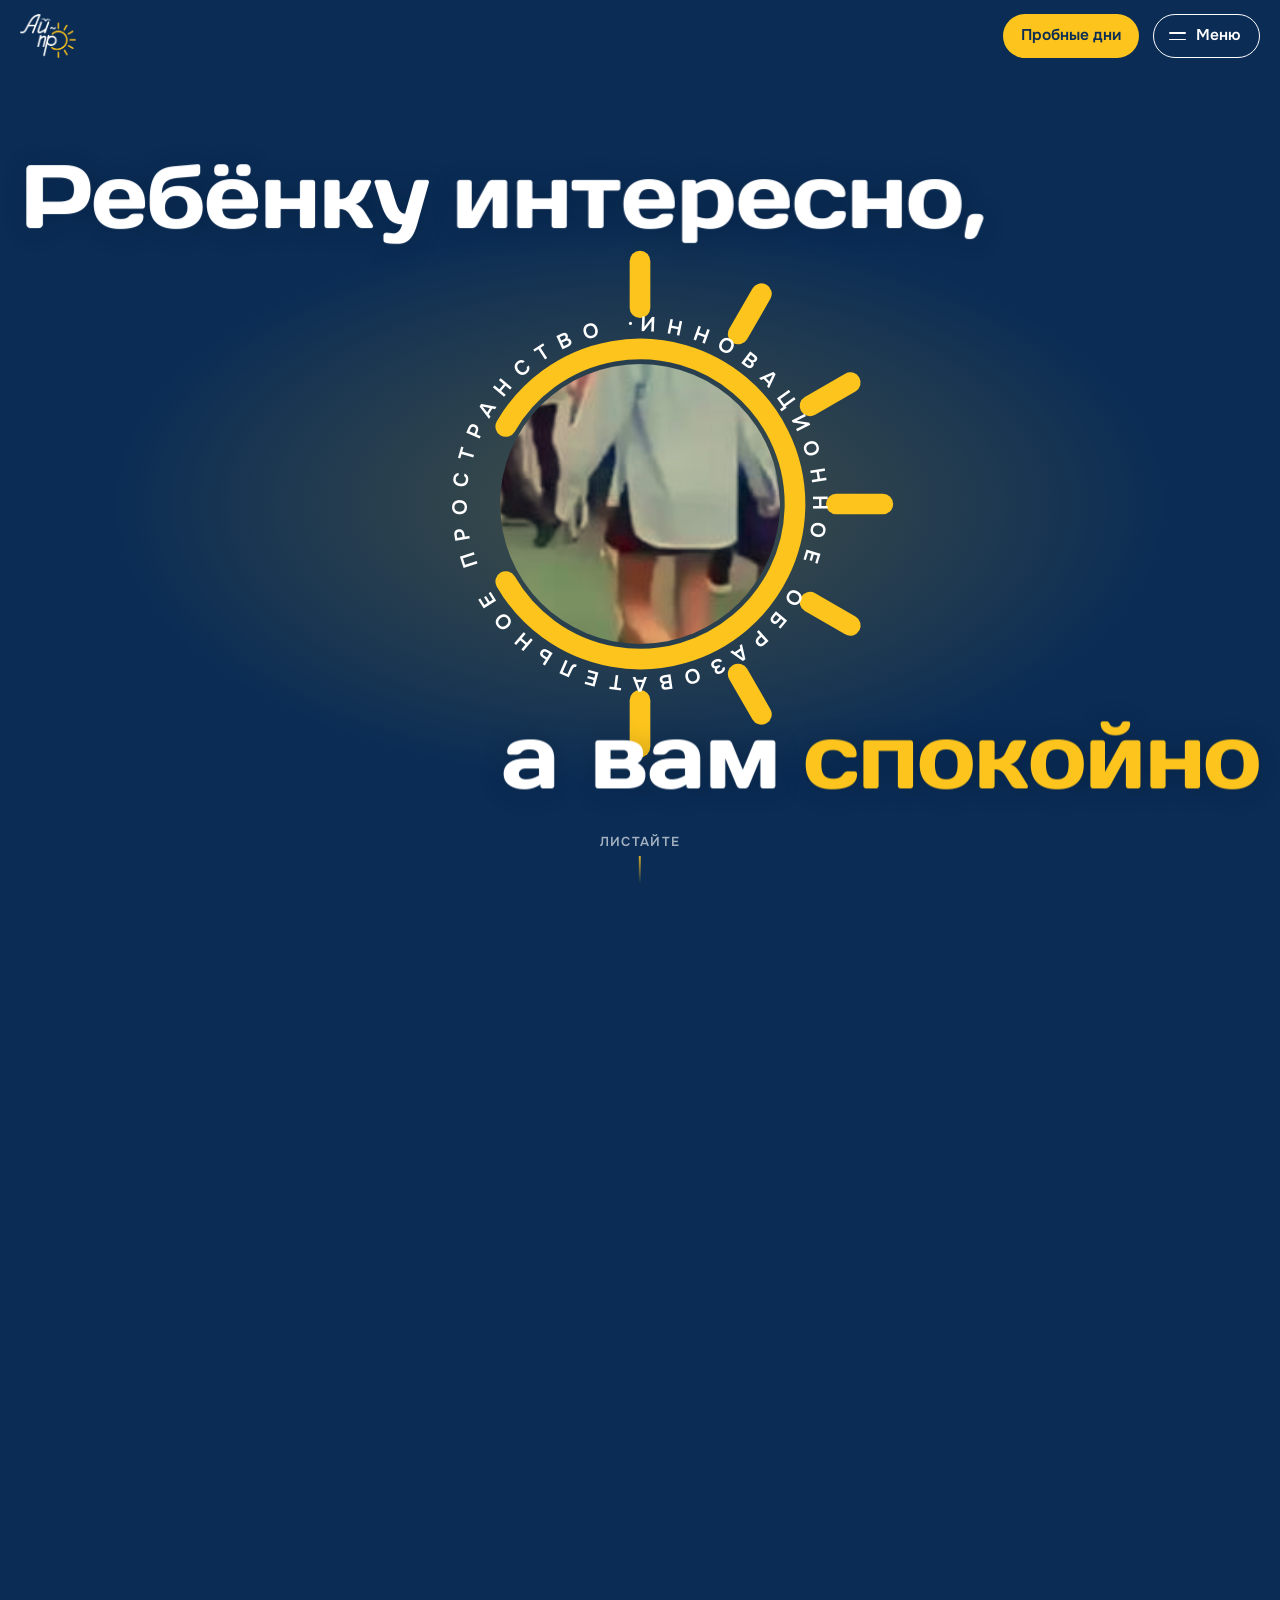
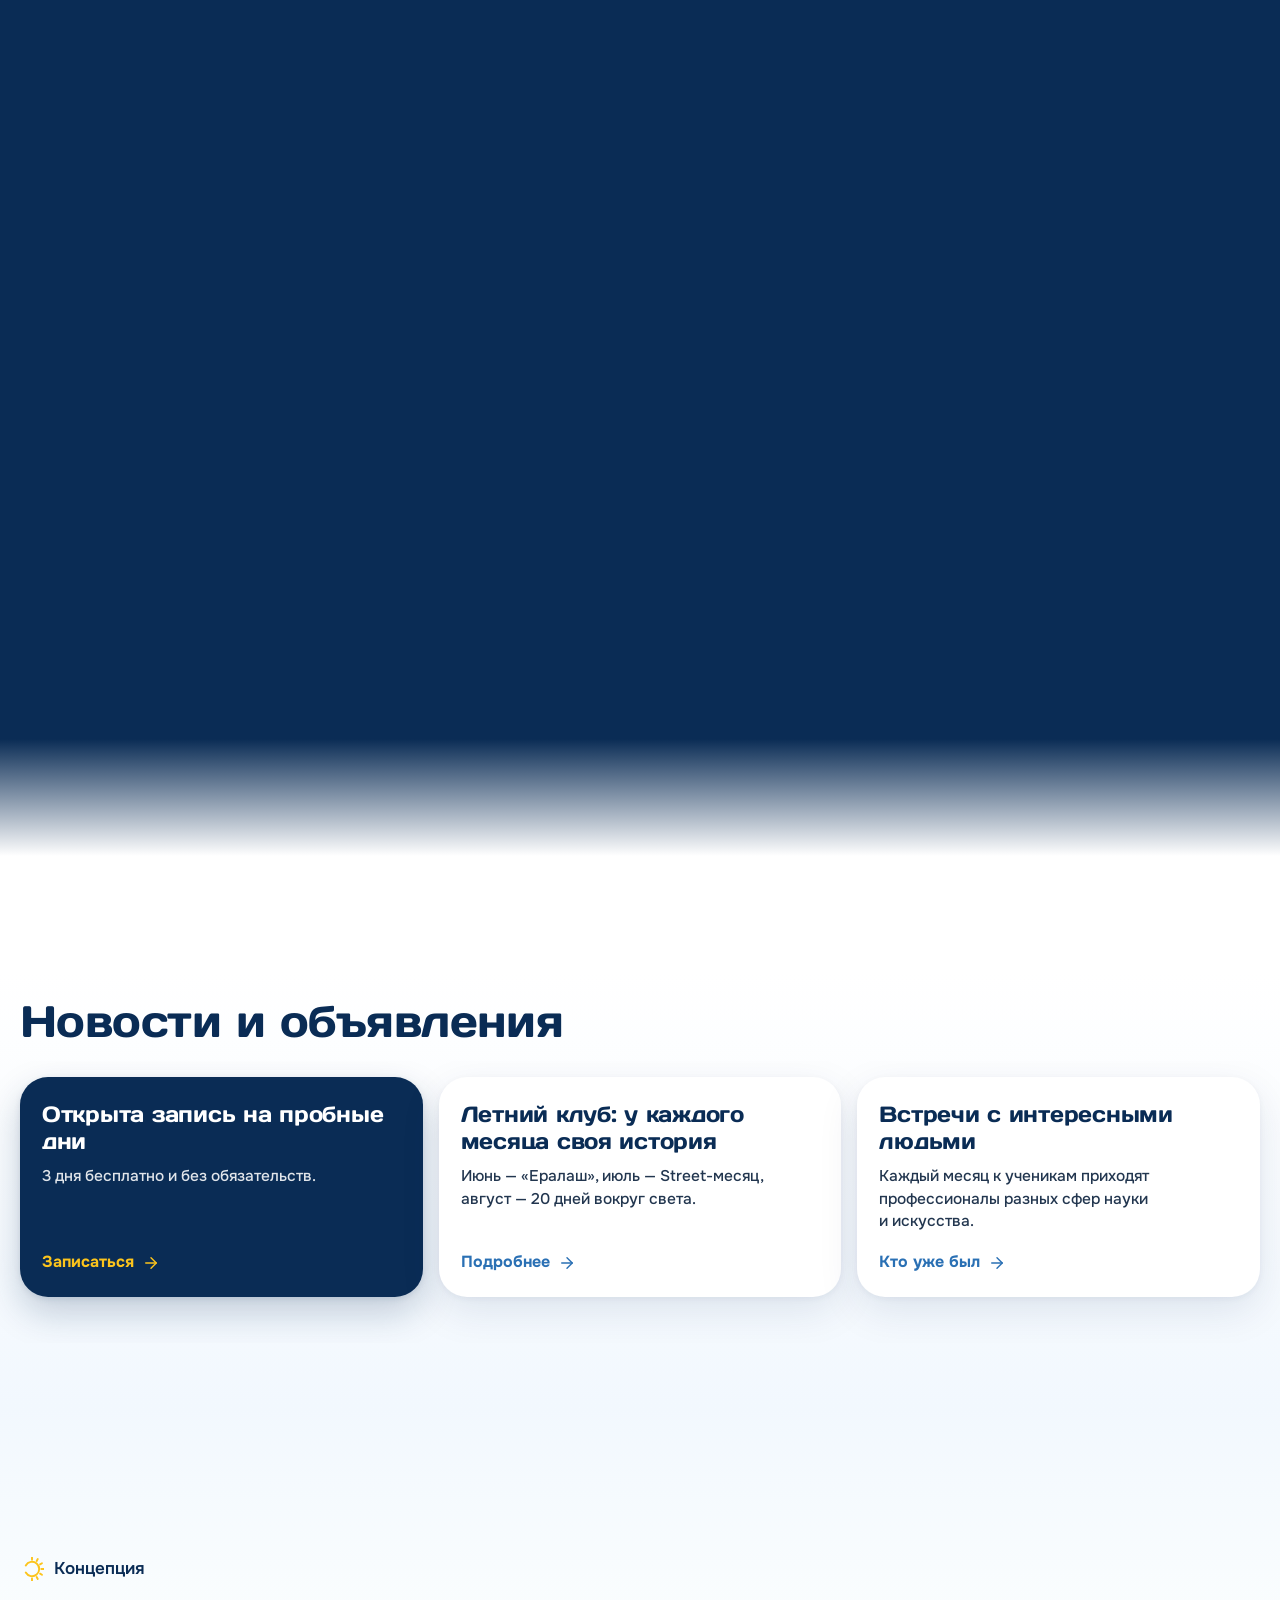
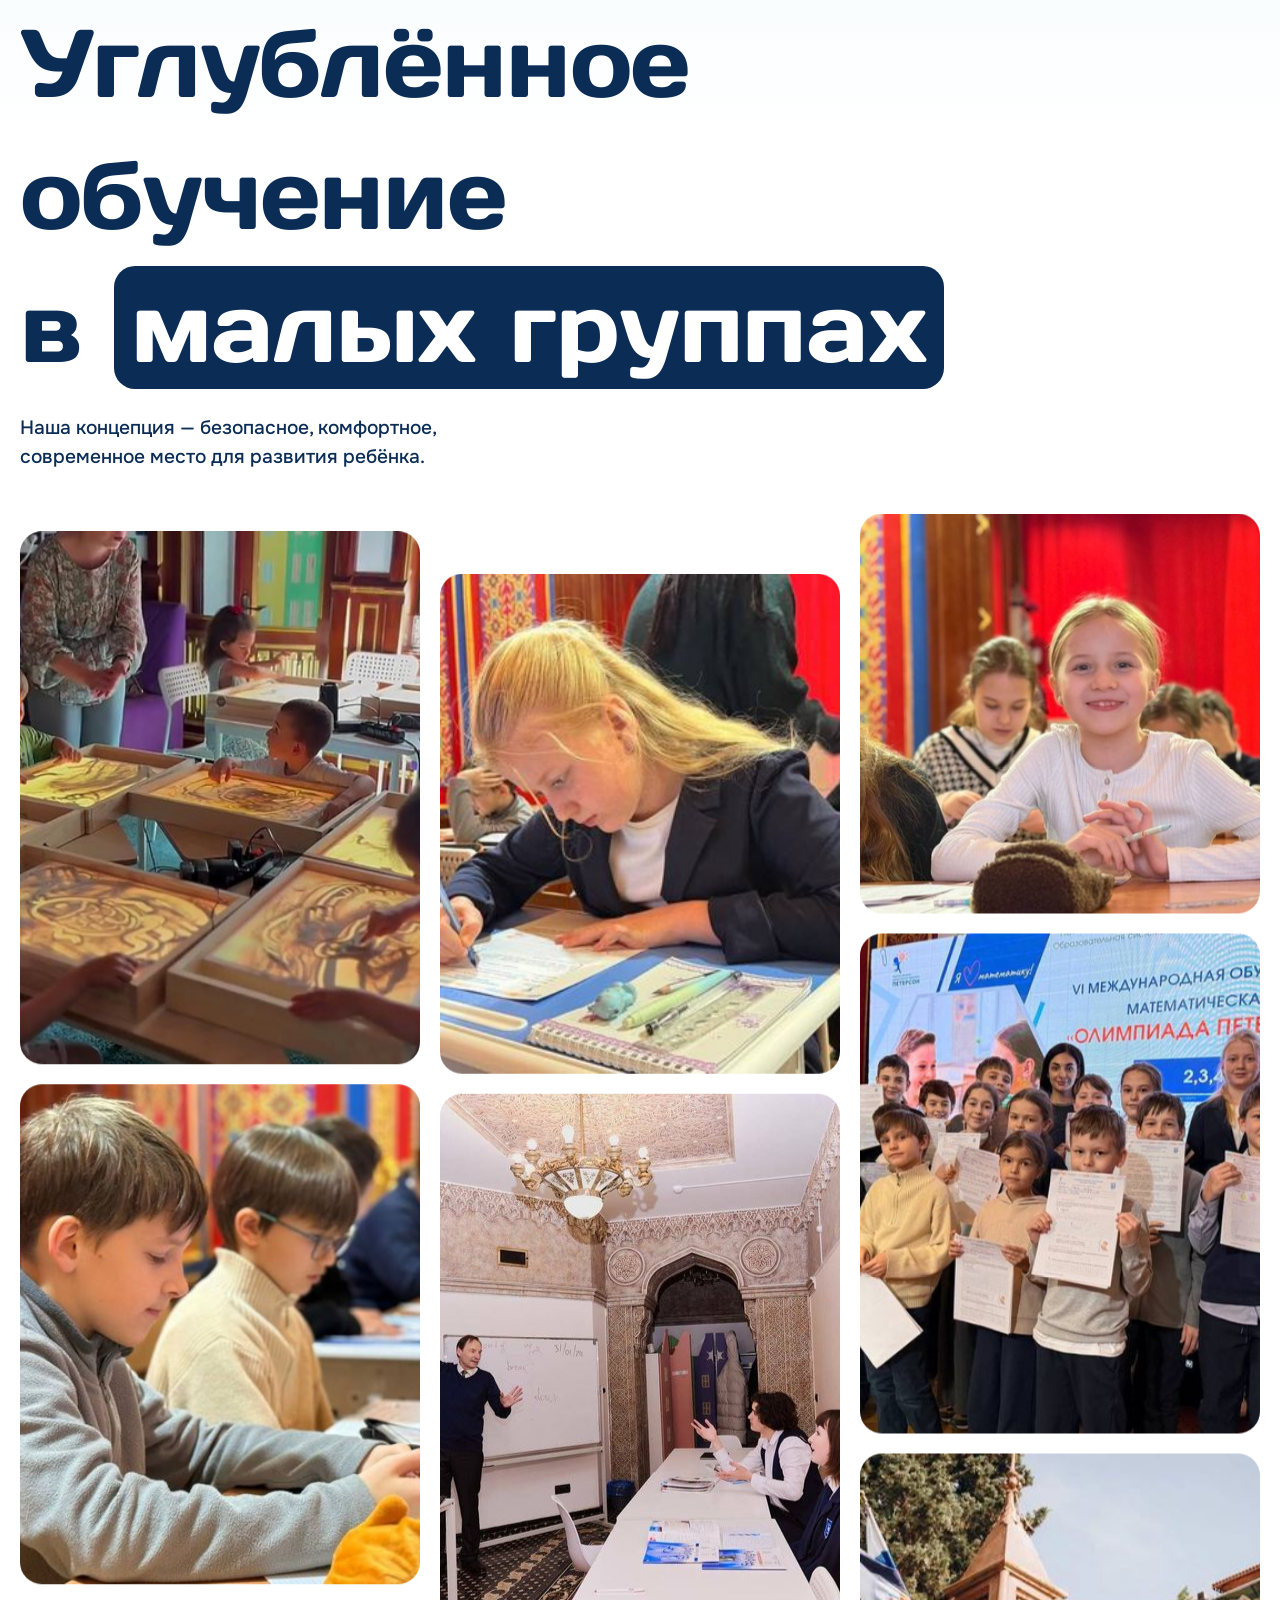
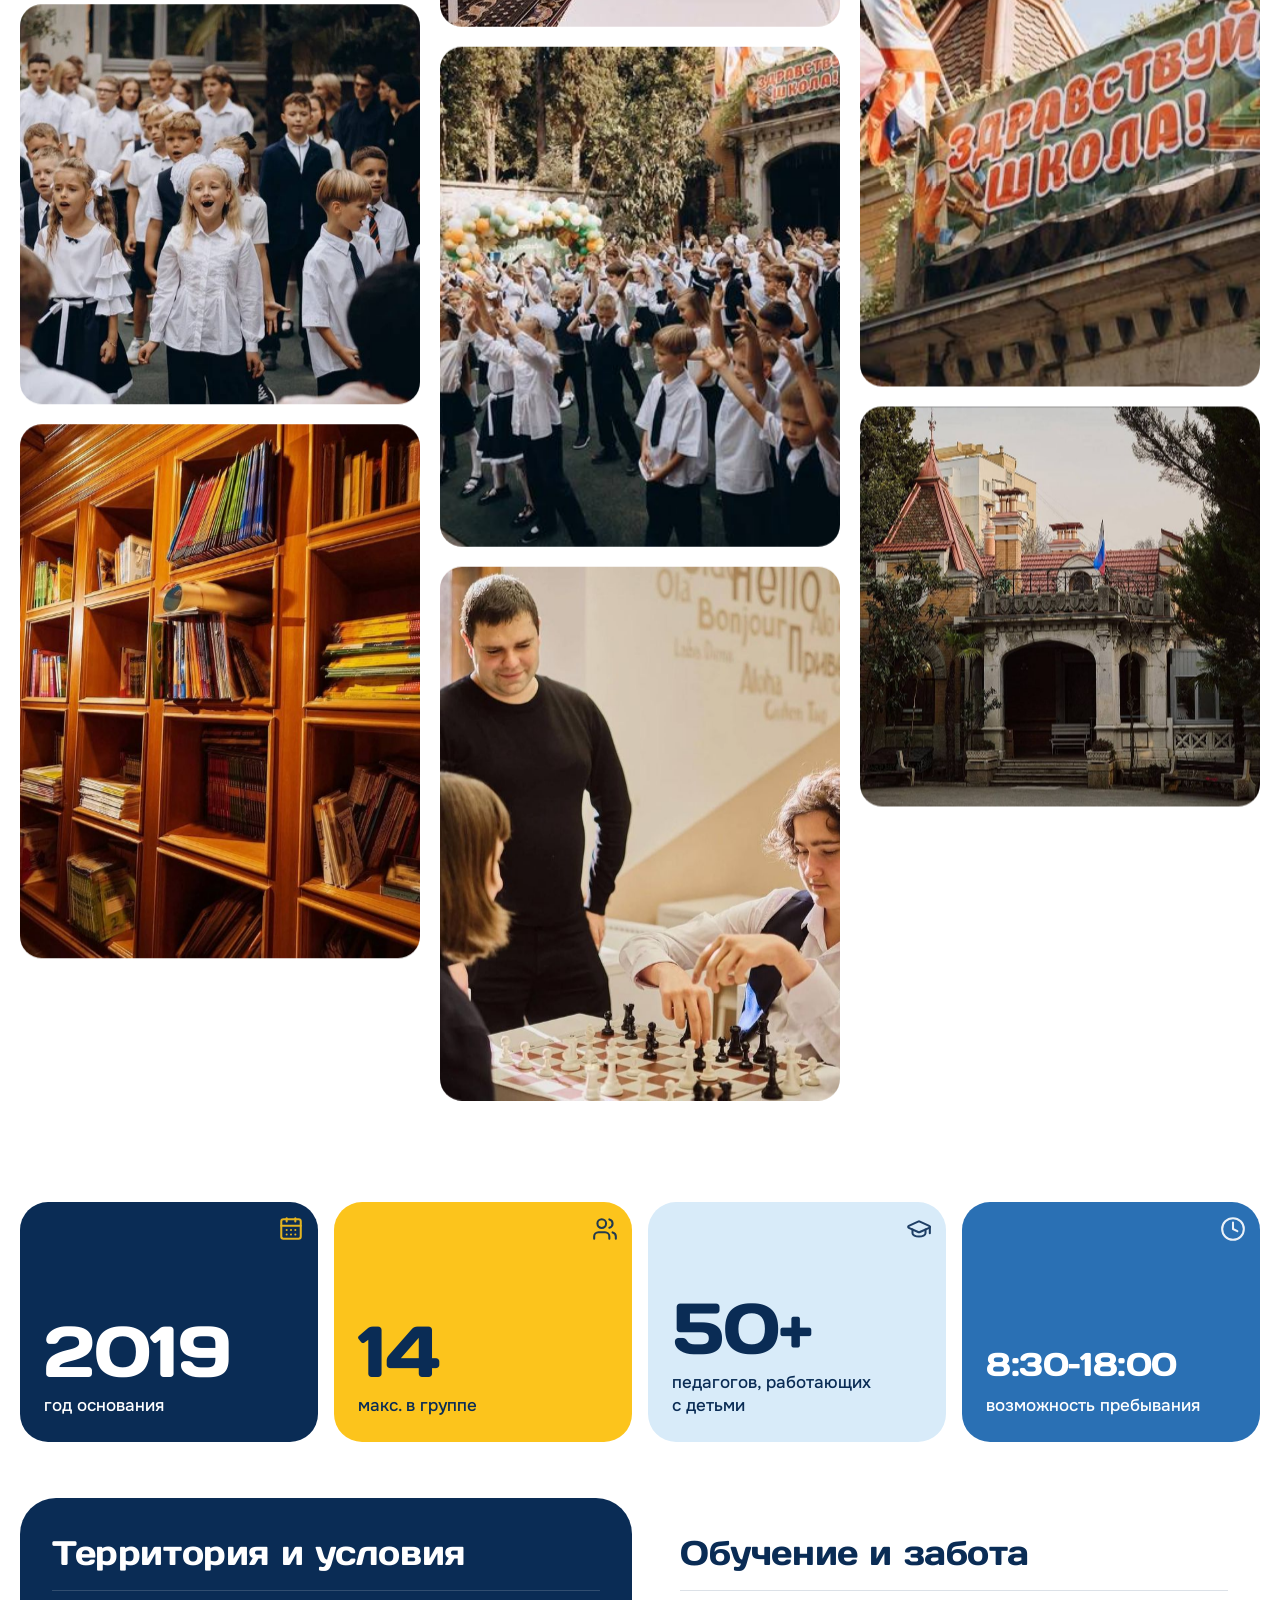
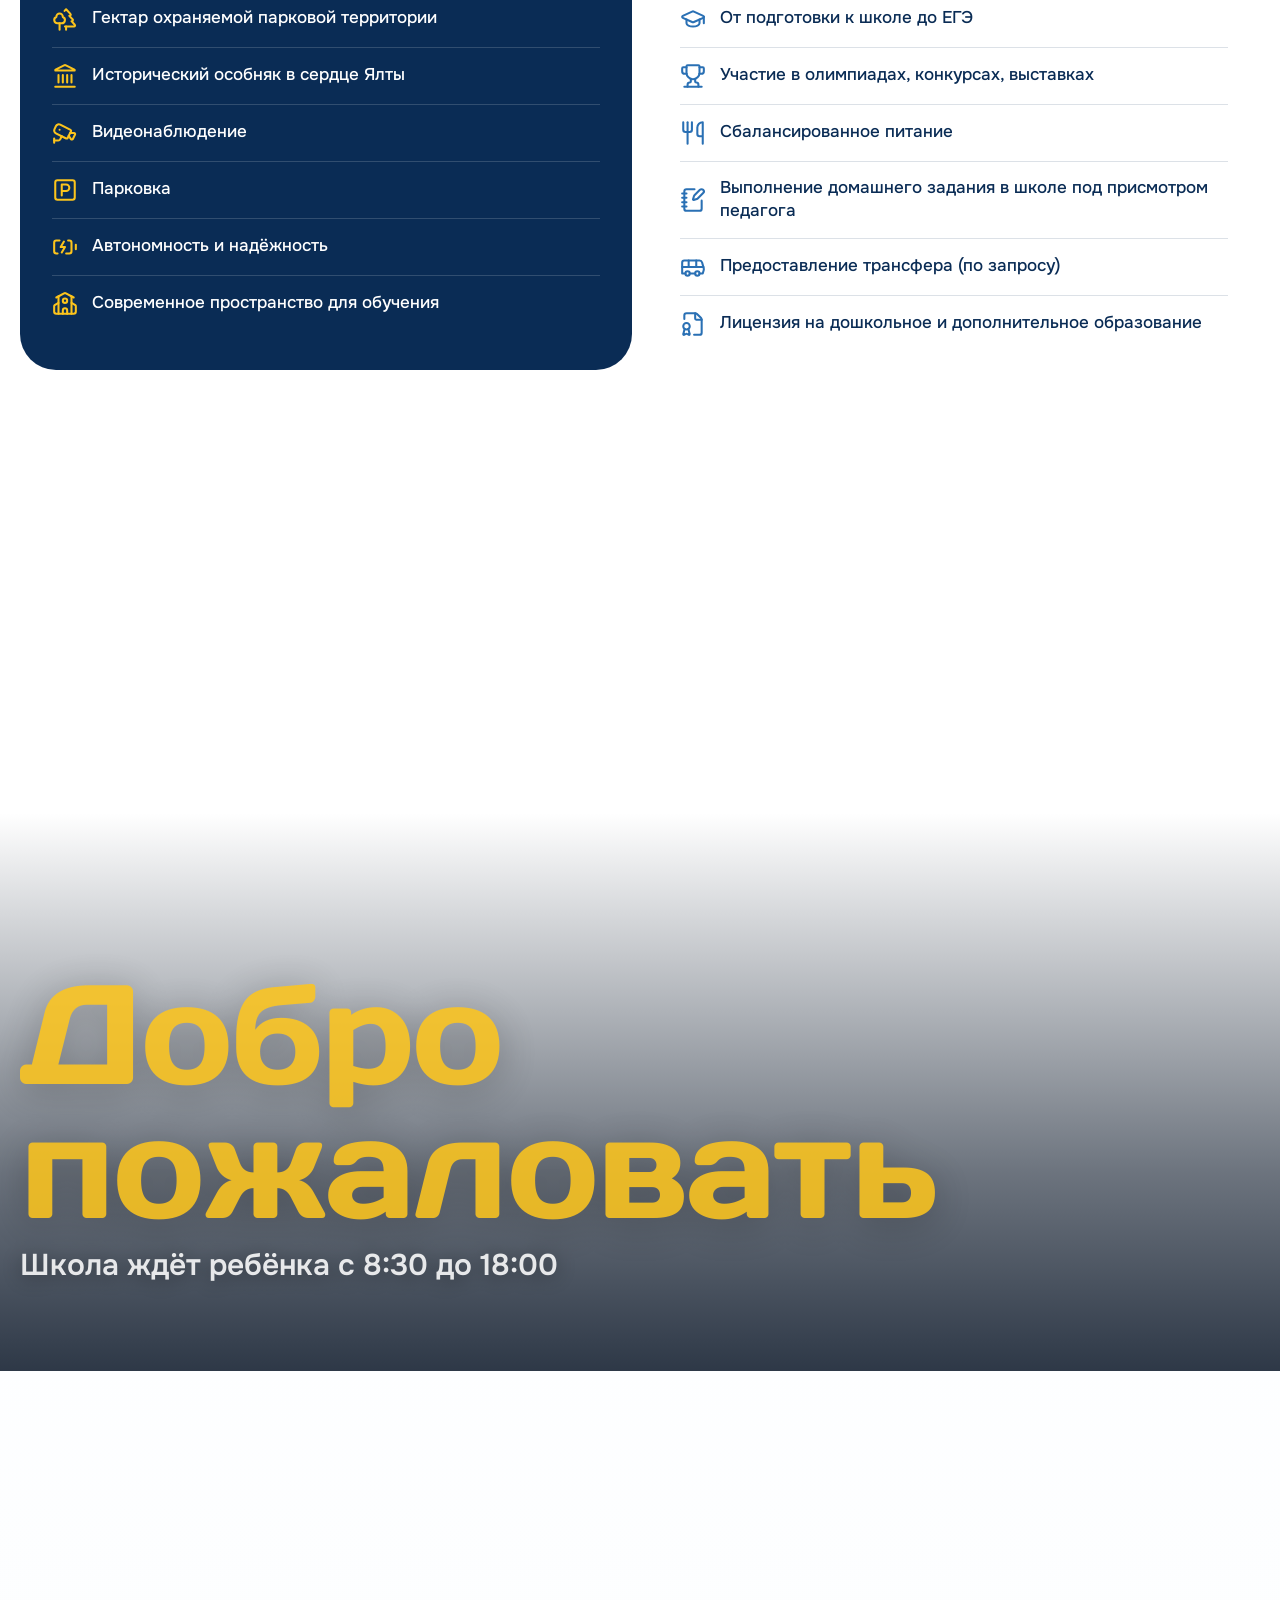
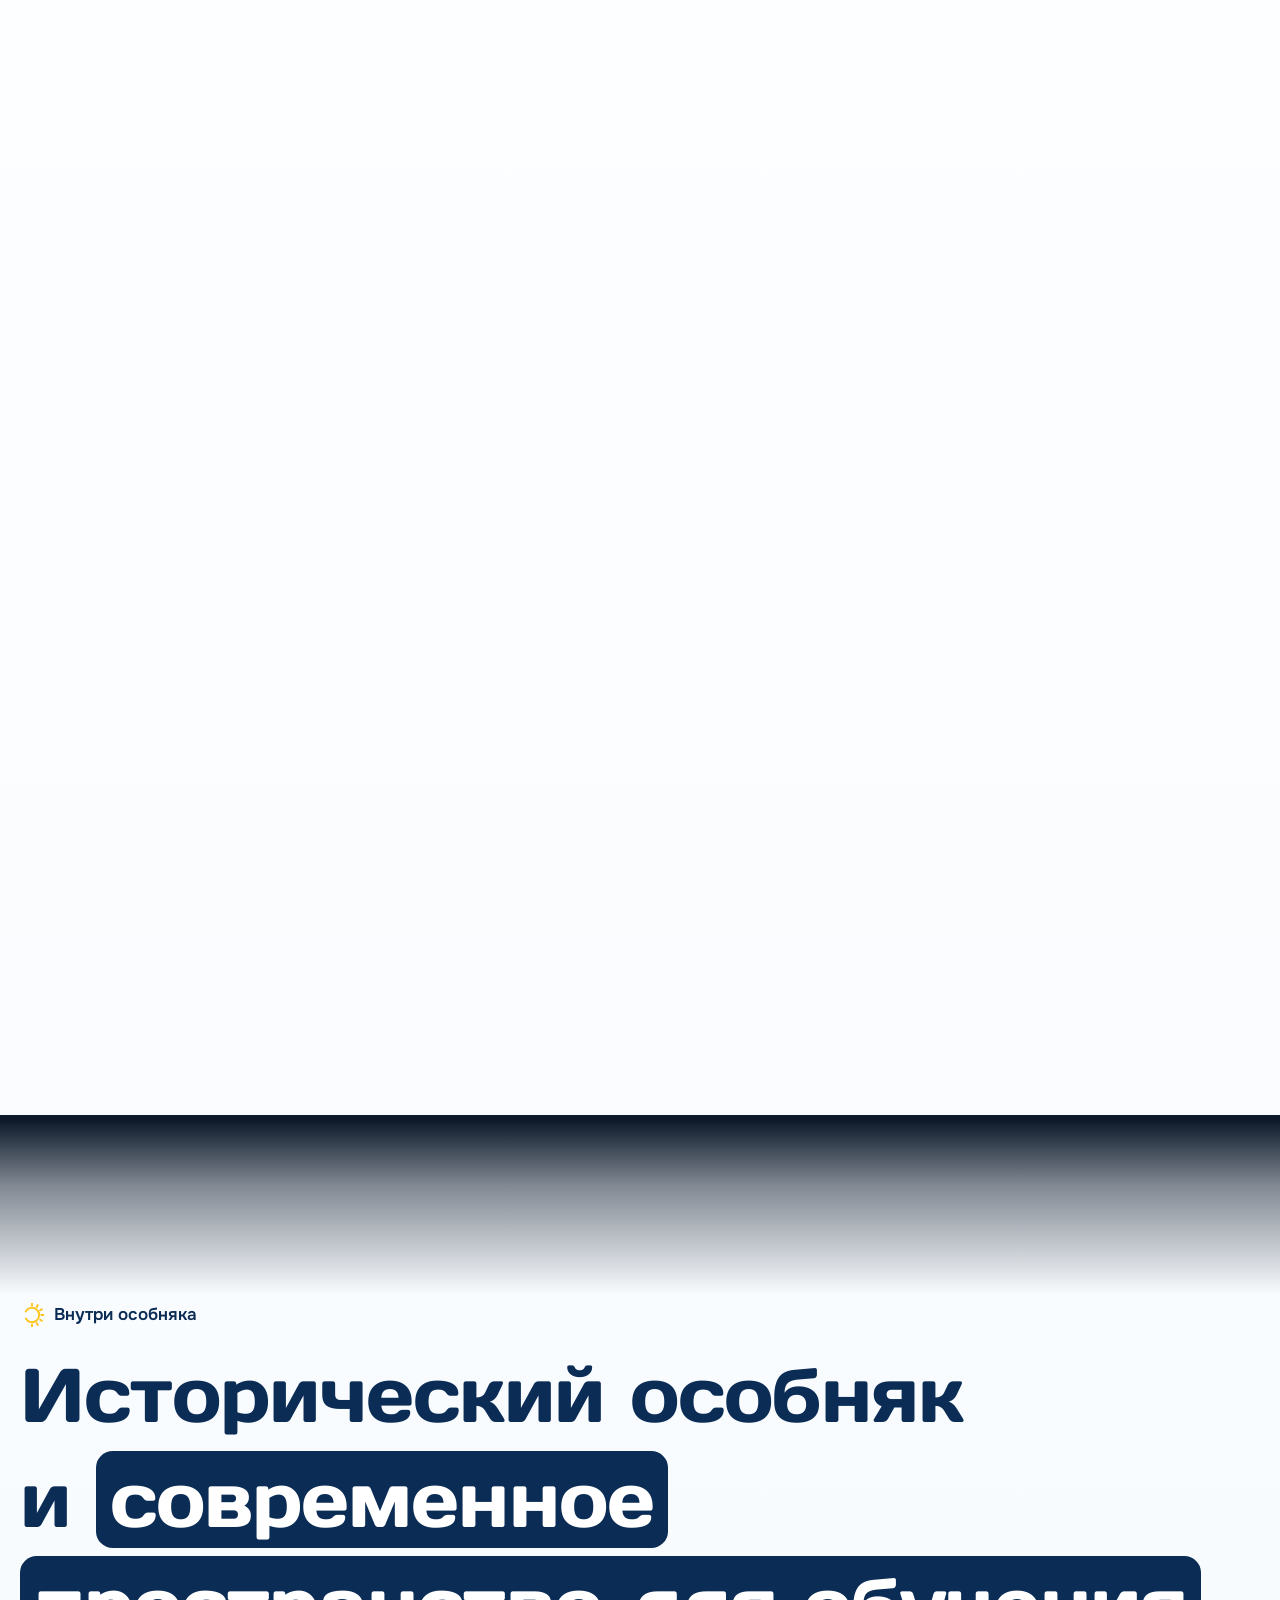
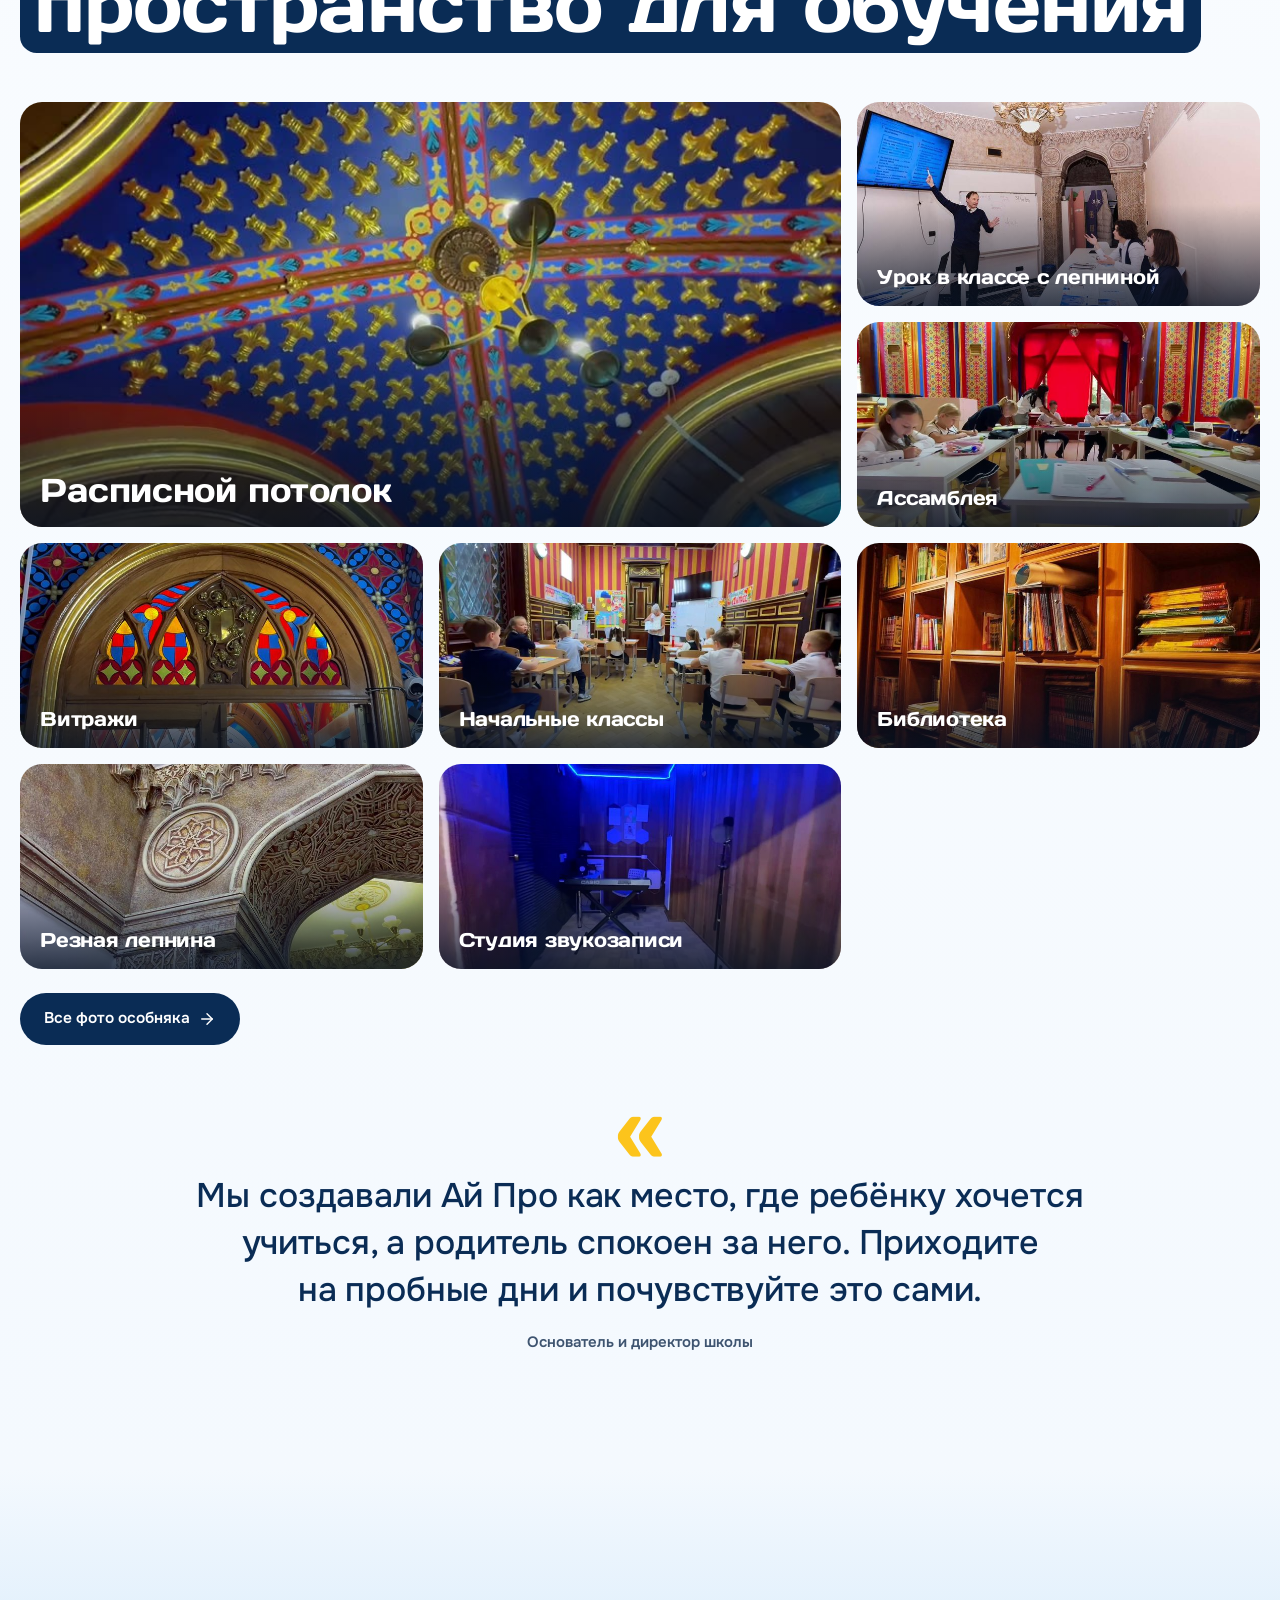
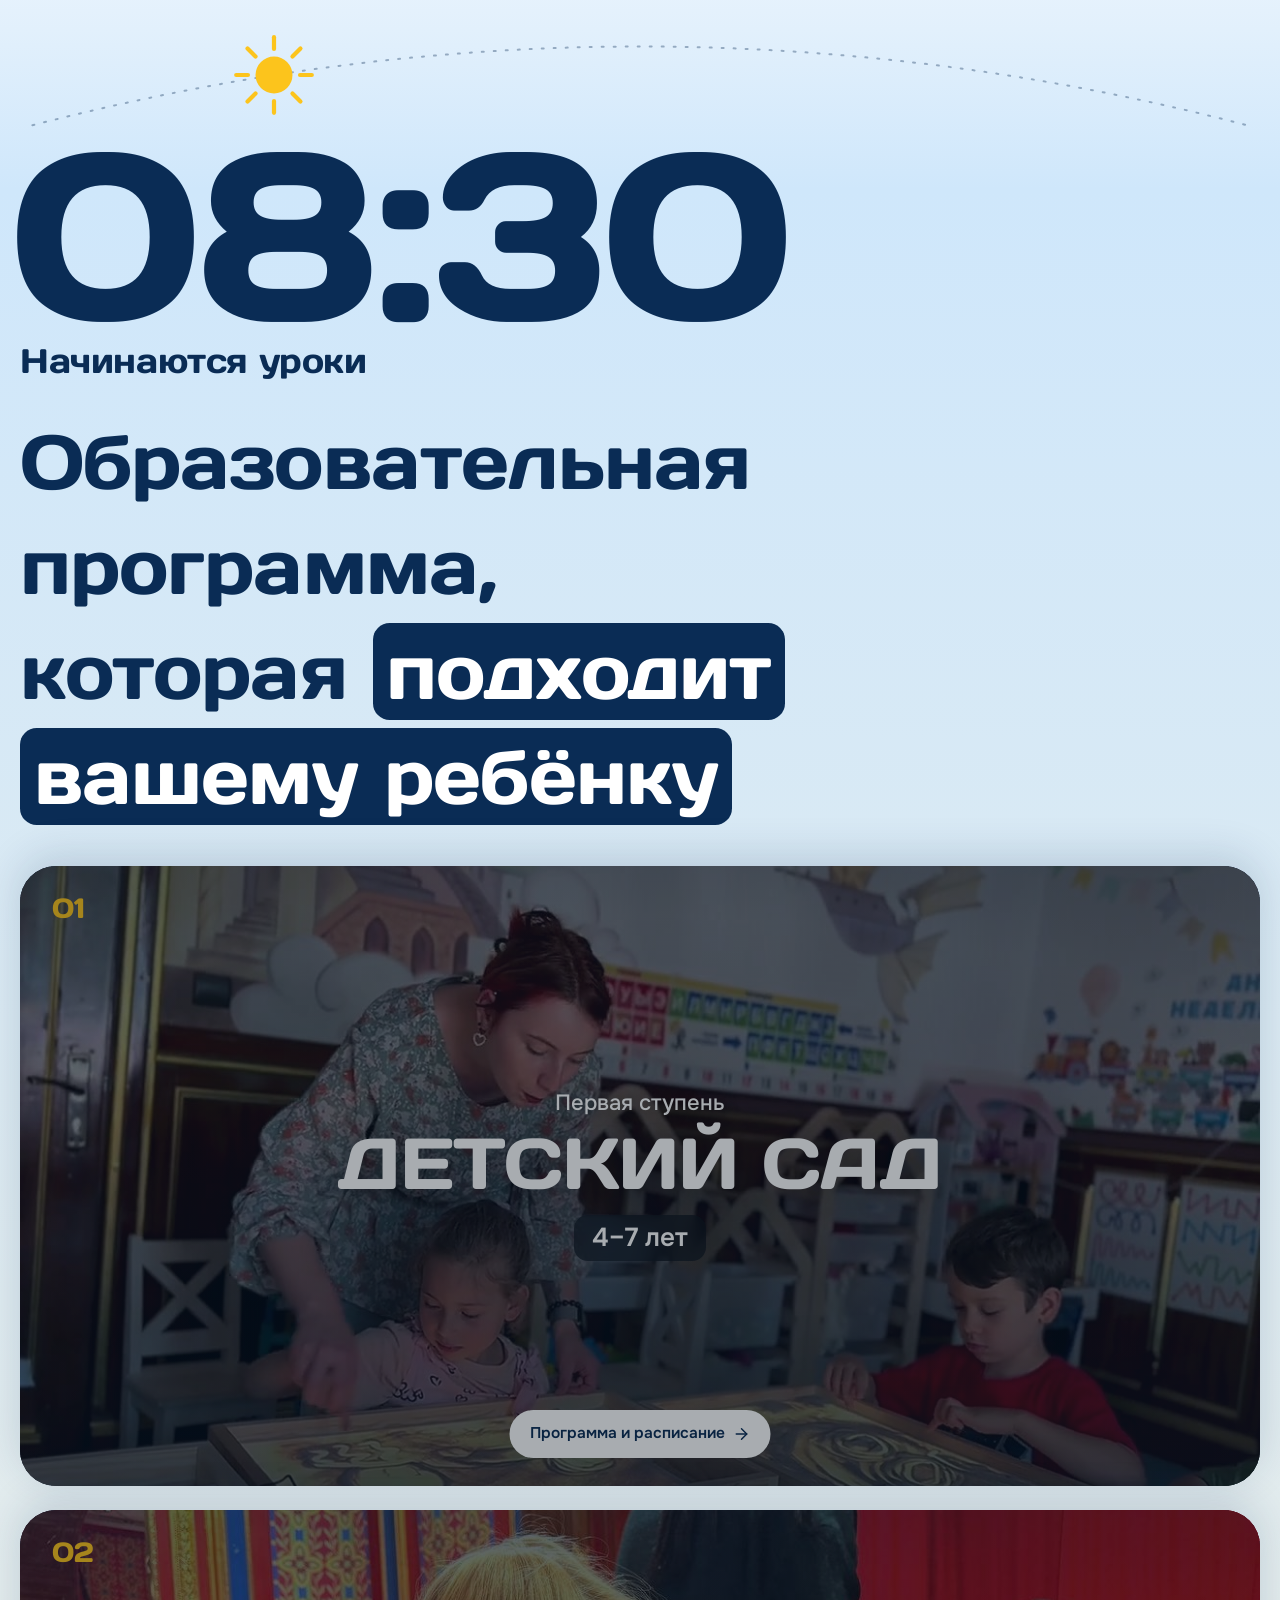
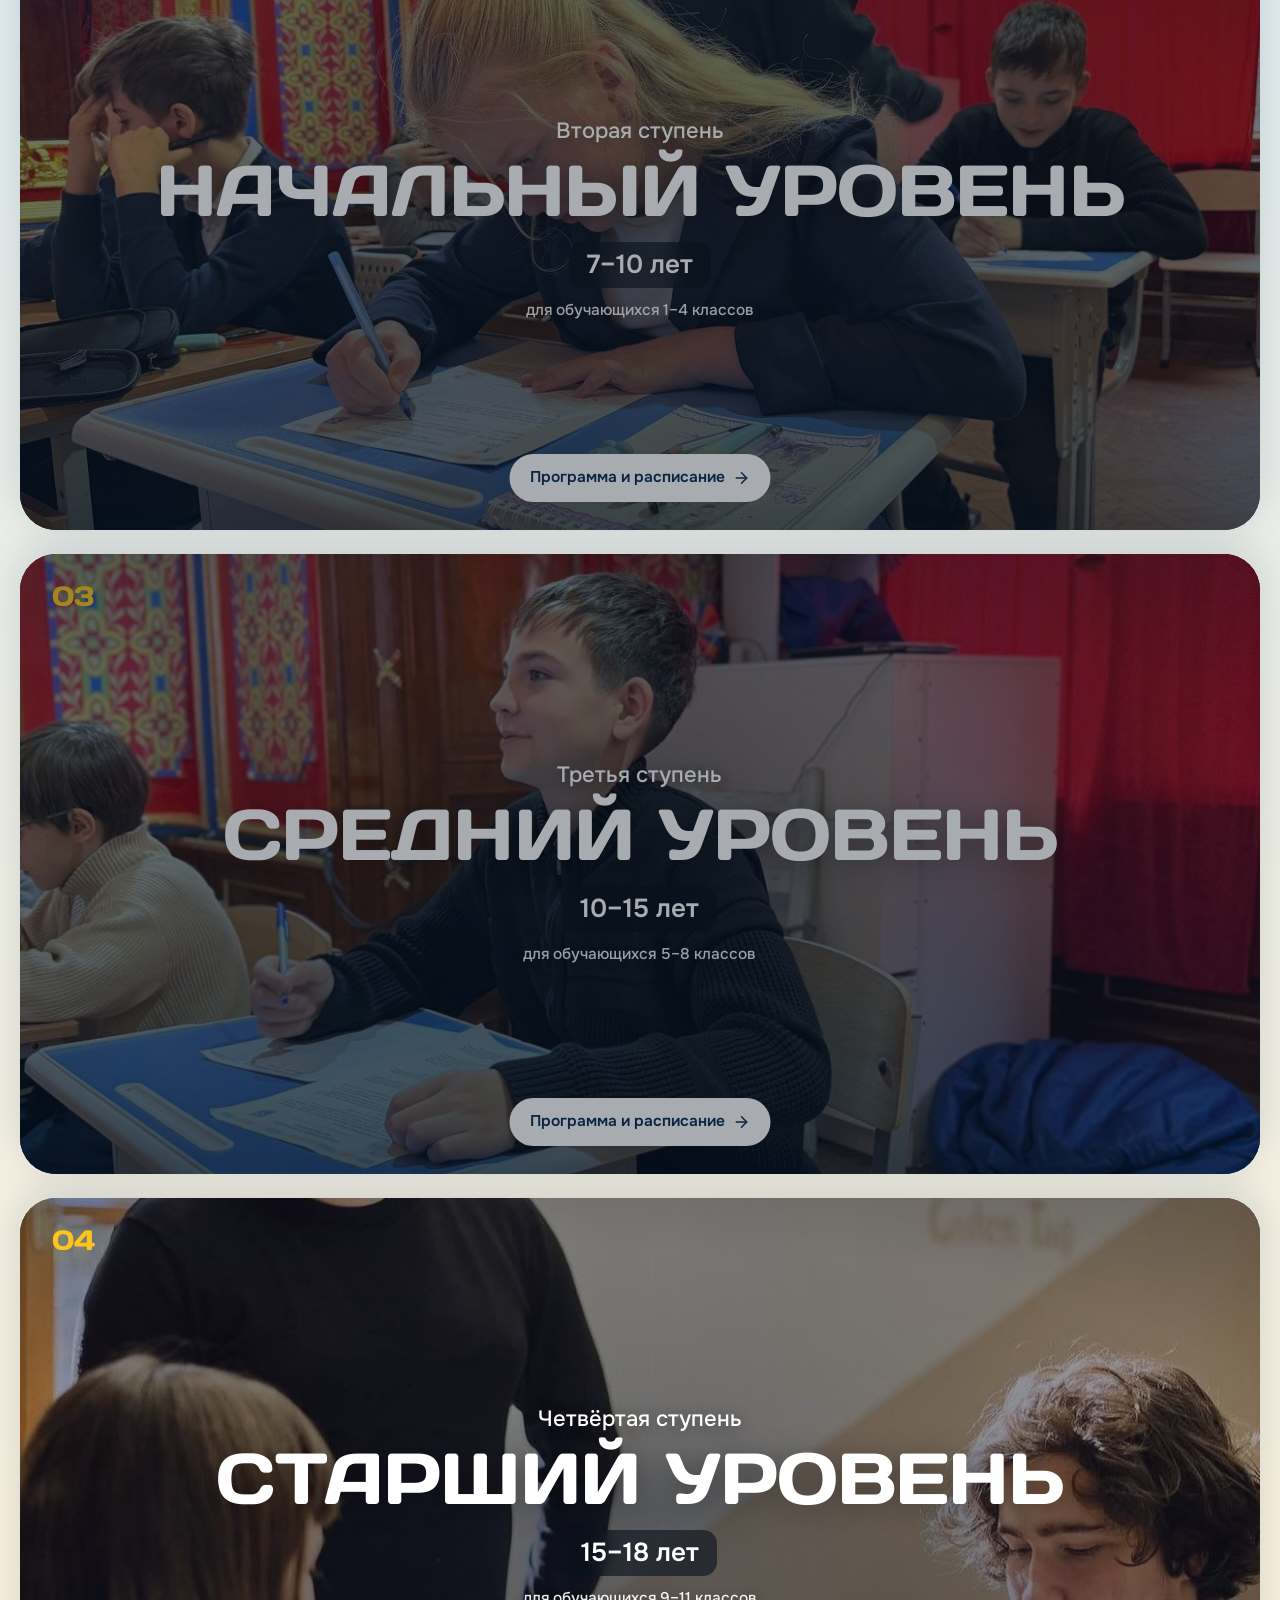
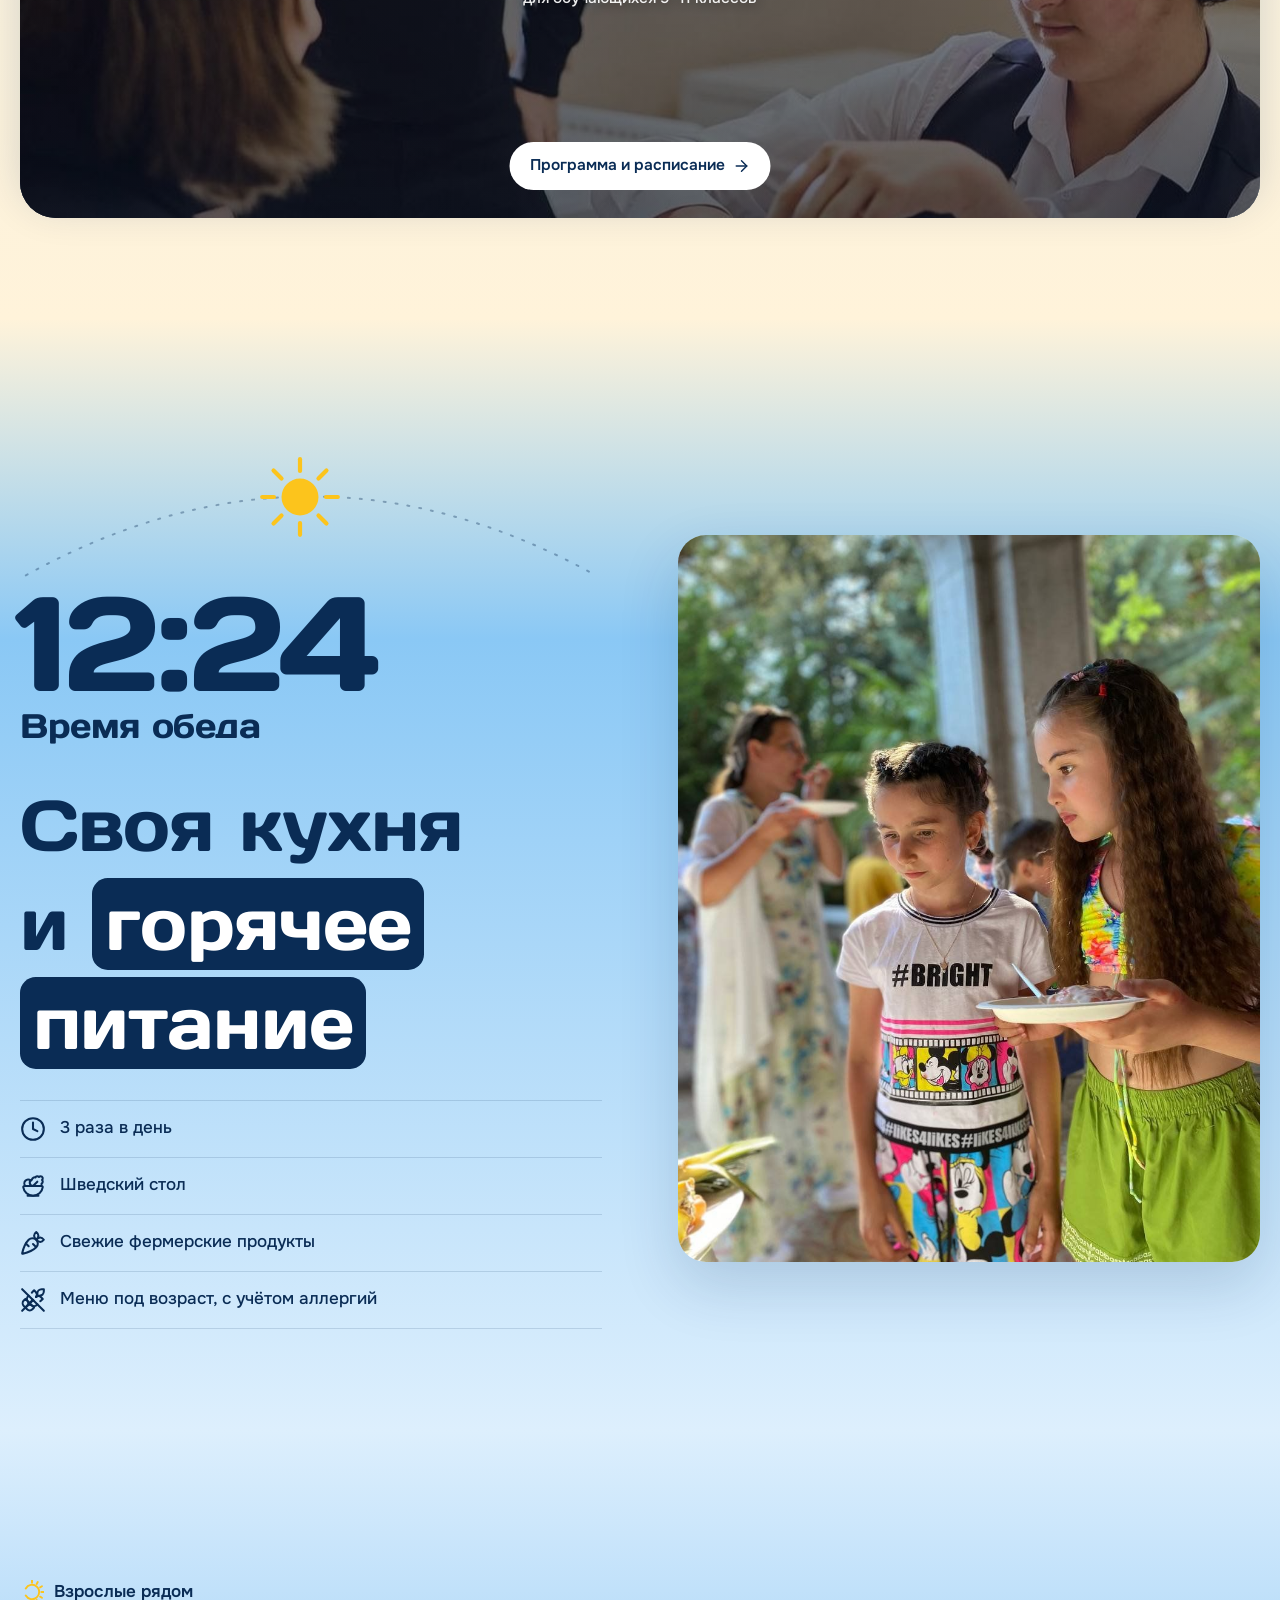
<file: index.html>
<!doctype html>
<html lang="ru">
<head>
<meta charset="utf-8">
<meta name="viewport" content="width=device-width, initial-scale=1, viewport-fit=cover">
<title>Ай Про · частная школа полного дня в Ялте</title>
<meta name="description" content="Ай Про (IPROSCHOOL) — частная школа полного дня в Ялте для детей 4–18 лет: детский сад и школа в историческом особняке, малые группы до 14 человек, языки с носителями, кружки, питание и трансфер. Три пробных дня бесплатно.">
<meta name="theme-color" content="#0A2C55">
<meta property="og:type" content="website">
<meta property="og:locale" content="ru_RU">
<meta property="og:site_name" content="Ай Про · IPROSCHOOL">
<meta property="og:title" content="Ай Про · частная школа полного дня в Ялте">
<meta property="og:description" content="Детский сад и школа в историческом особняке: малые группы, языки с носителями, кружки, питание и трансфер. Три пробных дня бесплатно.">
<meta property="og:image" content="assets/og.jpg">
<link rel="icon" type="image/svg+xml" href="assets/favicon.svg">
<link rel="apple-touch-icon" href="assets/apple-touch-icon.png">
<link rel="preconnect" href="https://fonts.googleapis.com">
<link rel="preconnect" href="https://fonts.gstatic.com" crossorigin>
<link rel="stylesheet" href="https://fonts.googleapis.com/css2?family=Days+One&family=Onest:wght@400;500;600;700&display=swap">
<link rel="stylesheet" href="assets/css/site.css?v=eb2b4025">
<script>document.documentElement.classList.add('js');try{if(localStorage.getItem('ipro-a11y')==='1')document.documentElement.classList.add('a11y')}catch(e){}</script>
</head>
<body>
<svg class="sprite" aria-hidden="true" xmlns="http://www.w3.org/2000/svg"><symbol id="i-arrow-left" viewBox="0 0 24 24"><path d="m12 19-7-7 7-7" /> <path d="M19 12H5" /></symbol><symbol id="i-arrow-right" viewBox="0 0 24 24"><path d="M5 12h14" /> <path d="m12 5 7 7-7 7" /></symbol><symbol id="i-arrow-up" viewBox="0 0 24 24"><path d="m5 12 7-7 7 7" /> <path d="M12 19V5" /></symbol><symbol id="i-arrow-up-right" viewBox="0 0 24 24"><path d="M7 7h10v10" /> <path d="M7 17 17 7" /></symbol><symbol id="i-badge-percent" viewBox="0 0 24 24"><path d="M3.85 8.62a4 4 0 0 1 4.78-4.77 4 4 0 0 1 6.74 0 4 4 0 0 1 4.78 4.78 4 4 0 0 1 0 6.74 4 4 0 0 1-4.77 4.78 4 4 0 0 1-6.75 0 4 4 0 0 1-4.78-4.77 4 4 0 0 1 0-6.76Z" /> <path d="m15 9-6 6" /> <path d="M9 9h.01" /> <path d="M15 15h.01" /></symbol><symbol id="i-battery-charging" viewBox="0 0 24 24"><path d="m11 7-3 5h4l-3 5" /> <path d="M14.856 6H16a2 2 0 0 1 2 2v8a2 2 0 0 1-2 2h-2.935" /> <path d="M22 14v-4" /> <path d="M5.14 18H4a2 2 0 0 1-2-2V8a2 2 0 0 1 2-2h2.936" /></symbol><symbol id="i-briefcase-medical" viewBox="0 0 24 24"><path d="M12 11v4" /> <path d="M14 13h-4" /> <path d="M16 6V4a2 2 0 0 0-2-2h-4a2 2 0 0 0-2 2v2" /> <path d="M18 6v14" /> <path d="M6 6v14" /> <rect width="20" height="14" x="2" y="6" rx="2" /></symbol><symbol id="i-building" viewBox="0 0 24 24"><path d="M12 10h.01" /> <path d="M12 14h.01" /> <path d="M12 6h.01" /> <path d="M16 10h.01" /> <path d="M16 14h.01" /> <path d="M16 6h.01" /> <path d="M8 10h.01" /> <path d="M8 14h.01" /> <path d="M8 6h.01" /> <path d="M9 22v-3a1 1 0 0 1 1-1h4a1 1 0 0 1 1 1v3" /> <rect x="4" y="2" width="16" height="20" rx="2" /></symbol><symbol id="i-bus" viewBox="0 0 24 24"><path d="M8 6v6" /> <path d="M15 6v6" /> <path d="M2 12h19.6" /> <path d="M18 18h3s.5-1.7.8-2.8c.1-.4.2-.8.2-1.2 0-.4-.1-.8-.2-1.2l-1.4-5C20.1 6.8 19.1 6 18 6H4a2 2 0 0 0-2 2v10h3" /> <circle cx="7" cy="18" r="2" /> <path d="M9 18h5" /> <circle cx="16" cy="18" r="2" /></symbol><symbol id="i-calendar-days" viewBox="0 0 24 24"><path d="M8 2v3" /> <path d="M16 2v3" /> <rect x="3" y="3" width="18" height="18" rx="2" /> <path d="M3 9h18" /> <path d="M8 13h.01" /> <path d="M12 13h.01" /> <path d="M16 13h.01" /> <path d="M8 17h.01" /> <path d="M12 17h.01" /> <path d="M16 17h.01" /></symbol><symbol id="i-carrot" viewBox="0 0 24 24"><path d="M15 16a1 1 0 0 0-7-7q-4 4-5.987 12.385a.5.5 0 0 0 .602.602Q11 20 15 16l-3-3" /> <path d="M15 9q4 4 7 0-3-4-7 0 4-4 0-7-4 3 0 7" /> <path d="m8 15-2.58-2.58" /></symbol><symbol id="i-cctv" viewBox="0 0 24 24"><path d="M16.75 12h3.632a1 1 0 0 1 .894 1.447l-2.034 4.069a1 1 0 0 1-1.708.134l-2.124-2.97" /> <path d="M17.106 9.053a1 1 0 0 1 .447 1.341l-3.106 6.211a1 1 0 0 1-1.342.447L3.61 12.3a2.92 2.92 0 0 1-1.3-3.91L3.69 5.6a2.92 2.92 0 0 1 3.92-1.3z" /> <path d="M2 19h3.76a2 2 0 0 0 1.8-1.1L9 15" /> <path d="M2 21v-4" /> <path d="M7 9h.01" /></symbol><symbol id="i-check" viewBox="0 0 24 24"><path d="M20 6 9 17l-5-5" /></symbol><symbol id="i-chevron-left" viewBox="0 0 24 24"><path d="m15 18-6-6 6-6" /></symbol><symbol id="i-chevron-right" viewBox="0 0 24 24"><path d="m9 18 6-6-6-6" /></symbol><symbol id="i-clock" viewBox="0 0 24 24"><circle cx="12" cy="12" r="10" /> <path d="M12 6v6l4 2" /></symbol><symbol id="i-eye" viewBox="0 0 24 24"><path d="M2.062 12.348a1 1 0 0 1 0-.696 10.75 10.75 0 0 1 19.876 0 1 1 0 0 1 0 .696 10.75 10.75 0 0 1-19.876 0" /> <circle cx="12" cy="12" r="3" /></symbol><symbol id="i-fence" viewBox="0 0 24 24"><path d="M4 3 2 5v15c0 .6.4 1 1 1h2c.6 0 1-.4 1-1V5Z" /> <path d="M6 8h4" /> <path d="M6 18h4" /> <path d="m12 3-2 2v15c0 .6.4 1 1 1h2c.6 0 1-.4 1-1V5Z" /> <path d="M14 8h4" /> <path d="M14 18h4" /> <path d="m20 3-2 2v15c0 .6.4 1 1 1h2c.6 0 1-.4 1-1V5Z" /></symbol><symbol id="i-file-badge" viewBox="0 0 24 24"><path d="M13 22h5a2 2 0 0 0 2-2V8a2.4 2.4 0 0 0-.706-1.706l-3.588-3.588A2.4 2.4 0 0 0 14 2H6a2 2 0 0 0-2 2v3.3" /> <path d="M14 2v5a1 1 0 0 0 1 1h5" /> <path d="m7.69 16.479 1.29 4.88a.5.5 0 0 1-.698.591l-1.843-.849a1 1 0 0 0-.879.001l-1.846.85a.5.5 0 0 1-.692-.593l1.29-4.88" /> <circle cx="6" cy="14" r="3" /></symbol><symbol id="i-file-text" viewBox="0 0 24 24"><path d="M6 22a2 2 0 0 1-2-2V4a2 2 0 0 1 2-2h8a2.4 2.4 0 0 1 1.704.706l3.588 3.588A2.4 2.4 0 0 1 20 8v12a2 2 0 0 1-2 2z" /> <path d="M14 2v5a1 1 0 0 0 1 1h5" /> <path d="M10 9H8" /> <path d="M16 13H8" /> <path d="M16 17H8" /></symbol><symbol id="i-fire-extinguisher" viewBox="0 0 24 24"><path d="M15 6.5V3a1 1 0 0 0-1-1h-2a1 1 0 0 0-1 1v3.5" /> <path d="M9 18h8" /> <path d="M18 3h-3" /> <path d="M11 3a6 6 0 0 0-6 6v11" /> <path d="M5 13h4" /> <path d="M17 10a4 4 0 0 0-8 0v10a2 2 0 0 0 2 2h4a2 2 0 0 0 2-2Z" /></symbol><symbol id="i-graduation-cap" viewBox="0 0 24 24"><path d="M21.42 10.922a1 1 0 0 0-.019-1.838L12.83 5.18a2 2 0 0 0-1.66 0L2.6 9.08a1 1 0 0 0 0 1.832l8.57 3.908a2 2 0 0 0 1.66 0z" /> <path d="M22 10v6" /> <path d="M6 12.5V16a6 3 0 0 0 12 0v-3.5" /></symbol><symbol id="i-hand-coins" viewBox="0 0 24 24"><path d="M11 15h2a2 2 0 1 0 0-4h-3c-.6 0-1.1.2-1.4.6L3 17" /> <path d="m7 21 1.6-1.4c.3-.4.8-.6 1.4-.6h4c1.1 0 2.1-.4 2.8-1.2l4.6-4.4a2 2 0 0 0-2.75-2.91l-4.2 3.9" /> <path d="m2 16 6 6" /> <circle cx="16" cy="9" r="2.9" /> <circle cx="6" cy="5" r="3" /></symbol><symbol id="i-house" viewBox="0 0 24 24"><path d="M15 21v-8a1 1 0 0 0-1-1h-4a1 1 0 0 0-1 1v8" /> <path d="M3 10a2 2 0 0 1 .709-1.528l7-6a2 2 0 0 1 2.582 0l7 6A2 2 0 0 1 21 10v9a2 2 0 0 1-2 2H5a2 2 0 0 1-2-2z" /></symbol><symbol id="i-landmark" viewBox="0 0 24 24"><path d="M10 18v-7" /> <path d="M11.119 2.205a2 2 0 0 1 1.762 0l7.84 3.846A.5.5 0 0 1 20.5 7h-17a.5.5 0 0 1-.22-.949z" /> <path d="M14 18v-7" /> <path d="M18 18v-7" /> <path d="M3 22h18" /> <path d="M6 18v-7" /></symbol><symbol id="i-lock" viewBox="0 0 24 24"><rect width="18" height="11" x="3" y="11" rx="2" ry="2" /> <path d="M7 11V7a5 5 0 0 1 10 0v4" /></symbol><symbol id="i-map-pin" viewBox="0 0 24 24"><path d="M20 10c0 4.993-5.539 10.193-7.399 11.799a1 1 0 0 1-1.202 0C9.539 20.193 4 14.993 4 10a8 8 0 0 1 16 0" /> <circle cx="12" cy="10" r="3" /></symbol><symbol id="i-message-circle" viewBox="0 0 24 24"><path d="M2.992 16.342a2 2 0 0 1 .094 1.167l-1.065 3.29a1 1 0 0 0 1.236 1.168l3.413-.998a2 2 0 0 1 1.099.092 10 10 0 1 0-4.777-4.719" /></symbol><symbol id="i-message-circle-question-mark" viewBox="0 0 24 24"><path d="M2.992 16.342a2 2 0 0 1 .094 1.167l-1.065 3.29a1 1 0 0 0 1.236 1.168l3.413-.998a2 2 0 0 1 1.099.092 10 10 0 1 0-4.777-4.719" /> <path d="M9.09 9a3 3 0 0 1 5.83 1c0 2-3 3-3 3" /> <path d="M12 17h.01" /></symbol><symbol id="i-notebook-pen" viewBox="0 0 24 24"><path d="M13.4 2H6a2 2 0 0 0-2 2v16a2 2 0 0 0 2 2h12a2 2 0 0 0 2-2v-7.4" /> <path d="M2 6h4" /> <path d="M2 10h4" /> <path d="M2 14h4" /> <path d="M2 18h4" /> <path d="M21.378 5.626a1 1 0 1 0-3.004-3.004l-5.01 5.012a2 2 0 0 0-.506.854l-.837 2.87a.5.5 0 0 0 .62.62l2.87-.837a2 2 0 0 0 .854-.506z" /></symbol><symbol id="i-phone" viewBox="0 0 24 24"><path d="M13.832 16.568a1 1 0 0 0 1.213-.303l.355-.465A2 2 0 0 1 17 15h3a2 2 0 0 1 2 2v3a2 2 0 0 1-2 2A18 18 0 0 1 2 4a2 2 0 0 1 2-2h3a2 2 0 0 1 2 2v3a2 2 0 0 1-.8 1.6l-.468.351a1 1 0 0 0-.292 1.233 14 14 0 0 0 6.392 6.384" /></symbol><symbol id="i-play" viewBox="0 0 24 24"><path d="M5 5a2 2 0 0 1 3.008-1.728l11.997 6.998a2 2 0 0 1 .003 3.458l-12 7A2 2 0 0 1 5 19z" /></symbol><symbol id="i-plus" viewBox="0 0 24 24"><path d="M5 12h14" /> <path d="M12 5v14" /></symbol><symbol id="i-quote" viewBox="0 0 24 24"><path d="M16 3a2 2 0 0 0-2 2v6a2 2 0 0 0 2 2 1 1 0 0 1 1 1v1a2 2 0 0 1-2 2 1 1 0 0 0-1 1v2a1 1 0 0 0 1 1 6 6 0 0 0 6-6V5a2 2 0 0 0-2-2z" /> <path d="M5 3a2 2 0 0 0-2 2v6a2 2 0 0 0 2 2 1 1 0 0 1 1 1v1a2 2 0 0 1-2 2 1 1 0 0 0-1 1v2a1 1 0 0 0 1 1 6 6 0 0 0 6-6V5a2 2 0 0 0-2-2z" /></symbol><symbol id="i-salad" viewBox="0 0 24 24"><path d="M19.496 12a2.5 2.5 0 00.399-2.214A2 2 0 0020.32 6.5 2 2 0 0019 3a2 2 0 00-1.5.68 2 2 0 00-3.287.424 2.5 2.5 0 00-3.189 2.06A3 3 0 0012 12l4-4" /> <path d="M4 12a1 1 0 00-.99 1.133A9 9 0 0012 21a9 9 0 008.99-7.867A1 1 0 0020 12z" /> <path d="M7 21h10" /> <path d="M9.85 6.907A3.5 3.5 0 005.05 12" /></symbol><symbol id="i-school" viewBox="0 0 24 24"><path d="M14 21v-3a2 2 0 0 0-4 0v3" /> <path d="M18 4.933V21" /> <path d="m4 6 7.106-3.79a2 2 0 0 1 1.788 0L20 6" /> <path d="m6 11-3.52 2.147a1 1 0 0 0-.48.854V19a2 2 0 0 0 2 2h16a2 2 0 0 0 2-2v-5a1 1 0 0 0-.48-.853L18 11" /> <path d="M6 4.933V21" /> <circle cx="12" cy="9" r="2" /></symbol><symbol id="i-send" viewBox="0 0 24 24"><path d="M14.536 21.686a.5.5 0 0 0 .937-.024l6.5-19a.496.496 0 0 0-.635-.635l-19 6.5a.5.5 0 0 0-.024.937l7.93 3.18a2 2 0 0 1 1.112 1.11z" /> <path d="m21.854 2.147-10.94 10.939" /></symbol><symbol id="i-shield-check" viewBox="0 0 24 24"><path d="M20 13c0 5-3.5 7.5-7.66 8.95a1 1 0 0 1-.67-.01C7.5 20.5 4 18 4 13V6a1 1 0 0 1 1-1c2 0 4.5-1.2 6.24-2.72a1.17 1.17 0 0 1 1.52 0C14.51 3.81 17 5 19 5a1 1 0 0 1 1 1z" /> <path d="m9 12 2 2 4-4" /></symbol><symbol id="i-siren" viewBox="0 0 24 24"><path d="M7 18v-6a5 5 0 1 1 10 0v6" /> <path d="M5 21a1 1 0 0 0 1 1h12a1 1 0 0 0 1-1v-1a2 2 0 0 0-2-2H7a2 2 0 0 0-2 2z" /> <path d="M21 12h1" /> <path d="M18.5 4.5 18 5" /> <path d="M2 12h1" /> <path d="M12 2v1" /> <path d="m4.929 4.929.707.707" /> <path d="M12 12v6" /></symbol><symbol id="i-sparkles" viewBox="0 0 24 24"><path d="M11.017 2.814a1 1 0 0 1 1.966 0l1.051 5.558a2 2 0 0 0 1.594 1.594l5.558 1.051a1 1 0 0 1 0 1.966l-5.558 1.051a2 2 0 0 0-1.594 1.594l-1.051 5.558a1 1 0 0 1-1.966 0l-1.051-5.558a2 2 0 0 0-1.594-1.594l-5.558-1.051a1 1 0 0 1 0-1.966l5.558-1.051a2 2 0 0 0 1.594-1.594z" /> <path d="M20 2v4" /> <path d="M22 4h-4" /> <circle cx="4" cy="20" r="2" /></symbol><symbol id="i-square-parking" viewBox="0 0 24 24"><rect width="18" height="18" x="3" y="3" rx="2" /> <path d="M9 17V7h4a3 3 0 0 1 0 6H9" /></symbol><symbol id="i-stamp" viewBox="0 0 24 24"><path d="M14 13V8.5C14 7 15 7 15 5a3 3 0 0 0-6 0c0 2 1 2 1 3.5V13" /> <path d="M20 15.5a2.5 2.5 0 0 0-2.5-2.5h-11A2.5 2.5 0 0 0 4 15.5V17a1 1 0 0 0 1 1h14a1 1 0 0 0 1-1z" /> <path d="M5 22h14" /></symbol><symbol id="i-star" viewBox="0 0 24 24"><path d="M11.525 2.295a.53.53 0 0 1 .95 0l2.31 4.679a2.123 2.123 0 0 0 1.595 1.16l5.166.756a.53.53 0 0 1 .294.904l-3.736 3.638a2.123 2.123 0 0 0-.611 1.878l.882 5.14a.53.53 0 0 1-.771.56l-4.618-2.428a2.122 2.122 0 0 0-1.973 0L6.396 21.01a.53.53 0 0 1-.77-.56l.881-5.139a2.122 2.122 0 0 0-.611-1.879L2.16 9.795a.53.53 0 0 1 .294-.906l5.165-.755a2.122 2.122 0 0 0 1.597-1.16z" /></symbol><symbol id="i-sun" viewBox="0 0 24 24"><circle cx="12" cy="12" r="4" /> <path d="M12 2v2" /> <path d="M12 20v2" /> <path d="m4.93 4.93 1.41 1.41" /> <path d="m17.66 17.66 1.41 1.41" /> <path d="M2 12h2" /> <path d="M20 12h2" /> <path d="m6.34 17.66-1.41 1.41" /> <path d="m19.07 4.93-1.41 1.41" /></symbol><symbol id="i-trees" viewBox="0 0 24 24"><path d="M10 10v.2A3 3 0 0 1 8.9 16H5a3 3 0 0 1-1-5.8V10a3 3 0 0 1 6 0Z" /> <path d="M7 16v6" /> <path d="M13 19v3" /> <path d="M12 19h8.3a1 1 0 0 0 .7-1.7L18 14h.3a1 1 0 0 0 .7-1.7L16 9h.2a1 1 0 0 0 .8-1.7L13 3l-1.4 1.5" /></symbol><symbol id="i-trophy" viewBox="0 0 24 24"><path d="M10 14.66V17a1 1 0 0 1-1 1 2 2 0 0 0-2 2v2" /> <path d="M14 14.66V17a1 1 0 0 0 1 1 2 2 0 0 1 2 2v2" /> <path d="M17.916 10H19.5A2.5 2.5 0 0 0 22 7.5V5a1 1 0 0 0-1-1h-3" /> <path d="M4 22h16" /> <path d="M6 9a6 6 0 0 0 12 0V3a1 1 0 0 0-1-1H7a1 1 0 0 0-1 1z" /> <path d="M6.084 10H4.5A2.5 2.5 0 0 1 2 7.5V5a1 1 0 0 1 1-1h3" /></symbol><symbol id="i-users" viewBox="0 0 24 24"><path d="M16 21v-2a4 4 0 0 0-4-4H6a4 4 0 0 0-4 4v2" /> <path d="M16 3.128a4 4 0 0 1 0 7.744" /> <path d="M22 21v-2a4 4 0 0 0-3-3.87" /> <circle cx="9" cy="7" r="4" /></symbol><symbol id="i-utensils" viewBox="0 0 24 24"><path d="M3 2v7c0 1.1.9 2 2 2h4a2 2 0 0 0 2-2V2" /> <path d="M7 2v20" /> <path d="M21 15V2a5 5 0 0 0-5 5v6c0 1.1.9 2 2 2h3Zm0 0v7" /></symbol><symbol id="i-waves-ladder" viewBox="0 0 24 24"><path d="M19 5a2 2 0 0 0-2 2v11" /> <path d="M2 18c.6.5 1.2 1 2.5 1 2.5 0 2.5-2 5-2 2.6 0 2.4 2 5 2 2.5 0 2.5-2 5-2 1.3 0 1.9.5 2.5 1" /> <path d="M7 13h10" /> <path d="M7 9h10" /> <path d="M9 5a2 2 0 0 0-2 2v11" /></symbol><symbol id="i-wheat-off" viewBox="0 0 24 24"><path d="m2 22 10-10" /> <path d="m16 8-1.17 1.17" /> <path d="M3.47 12.53 5 11l1.53 1.53a3.5 3.5 0 0 1 0 4.94L5 19l-1.53-1.53a3.5 3.5 0 0 1 0-4.94Z" /> <path d="m8 8-.53.53a3.5 3.5 0 0 0 0 4.94L9 15l1.53-1.53c.55-.55.88-1.25.98-1.97" /> <path d="M10.91 5.26c.15-.26.34-.51.56-.73L13 3l1.53 1.53a3.5 3.5 0 0 1 .28 4.62" /> <path d="M20 2h2v2a4 4 0 0 1-4 4h-2V6a4 4 0 0 1 4-4Z" /> <path d="M11.47 17.47 13 19l-1.53 1.53a3.5 3.5 0 0 1-4.94 0L5 19l1.53-1.53a3.5 3.5 0 0 1 4.94 0Z" /> <path d="m16 16-.53.53a3.5 3.5 0 0 1-4.94 0L9 15l1.53-1.53a3.49 3.49 0 0 1 1.97-.98" /> <path d="M18.74 13.09c.26-.15.51-.34.73-.56L21 11l-1.53-1.53a3.5 3.5 0 0 0-4.62-.28" /> <line x1="2" x2="22" y1="2" y2="22" /></symbol><symbol id="i-x" viewBox="0 0 24 24"><path d="M18 6 6 18" /> <path d="m6 6 12 12" /></symbol></svg>
<a class="skip" href="#concept">К содержанию</a>
<header class="hd" id="hd">
  <a class="hd__logo" href="#top" data-go="top" aria-label="Ай Про, в начало"><img width="480" height="377" class="w" src="assets/img/wordmark-aipro.webp" alt=""><img width="480" height="377" class="n" src="assets/img/wordmark-aipro-navy.webp" alt=""></a>
  <span class="hd__ch" id="chapName" aria-hidden="true"></span>
  <a class="pill pill--sun hd__cta" href="#signup" data-go="signup">Пробные дни</a>
  <button class="hd__menu" id="menuBtn" type="button" aria-haspopup="dialog" aria-controls="menu" aria-expanded="false"><span class="hd__bars" aria-hidden="true"><i></i><i></i></span><span class="hd__lbl">Меню</span></button>
</header>
<main id="main">
<section class="sc sc--dark hero" id="top" data-title="Начало" data-tone="dark" style="--s0:#0A2C55;--sb:#0A2C55;--s1:#0A2C55;--s2:#0A2C55">
  <div class="pin">
    <div class="hero__win">
      <video class="intro__v" data-src-land="assets/video/tour.mp4" data-src-port="assets/video/hero_school.mp4" data-poster-land="assets/video/tour_poster.jpg" data-poster-port="assets/img/posters/hero_school.jpg" poster="assets/video/tour_poster.jpg" muted loop playsinline autoplay preload="auto" aria-label="Видео о школе: классы, занятия, территория"></video>
      <div class="hero__tint"></div>
    </div>
    <svg class="hero__ring" viewBox="-100 -100 200 200" aria-hidden="true">
      <path d="M -51.96 -30 A 60 60 0 1 1 -51.96 30" fill="none" stroke="#FCC41C" stroke-width="8" stroke-linecap="round"/>
      <g class="hero__rays" stroke="#FCC41C" stroke-width="8" stroke-linecap="round"><path d="M0 -76V-94"/><path d="M38 -65.8L47 -81.4"/><path d="M65.8 -38L81.4 -47"/><path d="M76 0H94"/><path d="M65.8 38L81.4 47"/><path d="M38 65.8L47 81.4"/><path d="M0 76V94"/></g>
      <g class="hero__orb"><path id="orbPath" d="M0 -67A67 67 0 1 1 0 67A67 67 0 1 1 0 -67" fill="none"/><text><textPath href="#orbPath" textLength="418" lengthAdjust="spacing">ИННОВАЦИОННОЕ ОБРАЗОВАТЕЛЬНОЕ ПРОСТРАНСТВО ·</textPath></text></g>
    </svg>
    <p class="hero__eyebrow">Инновационное образовательное пространство<span> · частная школа полного дня в Ялте</span></p>
    <h1 class="hero__h" aria-label="Ребёнку интересно, а вам спокойно"><span class="row r1"><span class="l">Ребёнку</span><span class="l">интересно,</span></span><span class="row r2"><span class="l">а вам</span><span class="l acc">спокойно</span></span></h1>
    <a class="hero__hint" href="#news" data-go="news">Листайте</a>
  </div>
</section>
<section class="sc sc--light is-cut news" id="news" data-title="Новости" data-tone="light" style="--s0:#0A2C55;--sb:#FFFFFF;--s1:#FFFFFF;--s2:#F2F8FE">
  <div class="wrap">
    <h2 class="news__h">Новости и объявления</h2>
    <div class="carousel carousel--news">
      <div class="carousel__track news__list" id="newsList" tabindex="0" aria-label="Новости и объявления"><article class="news__card rv is-pin"><div class="news__meta"></div><h3>Открыта запись на пробные дни</h3><p>3 дня бесплатно и без обязательств.</p><a class="news__more" href="#signup">Записаться<svg class="i" aria-hidden="true"><use href="#i-arrow-right"/></svg></a></article><article class="news__card rv"><div class="news__meta"></div><h3>Летний клуб: у каждого месяца своя история</h3><p>Июнь — «Ералаш», июль — Street-месяц, август — 20 дней вокруг света.</p><a class="news__more" href="#summer">Подробнее<svg class="i" aria-hidden="true"><use href="#i-arrow-right"/></svg></a></article><article class="news__card rv"><div class="news__meta"></div><h3>Встречи с интересными людьми</h3><p>Каждый месяц к ученикам приходят профессионалы разных сфер науки и искусства.</p><a class="news__more" href="#extra">Кто уже был<svg class="i" aria-hidden="true"><use href="#i-arrow-right"/></svg></a></article></div>
      <div class="carousel__nav"><button type="button" data-dir="-1" aria-label="Предыдущая новость"><svg class="i" aria-hidden="true"><use href="#i-arrow-left"/></svg></button><button type="button" data-dir="1" aria-label="Следующая новость"><svg class="i" aria-hidden="true"><use href="#i-arrow-right"/></svg></button></div>
    </div>
  </div>
  <script type="application/json" id="newsSeed">[{"title": "Открыта запись на пробные дни", "text": "3 дня бесплатно и без обязательств.", "date": "", "link": "#signup", "link_text": "Записаться", "pin": true}, {"title": "Летний клуб: у каждого месяца своя история", "text": "Июнь — «Ералаш», июль — Street-месяц, август — 20 дней вокруг света.", "date": "", "link": "#summer", "link_text": "Подробнее"}, {"title": "Встречи с интересными людьми", "text": "Каждый месяц к ученикам приходят профессионалы разных сфер науки и искусства.", "date": "", "link": "#extra", "link_text": "Кто уже был"}]</script>
</section>
<section class="sc sc--light concept" id="concept" data-title="Концепция" data-tone="light" style="--s0:#F2F8FE;--sb:#F8FCFE;--s1:#FFFFFF;--s2:#FFFFFF">
  <div class="wrap concept__head">
    <p class="kick">Концепция</p>
    <h2 class="h2 h2--xl" data-split>Углублённое обучение в <em>малых группах</em></h2>
    <p class="lead rv">Наша концепция — безопасное, комфортное, современное место для развития ребёнка.</p>
  </div>
  <div class="cols" aria-label="Фото из жизни школы"><div class="col" data-speed="-0.14"><figure style="--ar:3/4"><img width="800" height="450" src="assets/img/k_sand-sm.jpg" alt="Дошкольники рисуют песком на световых столах" decoding="async"></figure><figure style="--ar:4/5"><img width="800" height="450" src="assets/img/lesson-boys-sm.jpg" alt="Ученики пишут за партами в расписном зале" decoding="async"></figure><figure style="--ar:1/1"><img width="800" height="533" src="assets/img/choir-sm.jpg" alt="Хор учеников на школьном празднике" decoding="async"></figure><figure style="--ar:3/4"><img width="800" height="804" src="assets/img/in-library-sm.jpg" alt="Библиотека с деревянными стеллажами" decoding="async"></figure></div><div class="col" data-speed="0.1"><figure style="--ar:4/5"><img width="640" height="360" src="assets/img/p_main-sm.jpg" alt="Ученица начальной школы пишет за партой" decoding="async"></figure><figure style="--ar:3/4"><img width="800" height="533" src="assets/img/in-lesson-sm.jpg" alt="Урок у интерактивной доски в классе с лепниной" decoding="async"></figure><figure style="--ar:4/5"><img width="640" height="427" src="assets/img/lineup-sm.jpg" alt="Ученики машут руками на линейке первого сентября" decoding="async"></figure><figure style="--ar:3/4"><img width="800" height="800" src="assets/img/chess-teacher-sm.jpg" alt="Педагог разбирает шахматную партию с учеником" decoding="async"></figure></div><div class="col" data-speed="-0.24"><figure style="--ar:1/1"><img width="800" height="450" src="assets/img/lesson-smile-sm.jpg" alt="Ученицы на уроке в ассамблее" decoding="async"></figure><figure style="--ar:4/5"><img width="800" height="450" src="assets/img/olympiad-sm.jpg" alt="Участники математической олимпиады с грамотами" decoding="async"></figure><figure style="--ar:3/4"><img width="640" height="427" src="assets/img/september-sm.jpg" alt="Баннер «Здравствуй, школа!» над воротами первого сентября" decoding="async"></figure><figure style="--ar:1/1"><img width="800" height="795" src="assets/img/facade-sm.jpg" alt="Фасад старинного особняка школы" decoding="async"></figure></div></div>
  <div class="wrap">
    <div class="nums"><div class="num rv"><svg class="i num__i" aria-hidden="true"><use href="#i-calendar-days"/></svg><b data-count="2019">2019</b><span>год основания</span></div><div class="num rv"><svg class="i num__i" aria-hidden="true"><use href="#i-users"/></svg><b data-count="14">14</b><span>макс. в группе</span></div><div class="num rv"><svg class="i num__i" aria-hidden="true"><use href="#i-graduation-cap"/></svg><b data-count="50">50+</b><span>педагогов, работающих с детьми</span></div><div class="num rv"><svg class="i num__i" aria-hidden="true"><use href="#i-clock"/></svg><b>8:30–18:00</b><span>возможность пребывания</span></div></div>
    <div class="grps"><article class="grp grp--deep rv"><h3>Территория и условия</h3><ul class="il"><li><svg class="i" aria-hidden="true"><use href="#i-trees"/></svg><span>Гектар охраняемой парковой территории</span></li><li><svg class="i" aria-hidden="true"><use href="#i-landmark"/></svg><span>Исторический особняк в сердце Ялты</span></li><li><svg class="i" aria-hidden="true"><use href="#i-cctv"/></svg><span>Видеонаблюдение</span></li><li><svg class="i" aria-hidden="true"><use href="#i-square-parking"/></svg><span>Парковка</span></li><li><svg class="i" aria-hidden="true"><use href="#i-battery-charging"/></svg><span>Автономность и надёжность</span></li><li><svg class="i" aria-hidden="true"><use href="#i-school"/></svg><span>Современное пространство для обучения</span></li></ul></article><article class="grp grp--light rv"><h3>Обучение и забота</h3><ul class="il"><li><svg class="i" aria-hidden="true"><use href="#i-graduation-cap"/></svg><span>От подготовки к школе до ЕГЭ</span></li><li><svg class="i" aria-hidden="true"><use href="#i-trophy"/></svg><span>Участие в олимпиадах, конкурсах, выставках</span></li><li><svg class="i" aria-hidden="true"><use href="#i-utensils"/></svg><span>Сбалансированное питание</span></li><li><svg class="i" aria-hidden="true"><use href="#i-notebook-pen"/></svg><span>Выполнение домашнего задания в школе под присмотром педагога</span></li><li><svg class="i" aria-hidden="true"><use href="#i-bus"/></svg><span>Предоставление трансфера (по запросу)</span></li><li><svg class="i" aria-hidden="true"><use href="#i-file-badge"/></svg><span>Лицензия на дошкольное и дополнительное образование</span></li></ul></article></div>
  </div>
</section>
<section class="sc sc--light about" id="about" data-title="О школе" data-tone="light" style="--s0:#FFFFFF;--sb:#FFFFFF;--s1:#FFFFFF;--s2:#F4F9FE">
  <div class="estate" data-seq="estate" data-frames="61" data-path="assets/seq/estate" data-ext="webp">
    <div class="pin">
      <canvas aria-hidden="true"></canvas>
      <img width="780" height="1040" class="seq__poster" src="assets/seq/estate/f_000.webp" alt="3D-макет особняка школы: дом, сад, бассейн и ворота">
      <div class="estate__veil" aria-hidden="true"></div>
      <div class="wrap estate__head"><p class="kick">Здесь проходит день</p><h2 class="h2" data-split>Школа в старинном <em>пятиэтажном особняке</em></h2></div>
      <ul class="pins" aria-label="Что есть на территории"><li data-x="330" data-y="452"><button type="button" class="pinb" data-open="pin-house" aria-haspopup="dialog"><span>Особняк в 5 этажей<svg class="i pinb__plus" aria-hidden="true"><use href="#i-plus"/></svg></span></button></li><li data-x="625" data-y="588"><button type="button" class="pinb" data-open="pin-pool" aria-haspopup="dialog"><span>Летний бассейн<svg class="i pinb__plus" aria-hidden="true"><use href="#i-plus"/></svg></span></button></li><li data-x="505" data-y="736"><button type="button" class="pinb" data-open="pin-guard" aria-haspopup="dialog"><span>Охраняемая территория<svg class="i pinb__plus" aria-hidden="true"><use href="#i-plus"/></svg></span></button></li><li data-x="130" data-y="660"><button type="button" class="pinb" data-open="pin-park" aria-haspopup="dialog"><span>1 га в парке<svg class="i pinb__plus" aria-hidden="true"><use href="#i-plus"/></svg></span></button></li></ul>
      <div class="wrap estate__arrive"><b>Добро пожаловать</b><p>Школа ждёт ребёнка с 8:30 до 18:00</p></div>
    </div>
  </div>
  <div class="estate__fade" aria-hidden="true"></div>
  <div class="wrap about__more">
    <div class="inside">
      <div class="inside__head"><p class="kick">Внутри особняка</p><h2 class="h2 h2--long" data-split>Исторический особняк и <em>современное пространство для обучения</em></h2></div>
      <div class="inside__grid"><figure class="in-t rv"><video class="" src="assets/video/inside.mp4" poster="assets/img/posters/inside-sm.jpg" muted loop playsinline preload="none" aria-label="Расписной потолок"></video><figcaption>Расписной потолок</figcaption></figure><figure class="in-t rv"><img width="1280" height="853" src="assets/img/in-lesson.jpg" srcset="assets/img/in-lesson-sm.jpg 800w, assets/img/in-lesson.jpg 1280w" sizes="(max-width: 900px) 46vw, 30vw" alt="Урок в классе с лепниной" loading="lazy"><figcaption>Урок в классе с лепниной</figcaption></figure><figure class="in-t rv"><img width="1600" height="900" src="assets/img/in-redhall.jpg" srcset="assets/img/in-redhall-sm.jpg 800w, assets/img/in-redhall.jpg 1600w" sizes="(max-width: 900px) 46vw, 30vw" alt="Ассамблея" loading="lazy"><figcaption>Ассамблея</figcaption></figure><figure class="in-t rv"><img width="1600" height="900" src="assets/img/in-glass.jpg" srcset="assets/img/in-glass-sm.jpg 800w, assets/img/in-glass.jpg 1600w" sizes="(max-width: 900px) 92vw, 45vw" alt="Витражи" loading="lazy"><figcaption>Витражи</figcaption></figure><figure class="in-t rv"><img width="1600" height="900" src="assets/img/in-painted.jpg" srcset="assets/img/in-painted-sm.jpg 800w, assets/img/in-painted.jpg 1600w" sizes="(max-width: 900px) 46vw, 30vw" alt="Начальные классы" loading="lazy"><figcaption>Начальные классы</figcaption></figure><figure class="in-t rv"><img width="1274" height="1280" src="assets/img/in-library.jpg" srcset="assets/img/in-library-sm.jpg 800w, assets/img/in-library.jpg 1274w" sizes="(max-width: 900px) 46vw, 30vw" alt="Библиотека" loading="lazy"><figcaption>Библиотека</figcaption></figure><figure class="in-t rv"><img width="1600" height="900" src="assets/img/in-stucco.jpg" srcset="assets/img/in-stucco-sm.jpg 800w, assets/img/in-stucco.jpg 1600w" sizes="(max-width: 900px) 92vw, 45vw" alt="Резная лепнина" loading="lazy"><figcaption>Резная лепнина</figcaption></figure><figure class="in-t rv"><img width="1600" height="900" src="assets/img/in-studio.jpg" srcset="assets/img/in-studio-sm.jpg 800w, assets/img/in-studio.jpg 1600w" sizes="(max-width: 900px) 46vw, 30vw" alt="Студия звукозаписи" loading="lazy"><figcaption>Студия звукозаписи</figcaption></figure></div>
      <button class="more more--pill rv" type="button" data-album="inside">Все фото особняка<svg class="i" aria-hidden="true"><use href="#i-arrow-right"/></svg></button>
    </div>
    <figure class="director rv">
      <blockquote>Мы создавали Ай Про как место, где ребёнку хочется учиться, а родитель спокоен за него. Приходите на пробные дни и почувствуйте это сами.</blockquote>
      <figcaption>Основатель и директор школы</figcaption>
    </figure>
  </div>
</section>
<section class="sc sc--light programs" id="programs" data-title="Программы и расписание" data-tone="light" style="--s0:#F4F9FE;--sb:#E2F0FC;--s1:#CFE7FB;--s2:#FFF3DA">
  <div class="wrap">
    <div class="th rv" data-arc="0.2"><div class="th__sky" aria-hidden="true"><svg class="th__arc" viewBox="0 0 1000 120" preserveAspectRatio="none"><path d="M10 116 Q500 -56 990 116"/></svg><span class="th__sun" style="left:20.60%;top:50.80%"><svg class="sun" viewBox="-100 -100 200 200" aria-hidden="true"><circle r="44" fill="#FCC41C"/><g class="sun__rays" stroke="#FCC41C" stroke-width="10" stroke-linecap="round"><path d="M0 -62L0 -90"/><path d="M0 62L0 90"/><path d="M-62 0L-90 0"/><path d="M62 0L90 0"/><path d="M44 -44L63 -63"/><path d="M-44 44L-63 63"/><path d="M44 44L63 63"/><path d="M-44 -44L-63 -63"/></g></svg></span></div><p class="th__t"><span class="th__clock" data-time="08:30" aria-hidden="true">08:30</span><span class="vh">08:30</span></p><p class="th__s">Начинаются уроки</p></div>
    <h2 class="h2 h2--long" data-split>Образовательная программа, которая <em>подходит вашему ребёнку</em></h2>
    <div class="stack"><a class="lvl lvl--kindergarten" style="--i:0" href="#m-kindergarten" data-open="m-kindergarten" aria-label="Детский сад, 4–7 лет: подробнее о программе">
      <img width="1280" height="720" class="lvl__bg" src="assets/img/k_main.jpg" srcset="assets/img/k_main-sm.jpg 800w, assets/img/k_main.jpg 1280w" sizes="(max-width: 900px) 100vw, 1320px" alt="" loading="lazy">
      <span class="lvl__n">01</span>
      <span class="lvl__c"><span class="lvl__lvl">Первая ступень</span><b class="lvl__t">Детский сад</b><span class="lvl__chip">4–7 лет</span></span>
      <span class="more lvl__go">Программа и расписание<svg class="i" aria-hidden="true"><use href="#i-arrow-right"/></svg></span>
    </a><a class="lvl lvl--primary" style="--i:1" href="#m-primary" data-open="m-primary" aria-label="Начальный уровень, для обучающихся 1–4 классов, 7–10 лет: подробнее о программе">
      <img width="1280" height="720" class="lvl__bg" src="assets/img/p_main.jpg" srcset="assets/img/p_main-sm.jpg 640w, assets/img/p_main.jpg 1280w" sizes="(max-width: 900px) 100vw, 1320px" alt="" loading="lazy">
      <span class="lvl__n">02</span>
      <span class="lvl__c"><span class="lvl__lvl">Вторая ступень</span><b class="lvl__t">Начальный уровень</b><span class="lvl__chip">7–10 лет</span><span class="lvl__a">для обучающихся 1–4 классов</span></span>
      <span class="more lvl__go">Программа и расписание<svg class="i" aria-hidden="true"><use href="#i-arrow-right"/></svg></span>
    </a><a class="lvl lvl--middle" style="--i:2" href="#m-middle" data-open="m-middle" aria-label="Средний уровень, для обучающихся 5–8 классов, 10–15 лет: подробнее о программе">
      <img width="1280" height="814" class="lvl__bg" src="assets/img/m_main.jpg" srcset="assets/img/m_main-sm.jpg 640w, assets/img/m_main.jpg 1280w" sizes="(max-width: 900px) 100vw, 1320px" alt="" loading="lazy">
      <span class="lvl__n">03</span>
      <span class="lvl__c"><span class="lvl__lvl">Третья ступень</span><b class="lvl__t">Средний уровень</b><span class="lvl__chip">10–15 лет</span><span class="lvl__a">для обучающихся 5–8 классов</span></span>
      <span class="more lvl__go">Программа и расписание<svg class="i" aria-hidden="true"><use href="#i-arrow-right"/></svg></span>
    </a><a class="lvl lvl--senior" style="--i:3" href="#m-senior" data-open="m-senior" aria-label="Старший уровень, для обучающихся 9–11 классов, 15–18 лет: подробнее о программе">
      <img width="1280" height="1280" class="lvl__bg" src="assets/img/s_main.jpg" srcset="assets/img/s_main-sm.jpg 640w, assets/img/s_main.jpg 1280w" sizes="(max-width: 900px) 100vw, 1320px" alt="" loading="lazy">
      <span class="lvl__n">04</span>
      <span class="lvl__c"><span class="lvl__lvl">Четвёртая ступень</span><b class="lvl__t">Старший уровень</b><span class="lvl__chip">15–18 лет</span><span class="lvl__a">для обучающихся 9–11 классов</span></span>
      <span class="more lvl__go">Программа и расписание<svg class="i" aria-hidden="true"><use href="#i-arrow-right"/></svg></span>
    </a></div>
  </div>
</section>
<section class="sc sc--light food" id="food" data-title="Питание" data-tone="light" style="--s0:#FFF3DA;--sb:#C4DEE8;--s1:#8AC8F5;--s2:#DDEFFD">
  <div class="wrap split">
    <div class="split__txt"><div class="th rv" data-arc="0.5"><div class="th__sky" aria-hidden="true"><svg class="th__arc" viewBox="0 0 1000 120" preserveAspectRatio="none"><path d="M10 116 Q500 -56 990 116"/></svg><span class="th__sun" style="left:50.00%;top:25.00%"><svg class="sun" viewBox="-100 -100 200 200" aria-hidden="true"><circle r="44" fill="#FCC41C"/><g class="sun__rays" stroke="#FCC41C" stroke-width="10" stroke-linecap="round"><path d="M0 -62L0 -90"/><path d="M0 62L0 90"/><path d="M-62 0L-90 0"/><path d="M62 0L90 0"/><path d="M44 -44L63 -63"/><path d="M-44 44L-63 63"/><path d="M44 44L63 63"/><path d="M-44 -44L-63 -63"/></g></svg></span></div><p class="th__t"><span class="th__clock" data-time="12:40" aria-hidden="true">12:40</span><span class="vh">12:40</span></p><p class="th__s">Время обеда</p></div><h2 class="h2" data-split>Своя кухня и <em>горячее питание</em></h2><ul class="il rv"><li><svg class="i" aria-hidden="true"><use href="#i-clock"/></svg><span>3 раза в день</span></li><li><svg class="i" aria-hidden="true"><use href="#i-salad"/></svg><span>Шведский стол</span></li><li><svg class="i" aria-hidden="true"><use href="#i-carrot"/></svg><span>Свежие фермерские продукты</span></li><li><svg class="i" aria-hidden="true"><use href="#i-wheat-off"/></svg><span>Меню под возраст, с учётом аллергий</span></li></ul></div>
    <figure class="ph ph--tall rv"><img width="960" height="1280" src="assets/img/food.jpg" alt="Дети выбирают еду на шведском столе" loading="lazy"></figure>
  </div>
</section>
<section class="sc sc--light teachers" id="teachers" data-title="Педагоги" data-tone="light" style="--s0:#DDEFFD;--sb:#C1E1FA;--s1:#A5D3F6;--s2:#EAF5FD">
  <div class="wrap">
    <p class="kick">Взрослые рядом</p>
    <h2 class="h2 h2--long" data-split>Профессиональная команда <em>педагогов Ай Про</em></h2>
    <div class="people"><figure class="person rv"><span class="person__ph"><img width="1600" height="1067" src="assets/img/ped-argat.jpg" srcset="assets/img/ped-argat-sm.jpg 640w, assets/img/ped-argat.jpg 1600w" sizes="(max-width: 900px) 46vw, 300px" alt="Андрей Аргат" loading="lazy"></span><figcaption><b>Андрей Аргат</b><span>Тренер по гимнастике</span></figcaption></figure><figure class="person rv"><span class="person__ph"><img width="734" height="1100" src="assets/img/ped-veselova.jpg" srcset="assets/img/ped-veselova-sm.jpg 427w, assets/img/ped-veselova.jpg 734w" sizes="(max-width: 900px) 46vw, 300px" alt="Елена Веселова" loading="lazy"></span><figcaption><b>Елена Веселова</b><span>Английский язык</span></figcaption></figure><figure class="person rv"><span class="person__ph"><img width="734" height="1100" src="assets/img/ped-gordienko.jpg" srcset="assets/img/ped-gordienko-sm.jpg 427w, assets/img/ped-gordienko.jpg 734w" sizes="(max-width: 900px) 46vw, 300px" alt="Оксана Гордиенко" loading="lazy"></span><figcaption><b>Оксана Гордиенко</b><span>Русский язык и литература</span></figcaption></figure><figure class="person rv"><span class="person__ph"><img width="734" height="1100" src="assets/img/ped-melnikova.jpg" srcset="assets/img/ped-melnikova-sm.jpg 427w, assets/img/ped-melnikova.jpg 734w" sizes="(max-width: 900px) 46vw, 300px" alt="Мария Мельникова" loading="lazy"></span><figcaption><b>Мария Мельникова</b><span>Педагог начальной школы</span></figcaption></figure></div>
  </div>
</section>
<section class="sc sc--dark is-cut safety" id="safety" data-title="Безопасность" data-tone="dark" style="--s0:#EAF5FD;--sb:#84A8CA;--s1:#1F5A96;--s2:#2A70B4">
  <div class="wrap">
    <p class="kick">Пока вы на работе</p>
    <h2 class="h2" data-split>Спокойно за <em>ребёнка</em></h2>
    <div class="split split--safety">
      <figure class="ph rv"><video class="" src="assets/video/terr_walk.mp4" poster="assets/img/posters/terr_walk-sm.jpg" muted loop playsinline preload="none" aria-label="Прогулка по территории школы: башня с воротами, парковые дорожки, детская площадка"></video><figcaption class="area"><b>1 га</b>территория в парке Мордвинова</figcaption></figure>
      <ul class="il il--big rv"><li><svg class="i" aria-hidden="true"><use href="#i-fence"/></svg><span>Закрытая охраняемая территория</span></li><li><svg class="i" aria-hidden="true"><use href="#i-cctv"/></svg><span>Видеонаблюдение</span></li><li><svg class="i" aria-hidden="true"><use href="#i-fire-extinguisher"/></svg><span>Противопожарная безопасность</span></li><li><svg class="i" aria-hidden="true"><use href="#i-siren"/></svg><span>Кнопка быстрого реагирования</span></li><li><svg class="i" aria-hidden="true"><use href="#i-briefcase-medical"/></svg><span>Сертифицированное оказание первой медицинской помощи</span></li><li><svg class="i" aria-hidden="true"><use href="#i-lock"/></svg><span>Личный шкафчик у каждого ребёнка</span></li></ul>
    </div>
  </div>
</section>
<section class="sc sc--light is-cut extra" id="extra" data-title="Авторская программа" data-tone="light" style="--s0:#2A70B4;--sb:#FFEBBC;--s1:#FFD36A;--s2:#FFF0C4">
  <div class="wrap">
    <div class="th rv" data-arc="0.66"><div class="th__sky" aria-hidden="true"><svg class="th__arc" viewBox="0 0 1000 120" preserveAspectRatio="none"><path d="M10 116 Q500 -56 990 116"/></svg><span class="th__sun" style="left:65.68%;top:32.34%"><svg class="sun" viewBox="-100 -100 200 200" aria-hidden="true"><circle r="44" fill="#FCC41C"/><g class="sun__rays" stroke="#FCC41C" stroke-width="10" stroke-linecap="round"><path d="M0 -62L0 -90"/><path d="M0 62L0 90"/><path d="M-62 0L-90 0"/><path d="M62 0L90 0"/><path d="M44 -44L63 -63"/><path d="M-44 44L-63 63"/><path d="M44 44L63 63"/><path d="M-44 -44L-63 -63"/></g></svg></span></div><p class="th__t"><span class="th__clock" data-time="14:30" aria-hidden="true">14:30</span><span class="vh">14:30</span></p><p class="th__s">После уроков</p></div>
    <h2 class="h2 h2--long" data-split>Авторская программа дополнительного образования в <em>Ай Про</em></h2>
    <p class="lead rv">Мы заботимся о вашем времени, поэтому собрали все популярные и полезные направления под одной крышей.</p>
    <div class="dirs"><button type="button" class="dirc rv" data-album="sport" aria-label="Спорт: фото и видео">
      <span class="dirc__ph"><img width="890" height="1280" src="assets/img/judo.jpg" srcset="assets/img/judo-sm.jpg 445w, assets/img/judo.jpg 890w" sizes="(max-width: 900px) 92vw, 30vw" alt="" loading="lazy"></span>
      <span class="dirc__cap"><b>Спорт</b><span>Хореография · Гимнастика · Танцы · Брейк-данс · Акробатика · Джиу-джитсу</span><span class="more">Фото и видео<svg class="i" aria-hidden="true"><use href="#i-arrow-right"/></svg></span></span>
    </button><button type="button" class="dirc rv" data-album="art" aria-label="Творчество: фото и видео">
      <span class="dirc__ph"><img width="1280" height="853" src="assets/img/theatre.jpg" srcset="assets/img/theatre-sm.jpg 640w, assets/img/theatre.jpg 1280w" sizes="(max-width: 900px) 92vw, 30vw" alt="" loading="lazy"></span>
      <span class="dirc__cap"><b>Творчество</b><span>Прикладное творчество · Театр и музыка</span><span class="more">Фото и видео<svg class="i" aria-hidden="true"><use href="#i-arrow-right"/></svg></span></span>
    </button><button type="button" class="dirc rv" data-album="dev" aria-label="Развитие: фото и видео">
      <span class="dirc__ph"><img width="853" height="1280" src="assets/img/chess-lesson.jpg" srcset="assets/img/chess-lesson-sm.jpg 426w, assets/img/chess-lesson.jpg 853w" sizes="(max-width: 900px) 92vw, 30vw" alt="" loading="lazy"></span>
      <span class="dirc__cap"><b>Развитие</b><span>Шахматы · Робототехника · Экскурсии</span><span class="more">Фото и видео<svg class="i" aria-hidden="true"><use href="#i-arrow-right"/></svg></span></span>
    </button></div>
    <div class="meet">
      <h3 class="h3" data-split>Встречи с интересными людьми</h3>
      <p class="lead rv">Ежемесячно проходят встречи с интересными людьми, профессионалами разных сфер науки и искусства.</p>
      <div class="guests"><article class="guest rv"><span class="guest__mono" aria-hidden="true">В</span><div><b>Владимир Першин</b><span class="guest__what">шахматы</span><p>Мастер ФИДЕ, тренер шахматной школы «Авангард», член правления Федерации шахмат Крыма</p></div></article><article class="guest rv"><span class="guest__mono" aria-hidden="true">В</span><div><b>Виктория Лунякина</b><span class="guest__what">вокал</span><p>Лауреат международных конкурсов, солистка Крымской филармонии</p></div></article><article class="guest rv"><span class="guest__mono" aria-hidden="true">А</span><div><b>Александр</b><span class="guest__what">бразильское джиу-джитсу</span><p>Президент Ялтинской федерации бразильского джиу-джитсу</p></div></article></div>
    </div>
  </div>
</section>
<section class="sc sc--light transfer" id="transfer" data-title="Трансфер" data-tone="light" style="--s0:#FFF0C4;--sb:#FAC998;--s1:#F6A26C;--s2:#FFDAB4">
  <div class="wrap">
    <div class="split">
      <div class="split__txt"><div class="th rv" data-arc="0.9"><div class="th__sky" aria-hidden="true"><svg class="th__arc" viewBox="0 0 1000 120" preserveAspectRatio="none"><path d="M10 116 Q500 -56 990 116"/></svg><span class="th__sun" style="left:89.20%;top:70.87%"><svg class="sun" viewBox="-100 -100 200 200" aria-hidden="true"><circle r="44" fill="#FCC41C"/><g class="sun__rays" stroke="#FCC41C" stroke-width="10" stroke-linecap="round"><path d="M0 -62L0 -90"/><path d="M0 62L0 90"/><path d="M-62 0L-90 0"/><path d="M62 0L90 0"/><path d="M44 -44L63 -63"/><path d="M-44 44L-63 63"/><path d="M44 44L63 63"/><path d="M-44 -44L-63 -63"/></g></svg></span></div><p class="th__t"><span class="th__clock" data-time="18:00" aria-hidden="true">18:00</span><span class="vh">18:00</span></p><p class="th__s">Пора домой</p></div><h2 class="h2" data-split>Трансфер по <em>маршруту</em></h2><p class="lead rv">Утром — в школу, вечером — домой.</p><ul class="il rv"><li><svg class="i" aria-hidden="true"><use href="#i-bus"/></svg><span>5 комфортабельных автобусов, которые ходят по разным маршрутам</span></li><li><svg class="i" aria-hidden="true"><use href="#i-hand-coins"/></svg><span>За доплату, по запросу</span></li><li><svg class="i" aria-hidden="true"><use href="#i-shield-check"/></svg><span>Лицензированный перевозчик с разрешением ГИБДД</span></li></ul></div>
      <figure class="ph rv"><img width="960" height="1280" src="assets/img/bus.jpg" alt="Микроавтобус школьного трансфера на дорожке у парка" loading="lazy"></figure>
    </div>
    <div class="route rv" data-route aria-hidden="true">
      <svg viewBox="0 0 1000 160" preserveAspectRatio="none"><path class="route__line" d="M70 120 C 240 120, 280 40, 430 50 S 640 140, 780 90 S 900 40, 930 40"/><path class="route__done" d="M70 120 C 240 120, 280 40, 430 50 S 640 140, 780 90 S 900 40, 930 40"/></svg>
      <span class="route__pt route__pt--a"><svg class="i" aria-hidden="true"><use href="#i-house"/></svg><b>Дом</b></span>
      <span class="route__pt route__pt--b"><svg class="i" aria-hidden="true"><use href="#i-school"/></svg><b>Ай Про</b></span>
      <span class="route__bus"><svg class="i" aria-hidden="true"><use href="#i-bus"/></svg></span>
    </div>
  </div>
</section>
<section class="sc sc--light summer" id="summer" data-title="Летний клуб" data-tone="light" style="--s0:#FFDAB4;--sb:#FFDE99;--s1:#FFE27E;--s2:#FFF6D8">
  <div class="wrap">
    <p class="kick">Июнь · Июль · Август</p>
    <h2 class="h2" data-split>Летний клуб <em>по месяцам</em></h2>
    <p class="lead rv">Когда школа на каникулах, Ай Про продолжается: бассейн, история, выезды, спорт и творчество.</p>
    <figure class="ph ph--wide rv"><video class="" src="assets/video/summer_yard.mp4" poster="assets/img/posters/summer_yard-sm.jpg" muted loop playsinline preload="none" aria-label="Летний клуб во дворе школы: рисунки мелками и танцы"></video></figure>
    <ul class="il il--2 rv"><li><svg class="i" aria-hidden="true"><use href="#i-users"/></svg><span>6,5–13 лет</span></li><li><svg class="i" aria-hidden="true"><use href="#i-sparkles"/></svg><span>Каждый месяц — новая история</span></li><li><svg class="i" aria-hidden="true"><use href="#i-waves-ladder"/></svg><span>Подогреваемый летний бассейн</span></li><li><svg class="i" aria-hidden="true"><use href="#i-shield-check"/></svg><span>Безопасная охраняемая территория</span></li><li><svg class="i" aria-hidden="true"><use href="#i-utensils"/></svg><span>Сбалансированное питание</span></li><li><svg class="i" aria-hidden="true"><use href="#i-bus"/></svg><span>Трансфер</span></li></ul>
    <div class="eps"><article class="ep rv"><span class="ep__ph"><img width="1037" height="1280" src="assets/img/zoo.jpg" srcset="assets/img/zoo-sm.jpg 519w, assets/img/zoo.jpg 1037w" sizes="(max-width: 900px) 92vw, 30vw" alt="Дети у вольера с верблюдами в зоопарке" loading="lazy"></span>
      <div class="ep__txt"><p class="ep__k">Июнь</p><h3>Снимаем «Ералаш»</h3><p>Актёрское мастерство, блогинг, зоопарк и бассейн Palmira Palace.</p></div></article><article class="ep rv"><span class="ep__ph"><img width="1280" height="720" src="assets/img/flags.jpg" srcset="assets/img/flags-sm.jpg 640w, assets/img/flags.jpg 1280w" sizes="(max-width: 900px) 92vw, 30vw" alt="Мальчики летнего клуба с сигнальными флажками во дворе" loading="lazy"></span>
      <div class="ep__txt"><p class="ep__k">Июль</p><h3>Street-месяц</h3><p>Стрит-арт, стритбол и уличная еда, капоэйра и уличные танцы.</p></div></article><article class="ep rv"><span class="ep__ph"><img width="1047" height="1280" src="assets/img/hike.jpg" srcset="assets/img/hike-sm.jpg 524w, assets/img/hike.jpg 1047w" sizes="(max-width: 900px) 92vw, 30vw" alt="Группа летнего клуба на прогулке в горах" loading="lazy"></span>
      <div class="ep__txt"><p class="ep__k">Август</p><h3>20 дней вокруг света</h3><p>Фольклор и культура стран, мастер-классы, игры, спорт, бассейн и история.</p></div></article></div>
    <button class="more more--pill rv" type="button" data-album="summer">Смотреть фото и видео лета<svg class="i" aria-hidden="true"><use href="#i-arrow-right"/></svg></button>
  </div>
</section>
<section class="sc sc--dark is-cut reviews" id="reviews" data-title="Отзывы" data-tone="dark" style="--s0:#FFF6D8;--sb:#D8A293;--s1:#B24F4E;--s2:#2B3F7A">
  <div class="wrap">
    <p class="kick">Что говорят о школе</p>
    <h2 class="h2" data-split>Отзывы <em>родителей</em></h2>
    <a class="rating rv" href="https://yandex.ru/maps/org/ay_pro/200187795208/" target="_blank" rel="noopener"><b>4,7</b><span class="stars" style="--v:0.940"><span class="stars__bg"><svg class="i st" aria-hidden="true"><use href="#i-star"/></svg><svg class="i st" aria-hidden="true"><use href="#i-star"/></svg><svg class="i st" aria-hidden="true"><use href="#i-star"/></svg><svg class="i st" aria-hidden="true"><use href="#i-star"/></svg><svg class="i st" aria-hidden="true"><use href="#i-star"/></svg></span><span class="stars__fg"><svg class="i st" aria-hidden="true"><use href="#i-star"/></svg><svg class="i st" aria-hidden="true"><use href="#i-star"/></svg><svg class="i st" aria-hidden="true"><use href="#i-star"/></svg><svg class="i st" aria-hidden="true"><use href="#i-star"/></svg><svg class="i st" aria-hidden="true"><use href="#i-star"/></svg></span></span><span class="rating__t">63 отзыва на Яндекс Картах</span><span class="rating__go">Все отзывы<svg class="i" aria-hidden="true"><use href="#i-arrow-up-right"/></svg></span></a>
    <div class="carousel rv">
      <div class="carousel__track" tabindex="0" aria-label="Отзывы родителей"><figure class="review"><span class="review__mk"><svg class="i" aria-hidden="true"><use href="#i-quote"/></svg></span><blockquote>…индивидуальный подход к каждому ученику. Питание домашнее, вкусное, готовят профессиональные повара. Уютная зеленая охраняемая территория с бассейном и спортплощадкой.</blockquote><figcaption><b>Эльвира Хузина</b><span>Яндекс Карты, декабрь 2025</span></figcaption></figure><figure class="review"><span class="review__mk"><svg class="i" aria-hidden="true"><use href="#i-quote"/></svg></span><blockquote>Дочь уже <b>второй год</b> ходит в лагерь Ipro. Безумно ей нравится. Готова ходить туда даже в выходные. Замечательные воспитатели, которые находят подход к каждому ребенку.</blockquote><figcaption><b>Наталья Н.</b><span>Яндекс Карты, июнь 2025</span></figcaption></figure><figure class="review"><span class="review__mk"><svg class="i" aria-hidden="true"><use href="#i-quote"/></svg></span><blockquote>Очень красивый <b>старинный особняк</b>, почти сохранен в первозданном виде. Внутри продвинутая школа.</blockquote><figcaption><b>Антонина Катасова</b><span>Яндекс Карты, май 2026</span></figcaption></figure><figure class="review"><span class="review__mk"><svg class="i" aria-hidden="true"><use href="#i-quote"/></svg></span><blockquote>Очень необычная школа, в такой хочется <b>учиться и заниматься творчеством</b>.</blockquote><figcaption><b>Татьяна</b><span>Яндекс Карты, май 2025</span></figcaption></figure><figure class="review"><span class="review__mk"><svg class="i" aria-hidden="true"><use href="#i-quote"/></svg></span><blockquote>Сын просто обожает эту школу! Тут не только сидят за партами, а <b>постоянно что-то делают</b>.</blockquote><figcaption><b>Алиса Ж.</b><span>Яндекс Карты, июль 2025</span></figcaption></figure></div>
      <div class="carousel__nav"><button type="button" data-dir="-1" aria-label="Предыдущий отзыв"><svg class="i" aria-hidden="true"><use href="#i-arrow-left"/></svg></button><button type="button" data-dir="1" aria-label="Следующий отзыв"><svg class="i" aria-hidden="true"><use href="#i-arrow-right"/></svg></button></div>
    </div>
  </div>
</section>
<section class="sc sc--dark admission" id="admission" data-title="Поступление" data-tone="dark" style="--s0:#2B3F7A;--sb:#263A72;--s1:#22356B;--s2:#162A50">
  <div class="wrap">
    <p class="kick">Поступление</p>
    <h2 class="h2" data-split>Как поступить и что входит в <em>стоимость</em></h2>
    <div class="adm">
      <ol class="steps"><li class="rv"><span class="step__n">1</span><p><b>Пробные дни</b>3 дня бесплатно: знакомство и адаптация с психологом</p></li><li class="rv"><span class="step__n">2</span><p><b>Тестирование</b>подбираем образовательный маршрут</p></li><li class="rv"><span class="step__n">3</span><p><b>Зачисление</b>круглый год, при наличии мест</p></li></ol>
      <article class="price rv">
        <p class="price__lbl">Стоимость</p>
        <h3 class="price__h">Рассчитаем на личной встрече</h3>
        <p class="price__sub">Под образовательный маршрут вашего ребёнка.</p>
        <p class="price__lbl">Уже входит в стоимость</p>
        <ul class="price__inc"><li><svg class="i" aria-hidden="true"><use href="#i-check"/></svg>Все основные уроки</li><li><svg class="i" aria-hidden="true"><use href="#i-check"/></svg>Английский и китайский</li><li><svg class="i" aria-hidden="true"><use href="#i-check"/></svg>Все кружки и секции</li><li><svg class="i" aria-hidden="true"><use href="#i-check"/></svg>3-разовое питание</li><li><svg class="i" aria-hidden="true"><use href="#i-check"/></svg>Продлёнка до 18:00</li><li><svg class="i" aria-hidden="true"><use href="#i-check"/></svg>Учебники и материалы</li><li><svg class="i" aria-hidden="true"><use href="#i-check"/></svg>Выездные мероприятия</li></ul>
        <p class="price__sale"><svg class="i" aria-hidden="true"><use href="#i-badge-percent"/></svg><span><b>Каскадные скидки</b>в том числе для нескольких детей</span></p>
        <a class="pill pill--sun price__go" href="#signup" data-go="signup">Прийти на пробные дни <svg class="i" aria-hidden="true"><use href="#i-arrow-right"/></svg></a>
      </article>
      <a class="doclink rv" href="#docs" data-open="docs"><svg class="i" aria-hidden="true"><use href="#i-file-badge"/></svg><span><b>Лицензия и документы</b><small>госаккредитация, холдинг Mirapolis</small></span><svg class="i" aria-hidden="true"><use href="#i-arrow-right"/></svg></a>
    </div>
  </div>
</section>
<section class="sc sc--dark gallery" id="gallery" data-title="Галерея" data-tone="dark" style="--s0:#162A50;--sb:#162A51;--s1:#152A52;--s2:#0A121C">
  <div class="wrap">
    <p class="kick">Галерея</p>
    <h2 class="h2" data-split>Фото и видео <em>школы</em></h2>
    <div class="albs"><button type="button" class="alb rv" data-album="lessons" aria-label="Занятия: 12 фото и видео">
      <span class="alb__ph"><img width="500" height="500" src="assets/img/paint.jpg" alt="" loading="lazy"></span>
      <span class="alb__cap"><b>Занятия</b><small>12 фото и видео</small></span>
    </button><button type="button" class="alb rv" data-album="clubs" aria-label="Кружки и спорт: 11 фото и видео">
      <span class="alb__ph"><img width="853" height="1280" src="assets/img/piano.jpg" srcset="assets/img/piano-sm.jpg 426w, assets/img/piano.jpg 853w" sizes="(max-width: 900px) 92vw, 40vw" alt="" loading="lazy"></span>
      <span class="alb__cap"><b>Кружки и спорт</b><small>11 фото и видео</small></span>
    </button><button type="button" class="alb rv" data-album="inside" aria-label="Особняк: 16 фото и видео">
      <span class="alb__ph"><img width="1600" height="900" src="assets/img/in-ceiling.jpg" srcset="assets/img/in-ceiling-sm.jpg 800w, assets/img/in-ceiling.jpg 1600w" sizes="(max-width: 900px) 92vw, 40vw" alt="" loading="lazy"></span>
      <span class="alb__cap"><b>Особняк</b><small>16 фото и видео</small></span>
    </button><button type="button" class="alb rv" data-album="grounds" aria-label="Территория: 10 фото и видео">
      <span class="alb__ph"><img width="1280" height="960" src="assets/img/pool.jpg" srcset="assets/img/pool-sm.jpg 640w, assets/img/pool.jpg 1280w" sizes="(max-width: 900px) 92vw, 40vw" alt="" loading="lazy"></span>
      <span class="alb__cap"><b>Территория</b><small>10 фото и видео</small></span>
    </button><button type="button" class="alb rv" data-album="summer" aria-label="Лето: 8 фото и видео">
      <span class="alb__ph"><img width="1047" height="1280" src="assets/img/hike.jpg" srcset="assets/img/hike-sm.jpg 524w, assets/img/hike.jpg 1047w" sizes="(max-width: 900px) 92vw, 40vw" alt="" loading="lazy"></span>
      <span class="alb__cap"><b>Лето</b><small>8 фото и видео</small></span>
    </button><button type="button" class="alb rv" data-album="events" aria-label="События: 12 фото и видео">
      <span class="alb__ph"><img width="1280" height="853" src="assets/img/september.jpg" srcset="assets/img/september-sm.jpg 640w, assets/img/september.jpg 1280w" sizes="(max-width: 900px) 92vw, 40vw" alt="" loading="lazy"></span>
      <span class="alb__cap"><b>События</b><small>12 фото и видео</small></span>
    </button></div>
  </div>
</section>
<section class="sc sc--dark night" id="act-night" data-title="До скорых встреч" data-tone="dark" style="--s0:#0A121C;--sb:#0A121C;--s1:#0A121C;--s2:#0A121C">
  <div class="nightseq" data-seq="night" data-frames="55" data-path="assets/seq/night" data-ext="webp">
    <div class="pin">
      <canvas aria-hidden="true"></canvas>
      <img width="828" height="1108" class="seq__poster" src="assets/seq/night/f_054.webp" alt="Особняк школы вечером, в окнах горит свет">
      <h2 class="night__bye">До скорых встреч</h2>
      <div class="night__cta wrap">
        <a class="badge" href="#signup" data-go="signup" aria-label="Записаться на 3 бесплатных пробных дня">
          <svg class="badge__ring" viewBox="0 0 100 100" aria-hidden="true"><defs><path id="badgeCirc" d="M50 50m-38 0a38 38 0 1 1 76 0a38 38 0 1 1-76 0"/></defs><text><textPath href="#badgeCirc">ЗАПИСАТЬСЯ · 3 ДНЯ БЕСПЛАТНО ·</textPath></text></svg>
          <svg class="i badge__arrow" aria-hidden="true"><use href="#i-arrow-up-right"/></svg>
        </a>
        <p>Ждём вас и ребёнка на пробных днях: 3 дня бесплатно и без обязательств</p>
      </div>
    </div>
  </div>
</section>
<section class="sc sc--dark signup" id="signup" data-title="Запись на пробные дни" data-tone="dark" style="--s0:#0A121C;--sb:#0A121C;--s1:#0A121C;--s2:#0A121C">
  <div class="wrap">
    <div class="split split--signup">
      <div class="split__txt"><p class="kick">Запись</p><h2 class="h2" data-split>Приходите на <em>пробные дни</em></h2><p class="lead rv">Оставьте контакты — перезвоним и подберём удобные даты.</p>
        <p class="signup__call">Или позвоните: <a href="tel:+79781600505">+7 978 160-05-05</a></p></div>
      <div class="formcard rv">
        <form class="form" id="signupForm" novalidate data-endpoint="">
          <label class="field" for="f-name"><span>Имя <i>*</i></span><input id="f-name" name="name" autocomplete="name" placeholder="Как вас зовут" required><small class="field__err">Напишите имя, чтобы мы знали, к кому обращаться.</small></label>
          <label class="field" for="f-age"><span>Возраст ребёнка</span><input id="f-age" name="age" inputmode="numeric" placeholder="Например, 8"></label>
          <label class="field" for="f-phone"><span>Телефон <i>*</i></span><input id="f-phone" name="phone" type="tel" autocomplete="tel" placeholder="+7 (978) 000-00-00" required><small class="field__err">Введите номер телефона, чтобы мы могли перезвонить.</small></label>
          <button class="pill pill--sun form__go" type="submit">Записаться <svg class="i" aria-hidden="true"><use href="#i-arrow-right"/></svg></button>
          <p class="form__note">3 дня бесплатно и без обязательств</p>
        </form>
        <div class="sent" id="signupSent" hidden tabindex="-1">
          <span class="sent__ok"><svg class="i" aria-hidden="true"><use href="#i-check"/></svg></span>
          <h3 id="sentTitle">Остался один шаг</h3>
          <p id="sentText">Отправьте заявку в удобный мессенджер — текст уже готов. Или позвоните, мы подберём даты пробных дней.</p>
          <div class="sent__btns">
            <a class="pill pill--green" id="sentWa" href="https://wa.me/79781600505" target="_blank" rel="noopener"><svg class="i" aria-hidden="true"><use href="#i-message-circle"/></svg> Отправить в WhatsApp</a>
            <a class="msgr" href="https://t.me/iproschool" target="_blank" rel="noopener"><svg class="i" aria-hidden="true"><use href="#i-send"/></svg>Telegram</a>
            <a class="msgr" href="https://max.ru/id9103103290_biz" target="_blank" rel="noopener"><b class="sb">M</b>MAX</a>
            <a class="msgr" href="tel:+79781600505"><svg class="i" aria-hidden="true"><use href="#i-phone"/></svg>+7 978 160-05-05</a>
          </div>
          <button class="linkbtn" type="button" id="sentBack">Изменить данные</button>
        </div>
      </div>
    </div>
    <footer class="foot">
      <div class="foot__brand"><img src="assets/img/wordmark-aipro.webp" width="480" height="377" alt="Ай Про"><p>Частная школа полного дня в Ялте для детей 4–18 лет</p></div>
      <div class="foot__contacts">
        <a class="foot__phone" href="tel:+79781600505">+7 978 160-05-05</a><span>пн–пт 8:00–18:00</span>
        <a href="mailto:ipro.school@mail.ru">ipro.school@mail.ru</a>
        <a href="https://yandex.ru/maps/org/ay_pro/200187795208/" target="_blank" rel="noopener">г. Ялта, ул. Свердлова, 34Б</a>
        <div class="socials socials--row">
          <a href="https://wa.me/79781600505" target="_blank" rel="noopener">WhatsApp</a>
          <a href="https://t.me/iproschool" target="_blank" rel="noopener">Telegram</a>
          <a href="https://vk.ru/iproyalta" target="_blank" rel="noopener">ВКонтакте</a>
          <a href="https://max.ru/id9103103290_biz" target="_blank" rel="noopener">MAX</a>
        </div>
      </div>
      <div class="foot__map">
        <iframe title="Ай Про на Яндекс Картах" src="about:blank" data-src="https://yandex.ru/map-widget/v1/org/ay_pro/200187795208/?z=16" loading="lazy" referrerpolicy="no-referrer-when-downgrade"></iframe>
        <a class="foot__maplink" href="https://yandex.ru/maps/org/ay_pro/200187795208/" target="_blank" rel="noopener"><svg class="i" aria-hidden="true"><use href="#i-map-pin"/></svg>Открыть на Яндекс Картах</a>
      </div>
      <div class="foot__bottom">
        <span>© 2026 Ай Про (IPROSCHOOL)</span>
        <a href="#docs" data-open="docs">Сведения об образовательной организации</a>
        <button type="button" class="a11y-toggle a11y-toggle--link" aria-pressed="false"><svg class="i" aria-hidden="true"><use href="#i-eye"/></svg>Версия для слабовидящих</button>
        <a href="#top" data-go="top">Наверх <svg class="i" aria-hidden="true"><use href="#i-arrow-up"/></svg></a>
      </div>
    </footer>
  </div>
</section>
</main>
<dialog class="pm pm--kindergarten" id="m-kindergarten" data-k="kindergarten" aria-labelledby="t-kindergarten">
  <div class="pm__bar"><span><b>Детский сад</b> · Первая ступень</span><button class="xbtn" type="button" data-close aria-label="Закрыть"><svg class="i" aria-hidden="true"><use href="#i-x"/></svg></button></div>
  <section class="pm__hero">
    <div class="pm__hero-in">
      <div><p class="pm__lvl">01 · Первая ступень</p><h2 class="pm__t" id="t-kindergarten">Детский сад</h2><p class="pm__aud">4–7 лет</p></div>
      <span class="pm__ph"><img width="1280" height="720" src="assets/img/k_main.jpg" alt="Педагог помогает дошкольнице рисовать песком на световом столе" loading="lazy"></span>
    </div>
  </section>
  <div class="pm__body">
    <nav class="pm__toc" aria-label="Оглавление программы"><a href="#kindergarten-base" data-jump><b>01</b>Основная программа</a><a href="#kindergarten-author" data-jump><b>02</b>Авторская программа</a><a href="#kindergarten-ind" data-jump><b>03</b>Индивидуальные занятия</a><a href="#kindergarten-day" data-jump><b>04</b>Как проходит наш день</a></nav>
    <section class="dsec" id="kindergarten-base"><h3>Основная программа</h3><ul class="bl"><li class=""><svg class="i" aria-hidden="true"><use href="#i-check"/></svg><span><b>Группа до 15 человек</b></span></li><li class=""><svg class="i" aria-hidden="true"><use href="#i-check"/></svg><span><b>2 воспитателя единовременно</b></span></li><li class=""><svg class="i" aria-hidden="true"><use href="#i-check"/></svg><span><b>Отдельный вход</b></span></li><li class=""><svg class="i" aria-hidden="true"><use href="#i-check"/></svg><span><b>Оснащённая игровая площадка в парковой зоне</b></span></li><li class=""><svg class="i" aria-hidden="true"><use href="#i-check"/></svg><span><b>Четырёхразовое сбалансированное питание</b></span></li><li class=""><svg class="i" aria-hidden="true"><use href="#i-check"/></svg><span><b>Охраняемая территория</b></span></li><li class=""><svg class="i" aria-hidden="true"><use href="#i-check"/></svg><span><b>Познавательное и речевое развитие</b><small>окружающий мир, математика, логика, развитие речи, чтение, подготовка к грамотности, знакомство с литературой</small></span></li><li class=""><svg class="i" aria-hidden="true"><use href="#i-check"/></svg><span><b>Художественно-эстетическое развитие</b><small>рисование, лепка, музыка, творчество</small></span></li><li class=""><svg class="i" aria-hidden="true"><use href="#i-check"/></svg><span><b>Физическое развитие</b></span></li><li class="hl"><svg class="i" aria-hidden="true"><use href="#i-sparkles"/></svg><span><b>Более 10 кружков и секций включено в стоимость</b></span></li></ul></section>
    <section class="dsec" id="kindergarten-author"><h3>Авторская программа Ай Про, включённая в стоимость</h3><p class="sub"><span class="tag">на выбор</span></p><ul class="dl2"><li>Английский язык</li><li>Робототехника</li><li>Хореография</li><li>Шахматы</li><li>Мультипликация</li><li>Брейк-данс</li><li>Каллиграфия</li><li>Джиу-джитсу</li><li>Рисование</li><li>Прикладное творчество</li><li>Подготовка к школе с педагогами начального звена</li></ul></section>
    <section class="dsec" id="kindergarten-ind"><div class="dsec__h"><h3>Индивидуальные занятия</h3><span class="note">на выбор, по запросу</span></div><ul class="dl2"><li>Вокал</li><li>Живопись</li><li>Фортепиано</li><li>Логопед</li><li>Психолог</li></ul></section>
    <section class="dsec" id="kindergarten-day"><h3>Как проходит наш день</h3><ol class="times"><li><time>08:20</time><span>Круг приветствия</span></li><li><time>08:50</time><span>Завтрак</span></li><li><time>09:20</time><span>Образовательная программа</span></li><li><time>10:30</time><span>Второй завтрак</span></li><li><time>11:00</time><span>Образовательная программа</span></li><li><time>11:30</time><span>Прогулка</span></li><li><time>12:20</time><span>Обед</span></li><li><time>13:00</time><span>Тихий час</span></li><li><time>15:30</time><span>Полдник</span></li><li><time>16:00</time><span>Творческая программа</span></li><li><time>16:50</time><span>Прогулка</span></li></ol></section>
    <nav class="pn" aria-label="Другие программы">
      <a href="#m-senior" data-open="m-senior"><small>← Четвёртая ступень</small><b>Старший уровень</b></a>
      <a href="#m-primary" data-open="m-primary"><small>Вторая ступень →</small><b>Начальный уровень</b></a>
    </nav>
    <div class="pm__cta"><span>Приходите на пробные дни</span><a class="pill pill--sun" href="#signup" data-close-go="signup">Записаться <svg class="i" aria-hidden="true"><use href="#i-arrow-right"/></svg></a></div>
  </div>
</dialog>
<dialog class="pm pm--primary" id="m-primary" data-k="primary" aria-labelledby="t-primary">
  <div class="pm__bar"><span><b>Начальный уровень</b> · Вторая ступень</span><button class="xbtn" type="button" data-close aria-label="Закрыть"><svg class="i" aria-hidden="true"><use href="#i-x"/></svg></button></div>
  <section class="pm__hero">
    <div class="pm__hero-in">
      <div><p class="pm__lvl">02 · Вторая ступень</p><h2 class="pm__t" id="t-primary">Начальный уровень</h2><p class="pm__aud">для обучающихся 1–4 классов, 7–10 лет</p></div>
      <span class="pm__ph"><img width="1280" height="720" src="assets/img/p_main.jpg" alt="Ученица начальной школы пишет за партой" loading="lazy"></span>
    </div>
  </section>
  <div class="pm__body">
    <nav class="pm__toc" aria-label="Оглавление программы"><a href="#primary-base" data-jump><b>01</b>Основная программа</a><a href="#primary-author" data-jump><b>02</b>Авторская программа</a><a href="#primary-ind" data-jump><b>03</b>Индивидуальные занятия</a><a href="#primary-day" data-jump><b>04</b>Расписание дня</a></nav>
    <section class="dsec" id="primary-base"><h3>Основная программа</h3><ul class="bl"><li class=""><svg class="i" aria-hidden="true"><use href="#i-check"/></svg><span><b>Углублённое изучение школьных предметов по требованиям ФГОС</b></span></li><li class=""><svg class="i" aria-hidden="true"><use href="#i-check"/></svg><span><b>Английский язык с 1 класса по программе Starlight</b></span></li><li class=""><svg class="i" aria-hidden="true"><use href="#i-check"/></svg><span><b>Математика по программе Петерсон</b></span></li><li class=""><svg class="i" aria-hidden="true"><use href="#i-check"/></svg><span><b>Китайский язык со 2 класса</b></span></li></ul></section>
    <section class="dsec" id="primary-author"><h3>Авторская программа Ай Про, включённая в стоимость</h3><p class="sub"><span class="tag tag--fill">обязательная</span></p><ul class="dl2 dl2--fill"><li>Компьютерная грамотность</li><li>Робототехника</li><li>Хореография</li><li>Театральное мастерство</li><li>Занимательный русский</li><li>Каллиграфия</li><li>Время чтения</li><li>Решаем, думаем, творим</li><li>В мире логики</li><li>Нейроигры</li><li>Разговорный английский</li><li>Страноведение</li><li>В мире интересного</li></ul><p class="sub"><span class="tag">на выбор</span></p><ul class="dl2"><li>Шахматы</li><li>Олимпиадная математика</li><li>Мультстудия</li><li>Брейк-данс</li><li>Джиу-джитсу</li><li>Стрит-данс</li><li>Танцевальный клуб «Ай Про-данс»</li></ul></section>
    <section class="dsec" id="primary-ind"><div class="dsec__h"><h3>Индивидуальные занятия</h3><span class="note">на выбор, по запросу</span></div><ul class="dl2"><li>Вокал</li><li>Живопись</li><li>Фортепиано</li><li>Гитара</li><li>Логопед</li><li>Психолог</li></ul></section>
    <section class="dsec" id="primary-day"><h3>Расписание дня</h3><ol class="times"><li><time>08:20</time><span>Зарядка</span></li><li><time>08:30</time><span>Занятие по основной образовательной программе</span></li><li><time>09:10</time><span>Завтрак</span></li><li><time>09:30</time><span>Занятия по основной образовательной программе</span></li><li><time>12:40</time><span>Обед</span></li><li><time>13:00</time><span>Занятие по основной образовательной программе</span></li><li><time>13:50</time><span>Спортчас</span></li><li><time>14:30</time><span>Занятия по авторской программе, индивидуальные занятия, выполнение домашнего задания</span></li><li><time>17:00</time><span>Прогулка</span></li></ol></section>
    <nav class="pn" aria-label="Другие программы">
      <a href="#m-kindergarten" data-open="m-kindergarten"><small>← Первая ступень</small><b>Детский сад</b></a>
      <a href="#m-middle" data-open="m-middle"><small>Третья ступень →</small><b>Средний уровень</b></a>
    </nav>
    <div class="pm__cta"><span>Приходите на пробные дни</span><a class="pill pill--sun" href="#signup" data-close-go="signup">Записаться <svg class="i" aria-hidden="true"><use href="#i-arrow-right"/></svg></a></div>
  </div>
</dialog>
<dialog class="pm pm--middle" id="m-middle" data-k="middle" aria-labelledby="t-middle">
  <div class="pm__bar"><span><b>Средний уровень</b> · Третья ступень</span><button class="xbtn" type="button" data-close aria-label="Закрыть"><svg class="i" aria-hidden="true"><use href="#i-x"/></svg></button></div>
  <section class="pm__hero">
    <div class="pm__hero-in">
      <div><p class="pm__lvl">03 · Третья ступень</p><h2 class="pm__t" id="t-middle">Средний уровень</h2><p class="pm__aud">для обучающихся 5–8 классов, 10–15 лет</p></div>
      <span class="pm__ph"><img width="1280" height="814" src="assets/img/m_main.jpg" alt="Ученик средней школы за партой" loading="lazy"></span>
    </div>
  </section>
  <div class="pm__body">
    <nav class="pm__toc" aria-label="Оглавление программы"><a href="#middle-base" data-jump><b>01</b>Основная программа</a><a href="#middle-author" data-jump><b>02</b>Авторская программа</a><a href="#middle-ind" data-jump><b>03</b>Индивидуальные занятия</a><a href="#middle-day" data-jump><b>04</b>Расписание дня</a></nav>
    <section class="dsec" id="middle-base"><h3>Основная программа</h3><ul class="bl"><li class=""><svg class="i" aria-hidden="true"><use href="#i-check"/></svg><span><b>Углублённое изучение школьных предметов по требованиям ФГОС</b></span></li><li class=""><svg class="i" aria-hidden="true"><use href="#i-check"/></svg><span><b>Английский язык с носителем</b></span></li><li class=""><svg class="i" aria-hidden="true"><use href="#i-check"/></svg><span><b>Математика по программе Петерсон</b><small>5–6 классы</small></span></li><li class=""><svg class="i" aria-hidden="true"><use href="#i-check"/></svg><span><b>Китайский язык</b></span></li></ul></section>
    <section class="dsec" id="middle-author"><h3>Авторская программа Ай Про, включённая в стоимость</h3><p class="sub"><span class="tag tag--fill">обязательная</span></p><ul class="dl2 dl2--fill"><li>Компьютерная грамотность (5 класс)</li><li>Математическая лестница</li><li>Языковой клуб «Foggy Albion» (разговорный английский с носителем)</li><li>Крымоведение</li><li>Литературная гостиная</li><li>Проектная деятельность</li></ul><p class="sub"><span class="tag">на выбор</span></p><ul class="dl2"><li>Шахматы</li><li>Олимпиадная математика</li><li>Брейк-данс</li><li>Джиу-джитсу</li><li>Стрит-данс</li><li>Театральное мастерство</li><li>Танцевальный клуб «Ай Про-данс»</li></ul></section>
    <section class="dsec" id="middle-ind"><div class="dsec__h"><h3>Индивидуальные занятия</h3><span class="note">на выбор, по запросу</span></div><ul class="dl2"><li>Вокал</li><li>Живопись</li><li>Фортепиано</li><li>Гитара</li><li>Психолог</li></ul></section>
    <section class="dsec" id="middle-day"><h3>Расписание дня</h3><ol class="times"><li><time>08:20</time><span>Зарядка</span></li><li><time>08:30</time><span>Завтрак</span></li><li><time>08:45</time><span>Занятия по основной образовательной программе</span></li><li><time>13:30</time><span>Обед</span></li><li><time>14:00</time><span>Занятие по основной образовательной программе</span></li><li><time>14:40</time><span>Спортчас (для 5–6 классов), занятия по авторской программе, индивидуальные занятия, выполнение домашнего задания</span></li><li><time>17:00</time><span>Прогулка</span></li></ol></section>
    <nav class="pn" aria-label="Другие программы">
      <a href="#m-primary" data-open="m-primary"><small>← Вторая ступень</small><b>Начальный уровень</b></a>
      <a href="#m-senior" data-open="m-senior"><small>Четвёртая ступень →</small><b>Старший уровень</b></a>
    </nav>
    <div class="pm__cta"><span>Приходите на пробные дни</span><a class="pill pill--sun" href="#signup" data-close-go="signup">Записаться <svg class="i" aria-hidden="true"><use href="#i-arrow-right"/></svg></a></div>
  </div>
</dialog>
<dialog class="pm pm--senior" id="m-senior" data-k="senior" aria-labelledby="t-senior">
  <div class="pm__bar"><span><b>Старший уровень</b> · Четвёртая ступень</span><button class="xbtn" type="button" data-close aria-label="Закрыть"><svg class="i" aria-hidden="true"><use href="#i-x"/></svg></button></div>
  <section class="pm__hero">
    <div class="pm__hero-in">
      <div><p class="pm__lvl">04 · Четвёртая ступень</p><h2 class="pm__t" id="t-senior">Старший уровень</h2><p class="pm__aud">для обучающихся 9–11 классов, 15–18 лет</p></div>
      <span class="pm__ph"><img width="1280" height="1280" src="assets/img/s_main.jpg" alt="Старшеклассник за шахматной доской с тренером" loading="lazy"></span>
    </div>
  </section>
  <div class="pm__body">
    <nav class="pm__toc" aria-label="Оглавление программы"><a href="#senior-base" data-jump><b>01</b>Основная программа</a><a href="#senior-author" data-jump><b>02</b>Авторская программа</a><a href="#senior-ind" data-jump><b>03</b>Индивидуальные занятия</a><a href="#senior-day" data-jump><b>04</b>Расписание дня</a></nav>
    <section class="dsec" id="senior-base"><h3>Основная программа</h3><ul class="bl"><li class=""><svg class="i" aria-hidden="true"><use href="#i-check"/></svg><span><b>Углублённое изучение школьных предметов по требованиям ФГОС</b></span></li><li class=""><svg class="i" aria-hidden="true"><use href="#i-check"/></svg><span><b>Английский язык с носителем</b></span></li><li class=""><svg class="i" aria-hidden="true"><use href="#i-check"/></svg><span><b>Китайский язык</b></span></li><li class=""><svg class="i" aria-hidden="true"><use href="#i-check"/></svg><span><b>Подготовка к ОГЭ и ЕГЭ по индивидуальному плану</b></span></li></ul></section>
    <section class="dsec" id="senior-author"><h3>Авторская программа Ай Про, включённая в стоимость</h3><p class="sub"><span class="tag tag--fill">обязательная</span></p><ul class="dl2 dl2--fill"><li>Математическая лестница</li><li>Языковой клуб «Foggy Albion» (разговорный английский с носителем)</li><li>Проектная деятельность</li></ul><p class="sub"><span class="tag">на выбор</span></p><ul class="dl2"><li>Шахматы</li><li>Джиу-джитсу</li><li>Театральное мастерство</li></ul></section>
    <section class="dsec" id="senior-ind"><div class="dsec__h"><h3>Индивидуальные занятия</h3><span class="note">на выбор, по запросу</span></div><ul class="dl2"><li>Вокал</li><li>Живопись</li><li>Фортепиано</li><li>Гитара</li><li>Психолог</li><li>Подготовка к предметным олимпиадам</li></ul></section>
    <section class="dsec" id="senior-day"><h3>Расписание дня</h3><ol class="times"><li><time>08:20</time><span>Зарядка</span></li><li><time>08:30</time><span>Завтрак</span></li><li><time>08:45</time><span>Занятия по основной образовательной программе</span></li><li><time>13:30</time><span>Обед</span></li><li><time>14:00</time><span>Занятие по основной образовательной программе</span></li><li><time>14:40</time><span>Занятия по авторской программе, индивидуальные занятия, выполнение домашнего задания, подготовка к экзаменам</span></li><li><time>17:00</time><span>Подготовка к экзаменам, прогулка</span></li></ol></section>
    <nav class="pn" aria-label="Другие программы">
      <a href="#m-middle" data-open="m-middle"><small>← Третья ступень</small><b>Средний уровень</b></a>
      <a href="#m-kindergarten" data-open="m-kindergarten"><small>Первая ступень →</small><b>Детский сад</b></a>
    </nav>
    <div class="pm__cta"><span>Приходите на пробные дни</span><a class="pill pill--sun" href="#signup" data-close-go="signup">Записаться <svg class="i" aria-hidden="true"><use href="#i-arrow-right"/></svg></a></div>
  </div>
</dialog>
<dialog class="drawer" id="menu" aria-label="Меню разделов">
  <div class="drawer__in">
    <div class="drawer__top">
      <a class="drawer__logo" href="#top" data-go="top"><img width="480" height="377" src="assets/img/wordmark-aipro-navy.webp" alt="Ай Про"></a>
      <button class="xbtn" type="button" data-close aria-label="Закрыть меню"><svg class="i" aria-hidden="true"><use href="#i-x"/></svg></button>
    </div>
    <nav aria-label="Разделы сайта"><ul class="menu"><li><a href="#docs" data-open="docs" class="menu__doc"><svg class="i" aria-hidden="true"><use href="#i-file-text"/></svg><span>Сведения об образовательной организации</span></a></li><li><a href="#concept" data-go="concept"><span>О школе</span><svg class="i" aria-hidden="true"><use href="#i-arrow-right"/></svg></a></li><li><a href="#programs" data-go="programs"><span>Программы и расписание</span><svg class="i" aria-hidden="true"><use href="#i-arrow-right"/></svg></a></li><li><a href="#food" data-go="food"><span>Питание</span><svg class="i" aria-hidden="true"><use href="#i-arrow-right"/></svg></a></li><li><a href="#teachers" data-go="teachers"><span>Педагоги</span><svg class="i" aria-hidden="true"><use href="#i-arrow-right"/></svg></a></li><li><a href="#safety" data-go="safety"><span>Безопасность</span><svg class="i" aria-hidden="true"><use href="#i-arrow-right"/></svg></a></li><li><a href="#extra" data-go="extra"><span>Авторская программа Ай Про</span><svg class="i" aria-hidden="true"><use href="#i-arrow-right"/></svg></a></li><li><a href="#transfer" data-go="transfer"><span>Трансфер</span><svg class="i" aria-hidden="true"><use href="#i-arrow-right"/></svg></a></li><li><a href="#summer" data-go="summer"><span>Летний клуб</span><svg class="i" aria-hidden="true"><use href="#i-arrow-right"/></svg></a></li><li><a href="#reviews" data-go="reviews"><span>Отзывы</span><svg class="i" aria-hidden="true"><use href="#i-arrow-right"/></svg></a></li><li><a href="#news" data-go="news"><span>Новости и объявления</span><svg class="i" aria-hidden="true"><use href="#i-arrow-right"/></svg></a></li><li><a href="#gallery" data-go="gallery"><span>Галерея</span><svg class="i" aria-hidden="true"><use href="#i-arrow-right"/></svg></a></li></ul></nav>
    <a class="drawer__cta" href="#signup" data-go="signup"><span><b>Запишитесь на бесплатный пробный день</b><small>Три дня бесплатно и без обязательств</small></span><svg class="i" aria-hidden="true"><use href="#i-arrow-right"/></svg></a>
    <div class="drawer__contacts">
      <a class="drawer__phone" href="tel:+79781600505"><svg class="i" aria-hidden="true"><use href="#i-phone"/></svg><span>+7 978 160-05-05<small>пн–пт 8:00–18:00</small></span></a>
      <div class="socials">
        <a href="https://wa.me/79781600505" target="_blank" rel="noopener"><svg class="i" aria-hidden="true"><use href="#i-message-circle"/></svg>WhatsApp</a>
        <a href="https://t.me/iproschool" target="_blank" rel="noopener"><svg class="i" aria-hidden="true"><use href="#i-send"/></svg>Telegram</a>
        <a href="https://vk.ru/iproyalta" target="_blank" rel="noopener"><b class="sb">VK</b>ВКонтакте</a>
        <a href="https://max.ru/id9103103290_biz" target="_blank" rel="noopener"><b class="sb">M</b>MAX</a>
      </div>
      <a class="drawer__addr" href="https://yandex.ru/maps/org/ay_pro/200187795208/" target="_blank" rel="noopener"><svg class="i" aria-hidden="true"><use href="#i-map-pin"/></svg><span>г. Ялта, ул. Свердлова, 34Б<small>Школа на Яндекс Картах</small></span></a>
      <button class="a11y-toggle" type="button" aria-pressed="false"><svg class="i" aria-hidden="true"><use href="#i-eye"/></svg><span>Версия для слабовидящих</span></button>
    </div>
  </div>
</dialog>
<dialog class="sheet pinsheet" id="pin-house" aria-labelledby="pinT-house">
  <figure class="pinsheet__ph"><img width="1280" height="1272" src="assets/img/facade.jpg" srcset="assets/img/facade-sm.jpg 800w, assets/img/facade.jpg 1280w" sizes="(max-width: 900px) 100vw, 720px" alt="Фасад старинного особняка школы" loading="lazy"><button class="xbtn" type="button" data-close aria-label="Закрыть"><svg class="i" aria-hidden="true"><use href="#i-x"/></svg></button></figure>
  <div class="sheet__body">
    <p class="kick">Особняк в 5 этажей</p>
    <h2 class="pinsheet__t" id="pinT-house">Школа в старинном пятиэтажном особняке</h2>
    <ul class="il"><li><svg class="i" aria-hidden="true"><use href="#i-landmark"/></svg><span>Исторический особняк в сердце Ялты</span></li><li><svg class="i" aria-hidden="true"><use href="#i-school"/></svg><span>Современное пространство для обучения</span></li><li><svg class="i" aria-hidden="true"><use href="#i-users"/></svg><span>Малые группы, до 14 учеников</span></li><li><svg class="i" aria-hidden="true"><use href="#i-clock"/></svg><span>Возможность пребывания с 8:30 до 18:00</span></li></ul>
    <div class="pinsheet__go"><button class="pill pill--sun" type="button" data-album="inside">Фото особняка внутри <svg class="i" aria-hidden="true"><use href="#i-arrow-right"/></svg></button></div>
  </div>
</dialog>
<dialog class="sheet pinsheet" id="pin-pool" aria-labelledby="pinT-pool">
  <figure class="pinsheet__ph"><img width="1280" height="960" src="assets/img/pool.jpg" srcset="assets/img/pool-sm.jpg 640w, assets/img/pool.jpg 1280w" sizes="(max-width: 900px) 100vw, 720px" alt="Открытый бассейн с деревянным настилом на территории школы" loading="lazy"><button class="xbtn" type="button" data-close aria-label="Закрыть"><svg class="i" aria-hidden="true"><use href="#i-x"/></svg></button></figure>
  <div class="sheet__body">
    <p class="kick">Летний бассейн</p>
    <h2 class="pinsheet__t" id="pinT-pool">Свой летний бассейн</h2>
    <ul class="il"><li><svg class="i" aria-hidden="true"><use href="#i-waves-ladder"/></svg><span>Подогреваемый летний бассейн</span></li><li><svg class="i" aria-hidden="true"><use href="#i-shield-check"/></svg><span>Безопасная охраняемая территория</span></li><li><svg class="i" aria-hidden="true"><use href="#i-sun"/></svg><span>Летний клуб: бассейн, история, выезды, спорт и творчество</span></li></ul>
    <div class="pinsheet__go"><a class="pill pill--sun" href="#summer" data-close-go="summer">Летний клуб <svg class="i" aria-hidden="true"><use href="#i-arrow-right"/></svg></a></div>
  </div>
</dialog>
<dialog class="sheet pinsheet" id="pin-guard" aria-labelledby="pinT-guard">
  <figure class="pinsheet__ph"><img width="1280" height="1265" src="assets/img/gates.jpg" srcset="assets/img/gates-sm.jpg 800w, assets/img/gates.jpg 1280w" sizes="(max-width: 900px) 100vw, 720px" alt="Кованые ворота школы" loading="lazy"><button class="xbtn" type="button" data-close aria-label="Закрыть"><svg class="i" aria-hidden="true"><use href="#i-x"/></svg></button></figure>
  <div class="sheet__body">
    <p class="kick">Охраняемая территория</p>
    <h2 class="pinsheet__t" id="pinT-guard">Закрытая охраняемая территория</h2>
    <ul class="il"><li><svg class="i" aria-hidden="true"><use href="#i-fence"/></svg><span>Закрытая охраняемая территория</span></li><li><svg class="i" aria-hidden="true"><use href="#i-cctv"/></svg><span>Видеонаблюдение</span></li><li><svg class="i" aria-hidden="true"><use href="#i-siren"/></svg><span>Кнопка быстрого реагирования</span></li><li><svg class="i" aria-hidden="true"><use href="#i-fire-extinguisher"/></svg><span>Противопожарная безопасность</span></li></ul>
    <div class="pinsheet__go"><a class="pill pill--sun" href="#safety" data-close-go="safety">Всё о безопасности <svg class="i" aria-hidden="true"><use href="#i-arrow-right"/></svg></a></div>
  </div>
</dialog>
<dialog class="sheet pinsheet" id="pin-park" aria-labelledby="pinT-park">
  <figure class="pinsheet__ph"><img width="1280" height="1272" src="assets/img/stairs.jpg" srcset="assets/img/stairs-sm.jpg 640w, assets/img/stairs.jpg 1280w" sizes="(max-width: 900px) 100vw, 720px" alt="Каменная лестница парка с фонарями среди пальм" loading="lazy"><button class="xbtn" type="button" data-close aria-label="Закрыть"><svg class="i" aria-hidden="true"><use href="#i-x"/></svg></button></figure>
  <div class="sheet__body">
    <p class="kick">1 га в парке</p>
    <h2 class="pinsheet__t" id="pinT-park">1 га в парке Мордвинова</h2>
    <ul class="il"><li><svg class="i" aria-hidden="true"><use href="#i-trees"/></svg><span>Гектар охраняемой парковой территории</span></li><li><svg class="i" aria-hidden="true"><use href="#i-map-pin"/></svg><span>Территория в парке Мордвинова</span></li><li><svg class="i" aria-hidden="true"><use href="#i-square-parking"/></svg><span>Парковка</span></li></ul>
    <div class="pinsheet__go"><button class="pill pill--sun" type="button" data-album="grounds">Фото территории <svg class="i" aria-hidden="true"><use href="#i-arrow-right"/></svg></button></div>
  </div>
</dialog>
<dialog class="sheet" id="docs" aria-labelledby="docsT">
  <div class="sheet__bar"><h2 id="docsT">Сведения об образовательной организации</h2><button class="xbtn" type="button" data-close aria-label="Закрыть"><svg class="i" aria-hidden="true"><use href="#i-x"/></svg></button></div>
  <div class="sheet__body">
    <p class="label">Основные сведения</p>
    <dl class="kv kv--org"><dt>Полное наименование</dt><dd>Автономная некоммерческая организация дошкольного образования «Семейный центр образования «Солнечный берег»<span class="kv__sub">Сокращённое: АНО ДО «Солнечный берег»</span></dd><dt>Дата создания</dt><dd>12 февраля 2024 года</dd><dt>Учредитель</dt><dd>Невинская Елена Георгиевна</dd><dt>Место нахождения</dt><dd>Республика Крым, г. Ялта, ул. Свердлова, 34Б</dd><dt>График работы</dt><dd>с 8:30 до 18:00, с понедельника по пятницу</dd><dt>Контактные телефоны</dt><dd><span class="kv__ph">Директор — Невинская Елена Георгиевна: <a href="tel:+79137290589">+7 913 729-05-89</a></span><span class="kv__ph">Администратор: <a href="tel:+79781819929">+7 978 181-99-29</a></span></dd><dt>Электронная почта</dt><dd><a href="mailto:sunnybeach_yalta@mail.ru">sunnybeach_yalta@mail.ru</a></dd><dt>Место осуществления образовательной деятельности</dt><dd>г. Ялта, ул. Свердлова, 34Б</dd><dt>Лицензия</dt><dd>Лицензия на осуществление образовательной деятельности № Л035-01251-91/01341238 от 08.08.2024 г.<span class="kv__sub">дошкольное образование и дополнительное образование детей и взрослых</span></dd></dl>
    <a class="more docs__page" href="sveden/common/">Раздел на отдельной странице<svg class="i" aria-hidden="true"><use href="#i-arrow-right"/></svg></a>
    <p class="label">Лицензия и документы</p>
    <ul class="docs__list"><li><svg class="i" aria-hidden="true"><use href="#i-landmark"/></svg><span><b>Лицензия на образовательную деятельность</b>№ Л035-01251-91/01341238 от 08.08.2024 г.: дошкольное образование и дополнительное образование детей и взрослых.</span></li><li><svg class="i" aria-hidden="true"><use href="#i-stamp"/></svg><span><b>Госаккредитация</b>Программы соответствуют ФГОС.</span></li><li><svg class="i" aria-hidden="true"><use href="#i-building"/></svg><span><b>Холдинг Mirapolis</b>В составе холдинга с 2023 года.</span></li></ul>
    <p class="label">Реквизиты и документы</p>
    <p class="ph-note">ИНН, ОГРН, сканы лицензии и уставных документов разместим здесь по данным школы.</p>
  </div>
</dialog>
<dialog class="album" id="album" aria-labelledby="albumT">
  <div class="album__bar"><h2 id="albumT">Фото и видео</h2><button class="xbtn" type="button" data-close aria-label="Закрыть"><svg class="i" aria-hidden="true"><use href="#i-x"/></svg></button></div>
  <div class="album__body">
    <nav class="album__tabs" id="albumTabs" aria-label="Разделы"></nav>
    <p class="album__sub" id="albumSub" hidden></p>
    <div class="album__grid" id="albumGrid"></div>
  </div>
  <template id="albumPlay"><svg class="i" aria-hidden="true"><use href="#i-play"/></svg></template>
  <script type="application/json" id="albumData">{"lessons": {"t": "Занятия", "g": "gal", "items": [{"k": "v", "full": "assets/video/lessons.mp4", "th": "assets/img/posters/lessons-sm.jpg", "pf": "assets/img/posters/lessons.jpg", "alt": "Шахматная партия с турнирными часами на занятии в малой группе"}, {"k": "i", "full": "assets/img/paint.jpg", "th": "assets/img/paint-sm.jpg", "alt": "Дети рисуют красками за общим столом на творческом занятии"}, {"k": "v", "full": "assets/video/gal_craft_birdhouse.mp4", "th": "assets/img/posters/gal_craft_birdhouse-sm.jpg", "pf": "assets/img/posters/gal_craft_birdhouse.jpg", "alt": "Мальчики собирают деревянный скворечник на мастерской под открытым небом"}, {"k": "i", "full": "assets/img/drawings.jpg", "th": "assets/img/drawings-sm.jpg", "alt": "Ученики показывают свои рисунки в старинном зале"}, {"k": "i", "full": "assets/img/lesson-smile.jpg", "th": "assets/img/lesson-smile-sm.jpg", "alt": "Ученицы на уроке в ассамблее"}, {"k": "i", "full": "assets/img/lesson-boys.jpg", "th": "assets/img/lesson-boys-sm.jpg", "alt": "Ученики пишут за партами в расписном зале"}, {"k": "i", "full": "assets/img/in-lesson.jpg", "th": "assets/img/in-lesson-sm.jpg", "alt": "Урок у интерактивной доски"}, {"k": "i", "full": "assets/img/chess-teacher.jpg", "th": "assets/img/chess-teacher-sm.jpg", "alt": "Педагог разбирает шахматную партию с учеником"}, {"k": "i", "full": "assets/img/smile.jpg", "th": "assets/img/smile.jpg", "alt": "Ученица улыбается на уроке в расписном классе"}, {"k": "i", "full": "assets/img/kg-reading.jpg", "th": "assets/img/kg-reading.jpg", "alt": "Дошкольники рассматривают книги в расписной комнате"}, {"k": "i", "full": "assets/img/in-english.jpg", "th": "assets/img/in-english-sm.jpg", "alt": "Урок в кабинете английского языка"}, {"k": "i", "full": "assets/img/in-class.jpg", "th": "assets/img/in-class-sm.jpg", "alt": "Светлый современный класс"}]}, "clubs": {"t": "Кружки и спорт", "g": "gal", "items": [{"k": "v", "full": "assets/video/clubs_dance.mp4", "th": "assets/img/posters/clubs_dance-sm.jpg", "pf": "assets/img/posters/clubs_dance.jpg", "alt": "Занятие хореографией в зале особняка"}, {"k": "i", "full": "assets/img/court.jpg", "th": "assets/img/court-sm.jpg", "alt": "Мальчик бежит по спортплощадке в школьном парке"}, {"k": "i", "full": "assets/img/chess-club.jpg", "th": "assets/img/chess-club-sm.jpg", "alt": "Педагог разбирает шахматную партию с учениками"}, {"k": "v", "full": "assets/video/gal_club_judo.mp4", "th": "assets/img/posters/gal_club_judo-sm.jpg", "pf": "assets/img/posters/gal_club_judo.jpg", "alt": "Тренировка по джиу-джитсу на матах"}, {"k": "i", "full": "assets/img/piano.jpg", "th": "assets/img/piano-sm.jpg", "alt": "Ученица и старший ученик играют на фортепиано в четыре руки"}, {"k": "v", "full": "assets/video/club_sand.mp4", "th": "assets/img/posters/club_sand-sm.jpg", "pf": "assets/img/posters/club_sand.jpg", "alt": "Песочная анимация: дети рисуют песком на световых столах"}, {"k": "i", "full": "assets/img/recording.jpg", "th": "assets/img/recording-sm.jpg", "alt": "Педагог и ученики в студии звукозаписи"}, {"k": "i", "full": "assets/img/hiphop-yard.jpg", "th": "assets/img/hiphop-yard-sm.jpg", "alt": "Мальчики танцуют на школьном празднике во дворе"}, {"k": "i", "full": "assets/img/jiujitsu.jpg", "th": "assets/img/jiujitsu-sm.jpg", "alt": "Тренировка по джиу-джитсу в зале"}, {"k": "i", "full": "assets/img/jiujitsu-pair.jpg", "th": "assets/img/jiujitsu-pair-sm.jpg", "alt": "Приём джиу-джитсу в паре на тренировке"}, {"k": "i", "full": "assets/img/in-craft.jpg", "th": "assets/img/in-craft-sm.jpg", "alt": "Мастерская для творчества"}]}, "inside": {"t": "Особняк", "g": "gal", "items": [{"k": "v", "full": "assets/video/inside.mp4", "th": "assets/img/posters/inside-sm.jpg", "pf": "assets/img/posters/inside.jpg", "alt": "Расписной потолок с люстрой"}, {"k": "i", "full": "assets/img/in-lesson.jpg", "th": "assets/img/in-lesson-sm.jpg", "alt": "Урок в классе с лепниной и люстрой"}, {"k": "i", "full": "assets/img/in-library.jpg", "th": "assets/img/in-library-sm.jpg", "alt": "Библиотека с деревянными стеллажами"}, {"k": "i", "full": "assets/img/in-hall.jpg", "th": "assets/img/in-hall-sm.jpg", "alt": "Зал с деревянным потолком"}, {"k": "i", "full": "assets/img/coat.jpg", "th": "assets/img/coat-sm.jpg", "alt": "Герб на стене особняка"}, {"k": "i", "full": "assets/img/in-painted.jpg", "th": "assets/img/in-painted-sm.jpg", "alt": "Урок в зале с расписными стенами"}, {"k": "i", "full": "assets/img/in-glass.jpg", "th": "assets/img/in-glass-sm.jpg", "alt": "Витраж над дверью"}, {"k": "i", "full": "assets/img/in-ceiling.jpg", "th": "assets/img/in-ceiling-sm.jpg", "alt": "Расписной потолок"}, {"k": "i", "full": "assets/img/in-redhall.jpg", "th": "assets/img/in-redhall-sm.jpg", "alt": "Ассамблея — зал со сценой"}, {"k": "i", "full": "assets/img/in-piano.jpg", "th": "assets/img/in-piano-sm.jpg", "alt": "Ученица играет на фортепиано в ассамблее"}, {"k": "i", "full": "assets/img/in-stucco.jpg", "th": "assets/img/in-stucco-sm.jpg", "alt": "Резная лепнина особняка"}, {"k": "i", "full": "assets/img/in-studio.jpg", "th": "assets/img/in-studio-sm.jpg", "alt": "Студия звукозаписи"}, {"k": "i", "full": "assets/img/in-craft.jpg", "th": "assets/img/in-craft-sm.jpg", "alt": "Мастерская для творчества"}, {"k": "i", "full": "assets/img/in-english.jpg", "th": "assets/img/in-english-sm.jpg", "alt": "Кабинет английского языка"}, {"k": "i", "full": "assets/img/in-class.jpg", "th": "assets/img/in-class-sm.jpg", "alt": "Современный класс"}, {"k": "i", "full": "assets/img/in-cups.jpg", "th": "assets/img/in-cups-sm.jpg", "alt": "Кубки и грамоты учеников"}]}, "grounds": {"t": "Территория", "g": "gal", "items": [{"k": "v", "full": "assets/video/terr_overview.mp4", "th": "assets/img/posters/terr_overview-sm.jpg", "pf": "assets/img/posters/terr_overview.jpg", "alt": "Закрытая территория школы: ворота, двор у особняка и парк"}, {"k": "i", "full": "assets/img/facade.jpg", "th": "assets/img/facade-sm.jpg", "alt": "Фасад старинного особняка школы"}, {"k": "i", "full": "assets/img/facade-flag.jpg", "th": "assets/img/facade-flag-sm.jpg", "alt": "Фасад особняка с флагом"}, {"k": "i", "full": "assets/img/gates.jpg", "th": "assets/img/gates-sm.jpg", "alt": "Кованые ворота школы"}, {"k": "i", "full": "assets/img/grotto.jpg", "th": "assets/img/grotto-sm.jpg", "alt": "Старинный бассейн-грот с бронзовой львиной маской в парке школы"}, {"k": "i", "full": "assets/img/fountain.jpg", "th": "assets/img/fountain-sm.jpg", "alt": "Старинный каменный фонтан в школьном парке"}, {"k": "i", "full": "assets/img/stairs.jpg", "th": "assets/img/stairs-sm.jpg", "alt": "Каменная лестница парка с фигурными фонарями среди пальм"}, {"k": "i", "full": "assets/img/pool.jpg", "th": "assets/img/pool-sm.jpg", "alt": "Свой открытый бассейн с деревянным настилом на территории школы"}, {"k": "i", "full": "assets/img/playground.jpg", "th": "assets/img/playground-sm.jpg", "alt": "Девочка качается на качелях на детской площадке в парке"}, {"k": "i", "full": "assets/img/bus.jpg", "th": "assets/img/bus-sm.jpg", "alt": "Микроавтобус школьного трансфера на дорожке у парка"}]}, "summer": {"t": "Лето", "g": "gal", "items": [{"k": "v", "full": "assets/video/summer_yard.mp4", "th": "assets/img/posters/summer_yard-sm.jpg", "pf": "assets/img/posters/summer_yard.jpg", "alt": "Летний клуб во дворе школы: рисунки мелками и танцы"}, {"k": "v", "full": "assets/video/summer_club.mp4", "th": "assets/img/posters/summer_club-sm.jpg", "pf": "assets/img/posters/summer_club.jpg", "alt": "Летний клуб на улице: игры во дворе, перетягивание каната"}, {"k": "i", "full": "assets/img/flags.jpg", "th": "assets/img/flags-sm.jpg", "alt": "Мальчики летнего клуба с сигнальными флажками во дворе особняка"}, {"k": "i", "full": "assets/img/hike.jpg", "th": "assets/img/hike-sm.jpg", "alt": "Группа летнего клуба на прогулке в горах"}, {"k": "i", "full": "assets/img/zoo.jpg", "th": "assets/img/zoo-sm.jpg", "alt": "Дети на экскурсии в зоопарке у вольера с верблюдами"}, {"k": "i", "full": "assets/img/foam.jpg", "th": "assets/img/foam-sm.jpg", "alt": "Пенная вечеринка в летнем клубе"}, {"k": "i", "full": "assets/img/pool-boy.jpg", "th": "assets/img/pool-boy-sm.jpg", "alt": "Мальчик в очках для плавания у бассейна"}, {"k": "i", "full": "assets/img/herbs.jpg", "th": "assets/img/herbs-sm.jpg", "alt": "Дети собирают букеты из трав и цветов на мастер-классе в парке"}]}, "events": {"t": "События", "g": "gal", "items": [{"k": "v", "full": "assets/video/gal_event_lastbell.mp4", "th": "assets/img/posters/gal_event_lastbell-sm.jpg", "pf": "assets/img/posters/gal_event_lastbell.jpg", "alt": "Последний звонок во дворе школы"}, {"k": "i", "full": "assets/img/dance-yard.jpg", "th": "assets/img/dance-yard-sm.jpg", "alt": "Танец на школьном празднике во дворе особняка"}, {"k": "i", "full": "assets/img/september.jpg", "th": "assets/img/september-sm.jpg", "alt": "Баннер «Здравствуй, школа!» над воротами первого сентября"}, {"k": "i", "full": "assets/img/choir.jpg", "th": "assets/img/choir-sm.jpg", "alt": "Хор учеников поёт на школьном празднике"}, {"k": "i", "full": "assets/img/kg-graduation.jpg", "th": "assets/img/kg-graduation-sm.jpg", "alt": "Выпускной утренник в детском саду"}, {"k": "i", "full": "assets/img/round-dance.jpg", "th": "assets/img/round-dance-sm.jpg", "alt": "Дети водят хоровод во дворе особняка"}, {"k": "i", "full": "assets/img/lineup.jpg", "th": "assets/img/lineup-sm.jpg", "alt": "Ученики машут руками на линейке первого сентября"}, {"k": "i", "full": "assets/img/award.jpg", "th": "assets/img/award-sm.jpg", "alt": "Ученица получает грамоту на награждении во дворе"}, {"k": "i", "full": "assets/img/costumes.jpg", "th": "assets/img/costumes-sm.jpg", "alt": "Ученики в сценических костюмах и с кубками на празднике"}, {"k": "v", "full": "assets/video/moment.mp4", "th": "assets/img/posters/moment-sm.jpg", "pf": "assets/img/posters/moment.jpg", "alt": "Праздничный концерт к 8 Марта в ассамблее"}, {"k": "i", "full": "assets/img/uniform-park.jpg", "th": "assets/img/uniform-park-sm.jpg", "alt": "Ученики в школьной форме в парке"}, {"k": "i", "full": "assets/img/uniform-girls.jpg", "th": "assets/img/uniform-girls-sm.jpg", "alt": "Ученицы в школьной форме"}]}, "sport": {"t": "Спорт", "g": "dir", "sub": "Хореография · Гимнастика · Танцы · Брейк-данс · Акробатика · Джиу-джитсу", "items": [{"k": "i", "full": "assets/img/hiphop.jpg", "th": "assets/img/hiphop-sm.jpg", "alt": "Команда мальчиков синхронно танцует на корте у особняка"}, {"k": "i", "full": "assets/img/judo.jpg", "th": "assets/img/judo-sm.jpg", "alt": "Двое учеников в кимоно в броске на синих матах"}, {"k": "v", "full": "assets/video/gal_club_judo.mp4", "th": "assets/img/posters/gal_club_judo-sm.jpg", "pf": "assets/img/posters/gal_club_judo.jpg", "alt": "Тренировка по джиу-джитсу: разминка и спарринг на матах"}, {"k": "v", "full": "assets/video/clubs_dance.mp4", "th": "assets/img/posters/clubs_dance-sm.jpg", "pf": "assets/img/posters/clubs_dance.jpg", "alt": "Занятие хореографией в зале особняка"}, {"k": "i", "full": "assets/img/hiphop-yard.jpg", "th": "assets/img/hiphop-yard-sm.jpg", "alt": "Мальчики танцуют на школьном празднике во дворе"}, {"k": "i", "full": "assets/img/court.jpg", "th": "assets/img/court-sm.jpg", "alt": "Мальчик бежит по спортплощадке школьного парка"}, {"k": "i", "full": "assets/img/jiujitsu-hall.jpg", "th": "assets/img/jiujitsu-hall-sm.jpg", "alt": "Приём джиу-джитсу на тренировке"}]}, "art": {"t": "Творчество", "g": "dir", "sub": "Прикладное творчество · Театр и музыка", "items": [{"k": "i", "full": "assets/img/theatre.jpg", "th": "assets/img/theatre-sm.jpg", "alt": "Девочка в короне и алом платье поёт на летней сцене"}, {"k": "i", "full": "assets/img/guitar.jpg", "th": "assets/img/guitar-sm.jpg", "alt": "Педагог играет на гитаре в мансардной студии"}, {"k": "v", "full": "assets/video/club_wood.mp4", "th": "assets/img/posters/club_wood-sm.jpg", "pf": "assets/img/posters/club_wood.jpg", "alt": "Двое мальчиков собирают деревянный ящик шуруповёртом"}, {"k": "i", "full": "assets/img/craft-room.jpg", "th": "assets/img/craft-room-sm.jpg", "alt": "Дети мастерят поделки в расписной комнате"}, {"k": "i", "full": "assets/img/piano.jpg", "th": "assets/img/piano-sm.jpg", "alt": "Ученица и старший ученик играют на фортепиано в четыре руки"}, {"k": "v", "full": "assets/video/club_sand.mp4", "th": "assets/img/posters/club_sand-sm.jpg", "pf": "assets/img/posters/club_sand.jpg", "alt": "Песочная анимация: дети рисуют песком на световых столах"}, {"k": "i", "full": "assets/img/recording.jpg", "th": "assets/img/recording-sm.jpg", "alt": "Педагог и ученики в студии звукозаписи"}, {"k": "v", "full": "assets/video/gal_craft_birdhouse.mp4", "th": "assets/img/posters/gal_craft_birdhouse-sm.jpg", "pf": "assets/img/posters/gal_craft_birdhouse.jpg", "alt": "Мальчики собирают деревянный скворечник на мастерской под открытым небом"}]}, "dev": {"t": "Развитие", "g": "dir", "sub": "Шахматы · Робототехника · Экскурсии", "items": [{"k": "i", "full": "assets/img/chess-lesson.jpg", "th": "assets/img/chess-lesson-sm.jpg", "alt": "Тренер по шахматам у демонстрационной доски"}, {"k": "v", "full": "assets/video/lessons.mp4", "th": "assets/img/posters/lessons-sm.jpg", "pf": "assets/img/posters/lessons.jpg", "alt": "Шахматная партия с турнирными часами на занятии"}, {"k": "i", "full": "assets/img/chess-club.jpg", "th": "assets/img/chess-club-sm.jpg", "alt": "Педагог разбирает шахматную партию с учениками"}, {"k": "i", "full": "assets/img/zoo.jpg", "th": "assets/img/zoo-sm.jpg", "alt": "Экскурсия в зоопарк: дети у вольера с верблюдами"}, {"k": "i", "full": "assets/img/hike.jpg", "th": "assets/img/hike-sm.jpg", "alt": "Прогулка в горах"}]}}</script>
</dialog>
<dialog class="lightbox" id="lightbox" aria-label="Просмотр фото и видео">
  <button class="xbtn lightbox__x" type="button" data-close aria-label="Закрыть"><svg class="i" aria-hidden="true"><use href="#i-x"/></svg></button>
  <div class="lightbox__stage" id="lbStage"></div>
  <p class="lightbox__cap" id="lbCap"></p>
  <button class="lightbox__nav lightbox__nav--prev" type="button" data-lb="-1" aria-label="Предыдущее"><svg class="i" aria-hidden="true"><use href="#i-chevron-left"/></svg></button>
  <button class="lightbox__nav lightbox__nav--next" type="button" data-lb="1" aria-label="Следующее"><svg class="i" aria-hidden="true"><use href="#i-chevron-right"/></svg></button>
</dialog>
<dialog class="helper" id="helper" aria-labelledby="helperT">
  <div class="helper__bar"><span class="helper__ava"><svg class="sun" viewBox="-100 -100 200 200" aria-hidden="true"><circle r="44" fill="#FCC41C"/><g class="sun__rays" stroke="#FCC41C" stroke-width="10" stroke-linecap="round"><path d="M0 -62L0 -90"/><path d="M0 62L0 90"/><path d="M-62 0L-90 0"/><path d="M62 0L90 0"/><path d="M44 -44L63 -63"/><path d="M-44 44L-63 63"/><path d="M44 44L63 63"/><path d="M-44 -44L-63 -63"/></g></svg></span><span><b id="helperT">Помощник Ай Про</b><small>Отвечаю на вопросы о школе</small></span><button class="xbtn" type="button" data-close aria-label="Закрыть помощника"><svg class="i" aria-hidden="true"><use href="#i-x"/></svg></button></div>
  <div class="helper__log" id="helperLog" aria-live="polite"><p class="bub">Здравствуйте! Подскажу по школе Ай Про — выберите вопрос ниже.</p></div>
  <div class="helper__qs" id="helperQs"><button type="button" data-q="0">С какого возраста берёте?</button><button type="button" data-q="1">Сколько детей в группе?</button><button type="button" data-q="2">Чем занят день ребёнка?</button><button type="button" data-q="3">Как проходят пробные дни?</button><button type="button" data-q="4">Как организовано питание?</button><button type="button" data-q="5">Сколько стоит обучение?</button><button type="button" data-q="6">Есть ли трансфер?</button><button type="button" data-q="7">Можно перевестись среди года?</button><button type="button" data-q="8">А если ребёнок не адаптируется?</button><button type="button" data-q="9">Есть ли лицензия?</button></div>
  <p class="helper__foot">Не нашли ответ? Позвоните <a href="tel:+79781600505">+7 978 160-05-05</a>, напишите в <a href="https://wa.me/79781600505" target="_blank" rel="noopener">WhatsApp</a> или <a href="https://t.me/iproschool" target="_blank" rel="noopener">Telegram</a>.</p>
  <script type="application/json" id="helperData">[{"q": "С какого возраста берёте?", "a": ["Частная школа полного дня в Ялте для детей 4–18 лет.", "Детский сад 4–7 лет, начальный уровень 7–10, средний 10–15, старший 15–18."]}, {"q": "Сколько детей в группе?", "a": ["Малые группы, до 14 учеников, внимание педагога каждому ребёнку."]}, {"q": "Чем занят день ребёнка?", "a": ["Возможность пребывания с 8:30 до 18:00.", "Завтрак, уроки, языки с носителями, прогулка, обед, кружки, домашние задания и развоз."]}, {"q": "Как проходят пробные дни?", "a": ["Три пробных дня без оплаты и ни к чему не обязывают: знакомство с учителями, тестирование и адаптация."]}, {"q": "Как организовано питание?", "a": ["Своя кухня, 3-разовое горячее питание, меню под возраст с учётом аллергий."]}, {"q": "Сколько стоит обучение?", "a": ["Цена зависит от программы и маршрута ребёнка, есть каскадные скидки. Точный расчёт сделаем на личной встрече.", "В стоимость входят учебники, все кружки и секции и выездные мероприятия."]}, {"q": "Есть ли трансфер?", "a": ["Да, утренний и вечерний развоз: 5 комфортабельных автобусов ходят по разным маршрутам.", "Трансфер — за доплату, по запросу."]}, {"q": "Можно перевестись среди года?", "a": ["Да, зачисляем в течение года при наличии мест и после тестирования."]}, {"q": "А если ребёнок не адаптируется?", "a": ["Для этого и есть пробные дни. С детьми работает психолог, помогаем мягко влиться в коллектив."]}, {"q": "Есть ли лицензия?", "a": ["Да, лицензия на образовательную деятельность. Документы — в разделе «Сведения об образовательной организации»."]}]</script>
</dialog>
<button class="ask" type="button" data-open="helper" aria-label="Вопросы о школе"><svg class="i" aria-hidden="true"><use href="#i-message-circle-question-mark"/></svg><span>Вопросы?</span></button>
<script src="assets/js/site.js?v=bd8186db" defer></script>
</body>
</html>
</file>
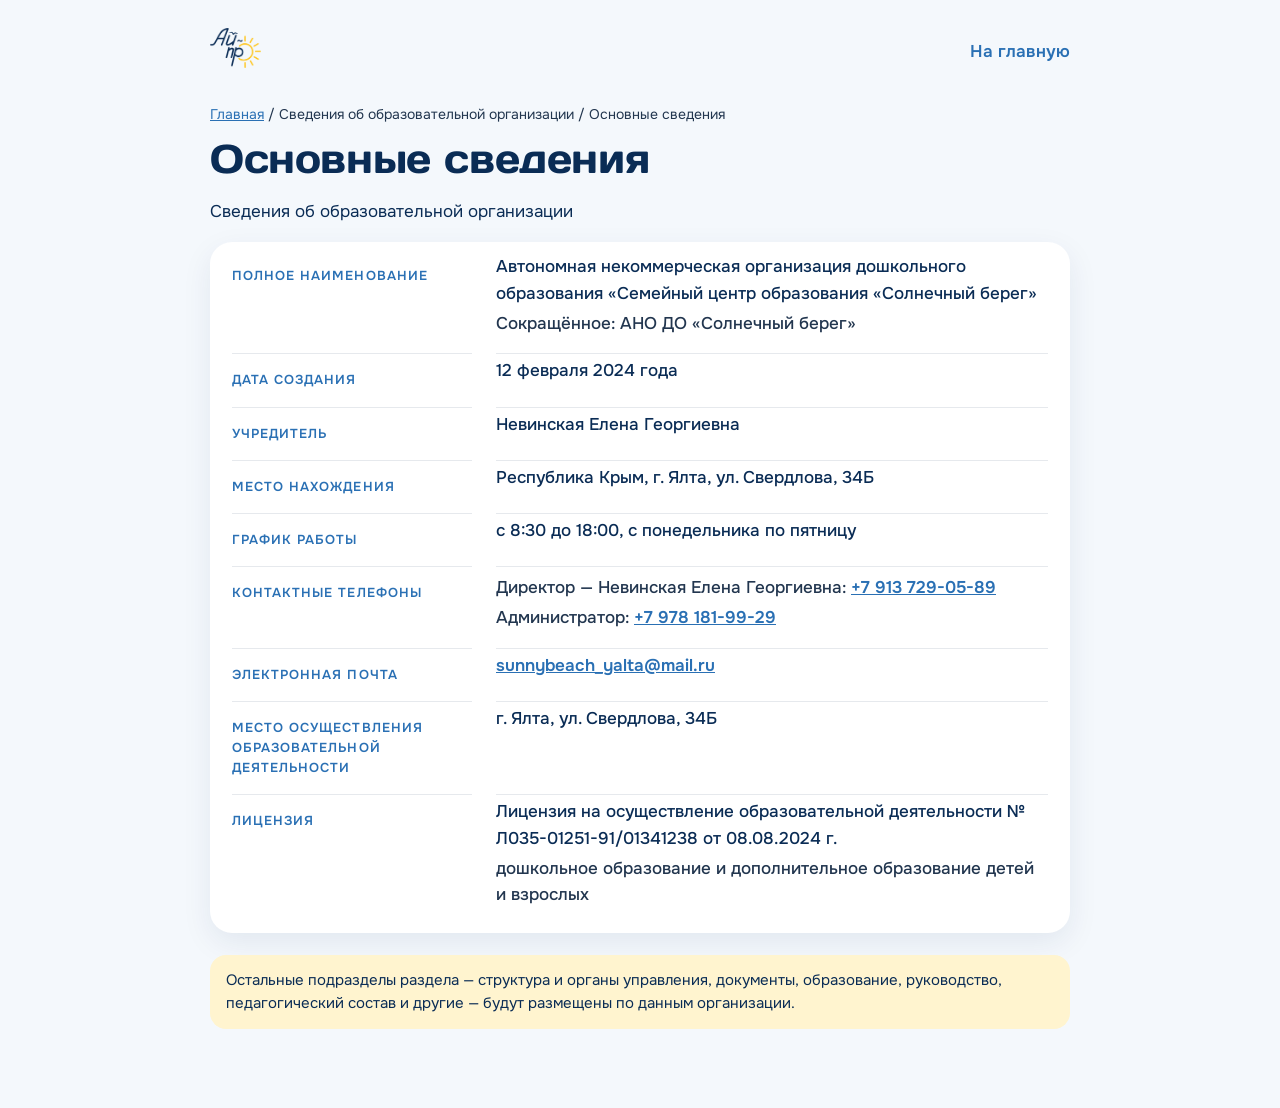
<file: sveden/common/index.html>
<!doctype html>
<html lang="ru">
<head>
<meta charset="utf-8">
<meta name="viewport" content="width=device-width, initial-scale=1">
<title>Основные сведения · АНО ДО «Солнечный берег»</title>
<link rel="icon" type="image/svg+xml" href="../../assets/favicon.svg">
<link rel="preconnect" href="https://fonts.googleapis.com"><link rel="preconnect" href="https://fonts.gstatic.com" crossorigin>
<link rel="stylesheet" href="https://fonts.googleapis.com/css2?family=Days+One&family=Onest:wght@400;500;600&display=swap">
<style>
:root{--navy:#0A2C55;--blue:#2A70B4;--ink:#22364F}
*{box-sizing:border-box}
body{margin:0;background:#F4F8FC;color:var(--navy);font:400 17px/1.55 "Onest",system-ui,-apple-system,"Segoe UI",Arial,sans-serif;-webkit-text-size-adjust:100%}
.w{max-width:900px;margin:0 auto;padding:28px max(20px,env(safe-area-inset-left)) 64px}
.top{display:flex;align-items:center;justify-content:space-between;gap:16px;margin-bottom:28px}
.top img{height:40px;width:auto}
.top a{color:var(--blue);font-weight:600;text-decoration:none}
nav.crumbs{font-size:14px;color:var(--ink);margin-bottom:10px}
nav.crumbs a{color:var(--blue)}
h1{margin:0 0 6px;font:400 clamp(26px,5vw,40px)/1.15 "Days One",system-ui,sans-serif;letter-spacing:-.01em}
h2{margin:28px 0 14px;font:400 22px/1.2 "Days One",system-ui,sans-serif}
.card{background:#fff;border-radius:22px;padding:8px 22px;box-shadow:0 10px 30px rgba(10,44,85,.08)}
.kv{margin:0}
.kv dt{padding-top:16px;font-size:13px;font-weight:600;letter-spacing:.08em;text-transform:uppercase;color:var(--blue)}
.kv dd{margin:4px 0 0;padding-bottom:16px;border-bottom:1px solid rgba(10,44,85,.1);font-weight:500}
.kv dd:last-child{border-bottom:0}
.kv__sub,.kv__ph{display:block;margin-top:4px;color:var(--ink)}
.kv a{color:var(--blue);font-weight:600}
.note{margin-top:22px;padding:14px 16px;border-radius:16px;background:#FFF4CF;font-size:15px}
@media (min-width:720px){.kv{display:grid;grid-template-columns:240px 1fr;column-gap:24px}.kv dt{padding-bottom:16px;border-bottom:1px solid rgba(10,44,85,.1)}.kv dt:nth-last-of-type(1){border-bottom:0}}
</style>
</head>
<body>
<div class="w">
  <div class="top"><a href="../../"><img src="../../assets/img/wordmark-aipro-navy.webp" alt="Ай Про — на главную"></a><a href="../../">На главную</a></div>
  <nav class="crumbs" aria-label="Путь"><a href="../../">Главная</a> / Сведения об образовательной организации / Основные сведения</nav>
  <h1>Основные сведения</h1>
  <p>Сведения об образовательной организации</p>
  <div class="card"><dl class="kv kv--org"><dt>Полное наименование</dt><dd>Автономная некоммерческая организация дошкольного образования «Семейный центр образования «Солнечный берег»<span class="kv__sub">Сокращённое: АНО ДО «Солнечный берег»</span></dd><dt>Дата создания</dt><dd>12 февраля 2024 года</dd><dt>Учредитель</dt><dd>Невинская Елена Георгиевна</dd><dt>Место нахождения</dt><dd>Республика Крым, г. Ялта, ул. Свердлова, 34Б</dd><dt>График работы</dt><dd>с 8:30 до 18:00, с понедельника по пятницу</dd><dt>Контактные телефоны</dt><dd><span class="kv__ph">Директор — Невинская Елена Георгиевна: <a href="tel:+79137290589">+7 913 729-05-89</a></span><span class="kv__ph">Администратор: <a href="tel:+79781819929">+7 978 181-99-29</a></span></dd><dt>Электронная почта</dt><dd><a href="mailto:sunnybeach_yalta@mail.ru">sunnybeach_yalta@mail.ru</a></dd><dt>Место осуществления образовательной деятельности</dt><dd>г. Ялта, ул. Свердлова, 34Б</dd><dt>Лицензия</dt><dd>Лицензия на осуществление образовательной деятельности № Л035-01251-91/01341238 от 08.08.2024 г.<span class="kv__sub">дошкольное образование и дополнительное образование детей и взрослых</span></dd></dl></div>
  <p class="note">Остальные подразделы раздела — структура и органы управления, документы, образование, руководство, педагогический состав и другие — будут размещены по данным организации.</p>
</div>
</body>
</html>
</file>
<file: assets/css/site.css>
/* =====================================================================
   Ай Про (IPROSCHOOL) — версия A «День под солнцем»
   Солнце из логотипа ведёт по странице: рассвет в видео, утро у особняка,
   главы по часам (08:30 уроки, 12:40 обед, 14:30 после уроков, 18:00 домой), закат, ночь.
   Небо за страницей (.sky) смешивает assets/js/site.js по прокрутке; всё листается только вниз.
   ===================================================================== */

:root{
  /* у Days One одно начертание — запрещаем браузеру дорисовывать жирный */
  --navy:#0A2C55; --navy-2:#123D6E; --blue:#2A70B4; --sky-l:#D8EBF9; --sun:#FCC41C; --sun-d:#E5AE00;
  --night:#0A121C; --ink:#0A2C55; --ink-2:#3E5470; --white:#fff;
  --display:"Days One","Onest",system-ui,-apple-system,"Segoe UI",Arial,sans-serif;
  --text:"Onest",-apple-system,BlinkMacSystemFont,"Segoe UI",Roboto,Arial,sans-serif;
  --gut:max(20px,env(safe-area-inset-left,0px)); --gut-r:max(20px,env(safe-area-inset-right,0px));
  --max:1320px;
  --r-xl:36px; --r-l:28px; --r-m:22px; --r-s:14px;
  --ease:cubic-bezier(.2,.7,.1,1);
  /* цвета текста главы */
  --fg:var(--navy); --muted:#22364F; --line:rgba(10,44,85,.14); --chip:var(--navy); --chip-fg:#fff; --icon:var(--navy);
  color-scheme:light;
}
.sc--dark{--fg:#fff; --muted:rgba(255,255,255,.9); --line:rgba(255,255,255,.18); --chip:var(--sun); --chip-fg:var(--navy); --icon:var(--sun)}

*,*::before,*::after{box-sizing:border-box}
[hidden]{display:none !important}
html{background:var(--navy);scroll-behavior:smooth;overflow-x:clip;-webkit-text-size-adjust:100%}
body{margin:0;font-synthesis-weight:none;background:transparent;color:var(--fg);font:400 16px/1.55 var(--text);-webkit-font-smoothing:antialiased;-moz-osx-font-smoothing:grayscale;overflow-x:clip}
h1,h2,h3,h4,p,ul,ol,dl,dd,figure,blockquote{margin:0}
ul,ol{padding:0;list-style:none}
img,video,canvas,svg{display:block;max-width:100%}
a{color:inherit}
button{font:inherit;color:inherit}
:focus-visible{outline:3px solid var(--sun);outline-offset:3px;border-radius:6px}
.sprite{position:absolute;width:0;height:0;overflow:hidden}
.i{width:22px;height:22px;flex:none;fill:none;stroke:currentColor;stroke-width:1.9;stroke-linecap:round;stroke-linejoin:round}
.skip{position:fixed;left:12px;top:-60px;z-index:200;padding:10px 16px;border-radius:999px;background:var(--sun);color:var(--navy);font-weight:600;text-decoration:none}
.skip:focus{top:12px}
.wrap{width:100%;max-width:calc(var(--max) + 80px);margin-inline:auto;padding-left:var(--gut);padding-right:var(--gut-r)}
.vh{position:absolute;width:1px;height:1px;margin:-1px;padding:0;overflow:hidden;clip:rect(0 0 0 0);white-space:nowrap;border:0}

/* ---------- небо по времени суток ----------
   У каждой главы своё небо (--s1 сверху, --s2 снизу); вверху оно плавно перетекает из неба предыдущей главы (--s0).
   Где светлая глава сменяется тёмной (или наоборот), новая глава заходит листом со скруглённым верхом. */
.sc{--band:min(36vh,320px);background:linear-gradient(180deg,var(--s0,var(--s1)) 0,var(--sb,var(--s1)) calc(var(--band) * .5),var(--s1) var(--band),var(--s2) 100%)}
.sc + .sc{margin-top:-1px}  /* без волоска между главами */
/* светлая ↔ тёмная: переход длиннее, текст главы начинается после него */
.sc.is-cut{--band:clamp(180px,26vh,260px)}
.sc.is-cut:not(.hero):not(.night){padding-top:calc(var(--band) + 24px)}

/* ---------- типографика ---------- */
/* надзаголовок главы: маленькое солнце из логотипа и обычная фраза */
.kick{display:flex;align-items:center;gap:10px;font:600 17px/1.3 var(--text);color:var(--fg)}
.kick::before{content:"";flex:none;width:24px;height:24px;background:url("data:image/svg+xml,%3Csvg xmlns=%22http://www.w3.org/2000/svg%22 viewBox=%22-100 -100 200 200%22%3E%3Cpath d=%22M -51.96 -30 A 60 60 0 1 1 -51.96 30%22 fill=%22none%22 stroke=%22%23FCC41C%22 stroke-width=%2216%22 stroke-linecap=%22round%22/%3E%3Cg stroke=%22%23FCC41C%22 stroke-width=%2216%22 stroke-linecap=%22round%22%3E%3Cpath d=%22M0 -78V-96%22/%3E%3Cpath d=%22M39 -67.5L48 -83%22/%3E%3Cpath d=%22M67.5 -39L83 -48%22/%3E%3Cpath d=%22M78 0H96%22/%3E%3Cpath d=%22M67.5 39L83 48%22/%3E%3Cpath d=%22M39 67.5L48 83%22/%3E%3Cpath d=%22M0 78V96%22/%3E%3C/g%3E%3C/svg%3E") center/contain no-repeat}
.h2{margin-top:16px;font:400 clamp(30px,7.4vw,72px)/1.12 var(--display);letter-spacing:-.012em;color:var(--fg);max-width:18ch;text-wrap:balance}
.h2--xl{font-size:clamp(34px,8.6vw,96px);max-width:15ch}
.h2--long{font-size:clamp(22px,7vw,76px)}
.h2 em,.h3 em{font-style:normal;color:var(--chip-fg);background:var(--chip);padding:0 .18em;border-radius:.22em;box-decoration-break:clone;-webkit-box-decoration-break:clone}
/* плашка выделения выше строки шрифта (1,25 em): строки с ней разводим, чтобы она не налезала на соседние слова */
.h2:has(em),.h3:has(em){line-height:1.38}
.h3{font:400 clamp(22px,4.6vw,40px)/1.1 var(--display);letter-spacing:-.012em;color:var(--fg);text-wrap:balance}
.lead{margin-top:18px;max-width:40ch;font:500 clamp(18px,1.5vw,21px)/1.5 var(--text);color:var(--fg)}

/* кнопки и ссылки */
.pill{display:inline-flex;align-items:center;justify-content:center;gap:10px;min-height:52px;padding:0 24px;border:0;border-radius:999px;background:var(--navy);color:#fff;font:600 16px/1.1 var(--text);text-decoration:none;cursor:pointer;transition:transform .25s var(--ease),background-color .25s}
.pill:hover{transform:translateY(-2px)}
.pill--sun{background:var(--sun);color:var(--navy)}
.pill--sun:hover{background:#FFD23F}
.pill--green{background:#1E8E4E;color:#fff}
.pill .i{width:20px;height:20px}
.more{display:inline-flex;align-items:center;gap:8px;font:600 15px/1.2 var(--text);color:inherit;text-decoration:none;border:0;background:none;padding:0;cursor:pointer}
.more .i{width:18px;height:18px;transition:transform .25s var(--ease)}
a:hover > .more .i,button:hover > .more .i,.more:hover .i{transform:translateX(4px)}
.more--pill{margin-top:28px;min-height:52px;padding:0 24px;border-radius:999px;background:var(--navy);color:#fff}

/* список с мини-иконками: тонкая иконка, без плашек */
.il{display:grid;margin-top:26px;border-top:1px solid var(--line)}
.il li{display:flex;align-items:center;gap:14px;padding:15px 0;border-bottom:1px solid var(--line);font:500 17px/1.35 var(--text);color:var(--fg)}
.il .i{width:26px;height:26px;color:var(--icon)}
.il--big li{font-size:18px;padding:17px 0}
.il--2{grid-template-columns:1fr}

/* ---------- шапка ---------- */
.hd{position:fixed;z-index:60;left:0;right:0;top:0;display:flex;align-items:center;gap:10px;padding:calc(10px + env(safe-area-inset-top,0px)) var(--gut-r) 10px var(--gut);color:#fff;transition:color .35s,background-color .35s,box-shadow .35s;pointer-events:none}
.hd > *{pointer-events:auto}
.hd.is-solid{background:rgba(10,18,28,.42);-webkit-backdrop-filter:blur(14px) saturate(1.4);backdrop-filter:blur(14px) saturate(1.4)}
.hd.is-light{color:var(--navy)}
.hd.is-light.is-solid{background:rgba(255,255,255,.72);box-shadow:0 1px 0 rgba(10,44,85,.08)}
.hd__logo{position:relative;display:block;flex:none;margin-right:auto}
.hd__logo img{height:36px;width:auto;transition:opacity .35s}
.hd__logo.is-catch{animation:catch .7s var(--ease)}
@keyframes catch{40%{transform:scale(1.18) rotate(-4deg)}100%{transform:none}}
.hd__logo .n{position:absolute;left:0;top:0;opacity:0}
.hd.is-light .hd__logo .n{opacity:1}.hd.is-light .hd__logo .w{opacity:0}
.hd__ch{display:none}
.hd__cta{min-height:44px;padding:0 18px;font-size:14.5px}
.hd__menu{display:inline-flex;align-items:center;gap:10px;height:44px;min-width:44px;padding:0 13px;border:1.5px solid currentColor;border-radius:999px;background:transparent;cursor:pointer}
.hd__bars{display:grid;gap:5px;width:17px}
.hd__bars i{display:block;height:1.8px;border-radius:2px;background:currentColor}
.hd__lbl{display:none;font:600 14.5px/1 var(--text)}

/* ---------- 1. солнце открывает школу ---------- */
.pin{position:sticky;top:0;height:100vh;height:100svh;overflow:hidden}
.hero{height:260vh;background:var(--navy);color:#fff}
.hero .pin{background:radial-gradient(60% 45% at 50% 56%,rgba(252,196,28,.24),rgba(252,196,28,0) 70%),var(--navy)}
.hero__win{position:absolute;inset:0;clip-path:circle(var(--r,20vmin) at var(--mx,50%) var(--my,56%));opacity:var(--winop,1);will-change:clip-path}
.hero__win video{width:100%;height:100%;object-fit:cover}
.hero__win::after{content:"";position:absolute;inset:0;background:linear-gradient(180deg,rgba(6,18,36,.78),rgba(6,18,36,.3) 34%,rgba(6,18,36,.1) 55%,rgba(6,18,36,.7) 86%,rgba(6,18,36,.85));opacity:var(--shade,0)}
.hero__tint{position:absolute;inset:0;background:var(--sun);mix-blend-mode:multiply;opacity:var(--tint,.36)}
.hero__ring{position:absolute;left:var(--cx,50%);top:var(--cy,56%);width:var(--s,74vmin);height:var(--s,74vmin);translate:-50% -50%;overflow:visible;pointer-events:none;opacity:var(--ringop,1)}
.hero__rays{transform-origin:0 0;animation:spin 60s linear infinite}
/* «Инновационное образовательное пространство» — по кругу между солнцем и лучами, медленно вращается */
.hero__orb{transform-origin:0 0;animation:spin 48s linear infinite reverse;opacity:var(--orbop,1)}
.hero__orb text{font:600 8px var(--text);fill:#fff}
@media (prefers-reduced-motion: no-preference){html.js:not(.a11y) .hero__eyebrow{width:1px;height:1px;overflow:hidden;clip:rect(0 0 0 0);white-space:nowrap}}  /* текст для экранного диктора; глазами — по кругу */
@keyframes spin{to{transform:rotate(360deg)}}
.hero__eyebrow{position:absolute;left:var(--gut);right:var(--gut-r);top:calc(76px + env(safe-area-inset-top,0px));font:600 17px/1.35 var(--text);color:#fff;text-shadow:0 1px 14px rgba(6,18,36,.55);opacity:var(--eye,1);z-index:2}
.hero__eyebrow span{display:none}
.hero__h{position:absolute;inset:0;pointer-events:none;opacity:var(--hop,1);font:400 clamp(38px,12.2vw,150px)/.98 var(--display);letter-spacing:-.012em;color:#fff}
.hero__h .row{position:absolute;display:flex;flex-direction:column;gap:0 .26em}
.hero__h .r1{left:var(--gut);top:15%;align-items:flex-start}
.hero__h .r2{right:var(--gut-r);bottom:8.5%;align-items:flex-end}
.hero__h .l{display:block;white-space:nowrap;text-shadow:0 2px 24px rgba(6,18,36,.25);will-change:transform}
.hero__h .acc{color:var(--sun)}
.hero__hint{position:absolute;left:50%;bottom:calc(16px + env(safe-area-inset-bottom,0px));translate:-50% 0;display:grid;justify-items:center;gap:8px;font:600 11px/1 var(--text);letter-spacing:.2em;text-transform:uppercase;color:rgba(255,255,255,.75);text-decoration:none;opacity:var(--hint,1)}
.hero__hint::after{content:"";width:1.5px;height:28px;background:linear-gradient(var(--sun),transparent);animation:drip 1.8s var(--ease) infinite}
@keyframes drip{0%{transform:scaleY(0);transform-origin:top}50%{transform:scaleY(1);transform-origin:top}51%{transform-origin:bottom}100%{transform:scaleY(0);transform-origin:bottom}}

/* ---------- главы: общие отступы ---------- */
.sc{position:relative;color:var(--fg)}
.news,.concept,.programs,.food,.teachers,.safety,.extra,.transfer,.summer,.reviews,.admission,.gallery,.signup{padding-block:clamp(84px,12vw,150px) clamp(56px,8vw,110px)}

/* ---------- новости ---------- */
.news{padding-top:clamp(64px,9vw,110px)}
.news__h{font:400 clamp(26px,6.4vw,44px)/1.1 var(--display);letter-spacing:-.012em;color:var(--navy)}
.carousel--news{margin-top:22px}
.news__list{grid-auto-columns:min(84%,380px)}
.news__card{scroll-snap-align:start;display:flex;flex-direction:column;gap:10px;min-height:190px;padding:24px 22px 22px;border-radius:var(--r-l);background:#fff;color:var(--navy);box-shadow:0 14px 40px rgba(10,44,85,.1),0 2px 6px rgba(10,44,85,.05)}
.news__card img{width:calc(100% + 44px);max-width:none;margin:-24px -22px 6px;aspect-ratio:16/9;object-fit:cover;border-radius:var(--r-l) var(--r-l) 0 0}
.news__card h3{font:400 clamp(19px,4.6vw,22px)/1.22 var(--display);letter-spacing:-.012em}
.news__card p{font:500 16px/1.45 var(--text);color:#22364F}
.news__meta{display:flex;gap:10px;font-size:13.5px;font-weight:600;color:#22364F}
.news__meta:empty{display:none}
.news__tag{padding:4px 10px;border-radius:999px;background:#EEF5FC}
.news__more{margin-top:auto;padding-top:8px;display:inline-flex;align-items:center;gap:8px;font-weight:700;text-decoration:none;color:var(--blue)}
.news__more .i{width:18px;height:18px}
.news__card.is-pin{background:var(--navy);color:#fff;box-shadow:0 16px 36px rgba(10,44,85,.22),0 2px 6px rgba(10,44,85,.1)}
.news__card.is-pin p{color:rgba(255,255,255,.88)}
.news__card.is-pin .news__more{color:var(--sun)}
.carousel--news .carousel__nav button{border-color:rgba(10,44,85,.3);color:var(--navy)}
.carousel--news .carousel__nav button:hover{background:rgba(10,44,85,.06)}

/* ---------- концепция ---------- */
.concept__head .lead{margin-top:20px}
.cols{display:grid;grid-template-columns:1fr 1fr;gap:12px;margin-top:84px;padding:0 12px}
.col{display:grid;gap:12px;align-content:start;will-change:transform}
.col:nth-child(3){display:none}
.col figure{border-radius:var(--r-m);overflow:hidden;background:#dfe9f3}
.col img{width:100%;height:auto;aspect-ratio:var(--ar,3/4);object-fit:cover}
.nums{display:grid;grid-template-columns:1fr 1fr;gap:10px;margin-top:110px}
.num{position:relative;display:flex;flex-direction:column;justify-content:flex-end;min-height:168px;padding:18px 16px 16px;border-radius:var(--r-l);background:#EEF5FC;color:var(--navy);overflow:hidden}
.num:nth-child(1){background:var(--navy);color:#fff}
.num:nth-child(2){background:var(--sun)}
.num:nth-child(3){background:var(--sky-l)}
.num:nth-child(4){background:var(--blue);color:#fff}
.num__i{position:absolute;right:14px;top:14px;width:26px;height:26px;opacity:.9}
.num:nth-child(1) .num__i{color:var(--sun)}
.num b{display:block;font:400 clamp(28px,10.5vw,96px)/1 var(--display);letter-spacing:-.012em;font-variant-numeric:tabular-nums;white-space:nowrap}
.num:last-child b{font-size:clamp(15px,4.9vw,40px);line-height:1.2}
.num:last-child span{margin-top:10px}
.num span{display:block;margin-top:8px;font:500 16px/1.35 var(--text)}
.grps{display:grid;gap:12px;margin-top:56px}
.grp{padding:28px 22px 14px;border-radius:var(--r-xl)}
.grp h3{font:400 clamp(22px,5vw,34px)/1.1 var(--display);letter-spacing:-.012em}
.grp .il{margin-top:18px}
.grp li:last-child{border-bottom:0}
.grp--deep{background:var(--navy);color:#fff;--fg:#fff;--line:rgba(255,255,255,.16);--icon:var(--sun)}
.grp--light{background:#fff;color:var(--navy);--icon:var(--blue)}

/* ---------- о школе: 3D-особняк ---------- */
.estate{height:250vh;position:relative}
.estate .pin{background:#fff}
.estate canvas,.nightseq canvas{position:absolute;inset:0;width:100%;height:100%}
.seq__poster{position:absolute;inset:0;width:100%;height:100%;object-fit:contain;transition:opacity .4s}
.is-live .seq__poster{opacity:0}
.estate__head{position:absolute;left:0;right:0;top:calc(84px + env(safe-area-inset-top,0px));opacity:var(--headop,1);translate:0 calc((var(--headop,1) - 1) * 30px)}
.estate__head .h2{font-size:clamp(28px,7.4vw,58px);max-width:16ch}
.pins{position:absolute;inset:0;pointer-events:none}
.pins li{position:absolute;left:0;top:0;opacity:0;translate:0 8px;transition:opacity .45s,translate .45s var(--ease)}
.pins li.on{opacity:1;translate:0 0;pointer-events:auto}
.pinb{display:flex;align-items:center;gap:8px;padding:0;border:0;background:none;cursor:pointer;font:inherit}
.pinb::before{content:"";flex:none;width:16px;height:16px;border-radius:50%;background:var(--sun);box-shadow:0 0 0 4px #fff,0 0 0 5px rgba(10,44,85,.15),0 6px 18px rgba(10,44,85,.25);animation:pinpulse 2.2s ease-in-out infinite}
@keyframes pinpulse{50%{box-shadow:0 0 0 4px #fff,0 0 0 11px rgba(252,196,28,.35),0 6px 18px rgba(10,44,85,.25)}}
.pinb span{display:inline-flex;align-items:center;gap:6px;padding:8px 10px 8px 13px;border-radius:999px;background:var(--navy);color:#fff;font:600 13.5px/1.2 var(--text);white-space:nowrap;box-shadow:0 8px 22px rgba(10,44,85,.22);transition:background-color .2s}
.pinb .pinb__plus{width:20px;height:20px;padding:3px;margin-right:-3px;border-radius:50%;background:var(--sun);color:var(--navy);stroke-width:2.6}
.pinb:hover span,.pinb:focus-visible span{background:var(--blue)}
.pins li.l .pinb{flex-direction:row-reverse}
.estate__tip-unused{display:inline-flex;align-items:center;gap:10px;margin-top:16px;padding:9px 14px;border-radius:999px;background:#EEF5FC;color:var(--navy);font:600 14px/1.25 var(--text)}
.estate__tip i{width:10px;height:10px;border-radius:50%;background:var(--sun);box-shadow:0 0 0 3px rgba(252,196,28,.3);animation:pinpulse2 1.6s ease-in-out infinite}
@keyframes pinpulse2{50%{box-shadow:0 0 0 7px rgba(252,196,28,.12)}}
.pinsheet{padding:0}
.pinsheet__ph{position:relative;aspect-ratio:16/9;background:#dfe9f3}
.pinsheet__ph img{width:100%;height:100%;object-fit:cover}
.pinsheet__ph .xbtn{position:absolute;right:14px;top:14px}
.pinsheet .sheet__body{padding-top:22px;gap:8px}
.pinsheet__t{margin-top:8px;font:400 clamp(24px,6vw,34px)/1.1 var(--display);letter-spacing:-.012em}
.pinsheet .il{margin-top:12px}
.pinsheet__go{margin-top:18px}
.pinsheet__go .pill{width:100%}
.estate__veil{position:absolute;inset:0;background:linear-gradient(180deg,transparent 38%,rgba(14,26,43,.7) 78%,#0E1A2B 100%);opacity:var(--arr,0);pointer-events:none}
.estate__fade{position:relative;height:clamp(110px,20vh,190px);margin-top:-6px;background:linear-gradient(180deg,#0E1A2B 0%,#0E1A2B 6px,rgba(14,26,43,.5) 40%,rgba(255,255,255,0) 100%)}  /* заходит на край сцены — без светлой полоски */
html:not(.js) .estate__fade,html.a11y .estate__fade{display:none}
@media (prefers-reduced-motion: reduce){.estate__fade{display:none}}
.estate__arrive{position:absolute;left:0;right:0;bottom:calc(92px + env(safe-area-inset-bottom,0px));color:#fff;opacity:var(--arr,0);translate:0 calc((1 - var(--arr,0)) * 30px)}
.estate__arrive b{display:block;font:400 clamp(32px,11vw,150px)/.95 var(--display);letter-spacing:-.012em;color:var(--sun);text-shadow:0 6px 40px rgba(0,0,0,.3)}
.estate__arrive p{margin-top:12px;font:600 clamp(18px,4.6vw,30px)/1.2 var(--text);text-shadow:0 2px 20px rgba(0,0,0,.5)}
.about__more{padding-block:8px clamp(64px,9vw,120px)}
.inside__head .h2{max-width:20ch}
.inside__grid{display:grid;grid-template-columns:1fr 1fr;gap:10px;margin-top:32px}
.in-t{position:relative;border-radius:var(--r-m);overflow:hidden;background:#dfe9f3;aspect-ratio:1/1}
.in-t:nth-child(3n+1){grid-column:1/-1;aspect-ratio:16/10}
.in-t:first-child{aspect-ratio:4/5}
.in-t img,.in-t video{width:100%;height:100%;object-fit:cover}
.in-t::after{content:"";position:absolute;inset:0;background:linear-gradient(180deg,rgba(6,18,36,0) 50%,rgba(6,18,36,.78));pointer-events:none}
.in-t figcaption{position:absolute;z-index:1;left:14px;right:14px;bottom:14px;font:400 clamp(16px,4.4vw,26px)/1.08 var(--display);letter-spacing:-.012em;color:#fff;text-wrap:balance}
.in-t:first-child figcaption,.in-t:nth-child(3n+1) figcaption{font-size:clamp(22px,6vw,34px)}
.inside .more--pill{margin-top:24px}
.director{margin-top:64px;max-width:900px}
.director blockquote{position:relative;padding-top:64px;font:500 clamp(22px,3.2vw,34px)/1.38 var(--text);letter-spacing:-.004em;color:var(--navy)}
.director blockquote::before{content:"«";position:absolute;left:-.04em;top:-28px;font:400 96px/1 var(--display);color:var(--sun)}
.director figcaption{margin-top:18px;font-size:15px;font-weight:600;color:var(--ink-2)}

/* ---------- время дня: заголовок главы ---------- */
.th{margin-bottom:6px}
.th__sky{position:relative;height:clamp(56px,13vw,110px);margin-bottom:10px}
.th__arc{position:absolute;inset:0;width:100%;height:100%;overflow:visible}
.th__arc path{fill:none;stroke:currentColor;stroke-width:2;stroke-dasharray:2 10;stroke-linecap:round;opacity:.35;vector-effect:non-scaling-stroke}
.th__sun{position:absolute;width:clamp(48px,12vw,84px);height:clamp(48px,12vw,84px);translate:-50% -50%}
.th__sun .sun{width:100%;height:100%;overflow:visible}
.sun__rays{transform-origin:0 0;animation:spin 40s linear infinite}
.th__t{font:400 clamp(74px,24vw,240px)/.8 var(--display);letter-spacing:-.02em;margin-left:-.04em;font-variant-numeric:tabular-nums;white-space:nowrap;color:var(--fg)}
.th__s{margin-top:10px;font:400 clamp(19px,4.8vw,34px)/1.15 var(--display);letter-spacing:-.012em;color:var(--fg)}
.th + .h2{margin-top:30px}

/* ---------- программы: карточки ступеней складываются в стопку ---------- */
.stack{display:grid;gap:16px;margin-top:36px}
.lvl{position:sticky;top:calc(78px + env(safe-area-inset-top,0px));display:grid;place-items:center;min-height:min(74svh,640px);padding:24px;border-radius:var(--r-xl);text-decoration:none;color:#fff;background:var(--navy);box-shadow:0 -10px 40px rgba(10,44,85,.16);overflow:hidden;isolation:isolate;}
.lvl__bg{position:absolute;inset:0;z-index:-2;width:100%;height:100%;object-fit:cover;transition:transform .8s var(--ease)}
.lvl:hover .lvl__bg{transform:scale(1.04)}
.lvl::before{content:"";position:absolute;inset:0;z-index:-1;background:radial-gradient(80% 60% at 50% 50%,rgba(6,18,36,.5),rgba(6,18,36,.2) 70%),linear-gradient(180deg,rgba(6,18,36,.35),rgba(6,18,36,.15) 40%,rgba(6,18,36,.55))}
.lvl::after{content:"";position:absolute;inset:0;background:#06121F;opacity:calc(var(--q,0) * .35);pointer-events:none}
.lvl__n{position:absolute;left:22px;top:20px;font:400 22px/1 var(--display);letter-spacing:-.012em;color:var(--sun)}
.lvl__c{display:grid;justify-items:center;gap:12px;text-align:center;max-width:22ch}
.lvl__lvl{font:500 clamp(17px,4.4vw,22px)/1.2 var(--text);text-shadow:0 2px 16px rgba(0,0,0,.4)}
.lvl__t{font:400 clamp(30px,9vw,92px)/.98 var(--display);letter-spacing:-.012em;text-transform:uppercase;text-shadow:0 4px 30px rgba(0,0,0,.35);text-wrap:balance}
.lvl__chip{margin-top:4px;padding:10px 18px;border-radius:14px;background:rgba(10,18,28,.62);-webkit-backdrop-filter:blur(8px);backdrop-filter:blur(8px);font:600 clamp(18px,4.8vw,26px)/1 var(--text)}
.lvl__a{font:500 15px/1.35 var(--text);opacity:.92;text-shadow:0 2px 12px rgba(0,0,0,.5)}
.lvl .lvl__go{position:absolute;left:50%;bottom:20px;translate:-50% 0;min-height:48px;padding:0 20px;border-radius:999px;background:#fff;color:var(--navy);white-space:nowrap}

/* ---------- раскладка «текст + фото» ---------- */
.split{display:grid;gap:36px;align-items:center}
.split__txt{min-width:0}
.ph{position:relative;border-radius:var(--r-l);overflow:hidden;background:rgba(255,255,255,.35);box-shadow:0 24px 60px rgba(10,44,85,.16)}
.ph img,.ph video{width:100%;height:100%;object-fit:cover}
.ph--tall{aspect-ratio:4/5}
.ph--wide{aspect-ratio:16/10;margin-top:36px}

/* ---------- педагоги ---------- */
.people{display:grid;grid-template-columns:1fr 1fr;gap:20px 12px;margin-top:40px}
.person__ph{display:block;aspect-ratio:3/4;border-radius:var(--r-m);overflow:hidden;background:rgba(255,255,255,.4)}
.person__ph img{width:100%;height:100%;object-fit:cover;object-position:50% 25%;transition:transform .6s var(--ease)}
.person:hover .person__ph img{transform:scale(1.04)}
.person figcaption{display:grid;gap:4px;margin-top:12px}
.person b{font:400 clamp(16px,3.9vw,22px)/1.15 var(--display);letter-spacing:-.012em}
.person figcaption span{font-size:15.5px;line-height:1.35;font-weight:500;color:var(--muted)}

/* ---------- безопасность ---------- */
.split--safety{margin-top:36px;align-items:start}
.split--safety .ph{aspect-ratio:4/5}
.area{position:absolute;left:14px;right:14px;bottom:14px;display:flex;align-items:center;gap:12px;padding:12px 16px;border-radius:var(--r-m);background:#fff;color:var(--navy);font-size:14.5px;line-height:1.3;font-weight:600}
.area b{flex:none;font:400 30px/1 var(--display);letter-spacing:-.012em}

/* ---------- после уроков ---------- */
.dirs{display:grid;gap:14px;margin-top:36px}
.dirc{position:relative;display:block;padding:0;border:0;border-radius:var(--r-l);overflow:hidden;background:var(--navy);color:#fff;text-align:left;cursor:pointer;aspect-ratio:4/5}
.dirc__ph{position:absolute;inset:0}
.dirc__ph img{width:100%;height:100%;object-fit:cover;transition:transform .7s var(--ease)}
.dirc:hover .dirc__ph img{transform:scale(1.05)}
.dirc::after{content:"";position:absolute;inset:0;background:linear-gradient(180deg,rgba(6,18,36,0) 40%,rgba(6,18,36,.82))}
.dirc__cap{position:absolute;z-index:1;left:20px;right:20px;bottom:20px;display:grid;gap:10px;justify-items:start}
.dirc__cap b{font:400 clamp(28px,7vw,44px)/1 var(--display);letter-spacing:-.012em}
.dirc__cap > span:not(.more){font-size:15px;line-height:1.4;color:rgba(255,255,255,.88)}
.dirc .more{min-height:44px;padding:0 18px;border-radius:999px;background:var(--sun);color:var(--navy)}
.meet{margin-top:72px}
.guests{display:grid;gap:12px;margin-top:28px}
.guest{display:grid;grid-template-columns:56px 1fr;gap:16px;align-items:start;padding:20px;border-radius:var(--r-l);background:rgba(255,255,255,.6)}
.guest__mono{display:grid;place-items:center;width:56px;height:56px;border-radius:50%;background:var(--navy);color:var(--sun);font:400 24px/1 var(--display)}
.guest b{display:block;font:400 18px/1.2 var(--display);letter-spacing:-.012em}
.guest__what{display:block;margin-top:4px;font-size:14px;font-weight:600;color:var(--blue)}
.guest p{margin-top:8px;font-size:15px;line-height:1.45;color:var(--ink-2)}

/* ---------- трансфер ---------- */
.transfer .ph{aspect-ratio:4/3}
.route{position:relative;height:150px;margin-top:40px}
.route > svg{position:absolute;left:0;top:0;width:100%;height:100%;overflow:visible}
.route__line{fill:none;stroke:rgba(10,44,85,.35);stroke-width:2.5;stroke-dasharray:3 10;stroke-linecap:round;vector-effect:non-scaling-stroke}
.route__done{fill:none;stroke:var(--navy);stroke-width:4;stroke-linecap:round;vector-effect:non-scaling-stroke}
.route__pt{position:absolute;width:max-content;display:grid;justify-items:center;gap:6px;font-size:13px;font-weight:600;translate:-50% -50%}
.route__pt .i{width:44px;height:44px;padding:11px;border-radius:50%;background:#fff;color:var(--navy);box-shadow:0 6px 18px rgba(10,44,85,.15)}
.route__pt--a{left:7%;top:75%}
.route__pt--b{left:93%;top:25%}
.route__bus{position:absolute;left:0;top:0;display:grid;place-items:center;width:52px;height:52px;border-radius:50%;background:var(--sun);color:var(--navy);box-shadow:0 8px 24px rgba(10,44,85,.25);translate:calc(var(--bx,0px) - 50%) calc(var(--by,0px) - 50%);rotate:var(--br,0deg)}
.route__bus .i{width:26px;height:26px}

/* ---------- летний клуб ---------- */
.summer .il{margin-top:32px}
.eps{display:grid;gap:12px;margin-top:40px}
.ep{display:grid;grid-template-columns:112px 1fr;border-radius:var(--r-l);overflow:hidden;background:rgba(255,255,255,.7)}
.ep__ph{display:block;min-height:132px}
.ep__ph img{width:100%;height:100%;object-fit:cover}
.ep__txt{display:grid;gap:4px;align-content:center;padding:16px 18px}
.ep__k{font:600 12px/1.2 var(--text);letter-spacing:.14em;text-transform:uppercase;color:var(--blue)}
.ep h3{font:400 19px/1.15 var(--display);letter-spacing:-.012em}
.ep p{font-size:14.5px;line-height:1.4;color:var(--ink-2)}

/* ---------- отзывы на закате ---------- */
.rating{display:inline-flex;align-items:center;flex-wrap:wrap;gap:10px 14px;margin-top:28px;padding:14px 18px;border-radius:var(--r-l);background:rgba(255,255,255,.1);border:1px solid rgba(255,255,255,.18);color:#fff;text-decoration:none}
.rating > b{font:400 30px/1 var(--display);letter-spacing:-.012em}
.rating__t{font-size:15px;font-weight:500}
.rating__go{display:inline-flex;align-items:center;gap:6px;padding:7px 12px;border-radius:999px;background:var(--sun);color:var(--navy);font:600 13.5px/1 var(--text)}
.rating__go .i{width:15px;height:15px}
.stars{position:relative;display:inline-flex}
.stars__bg,.stars__fg{display:inline-flex;gap:3px}
.stars__bg{color:rgba(255,255,255,.28)}
.stars__fg{position:absolute;inset:0 auto 0 0;width:calc(var(--v) * 100%);overflow:hidden;color:var(--sun)}
.stars .i{width:20px;height:20px;fill:currentColor;stroke:none}
.carousel{margin-top:32px}
.carousel__track{display:grid;grid-auto-flow:column;grid-auto-columns:min(86%,400px);gap:14px;overflow-x:auto;scroll-snap-type:x mandatory;scroll-padding-inline:var(--gut);margin-inline:calc(var(--gut) * -1);padding:16px var(--gut) 46px;margin-block:-16px -38px;scrollbar-width:none;overscroll-behavior-x:contain}
.carousel__track::-webkit-scrollbar{display:none}
.carousel__track:focus-visible{outline:3px solid var(--sun);outline-offset:-3px}
.review{scroll-snap-align:start;display:flex;flex-direction:column;gap:16px;padding:24px 24px 22px;border-radius:var(--r-l);background:#fff;color:var(--navy);box-shadow:0 18px 50px rgba(6,18,36,.25)}
.review__mk{display:grid;place-items:center;width:42px;height:42px;border-radius:12px;background:var(--sun);color:var(--navy)}
.review__mk .i{width:22px;height:22px;fill:currentColor;stroke:none}
.review blockquote{flex:1;font-size:17px;line-height:1.55;color:var(--navy)}
.review blockquote b{font-weight:600;color:var(--blue)}
.review figcaption{display:grid;gap:3px;padding-top:16px;border-top:1px solid rgba(10,44,85,.1)}
.review figcaption b{font-weight:700}
.review figcaption span{font-size:14px;color:var(--ink-2)}
.carousel__nav{display:flex;gap:10px;margin-top:18px}
.carousel__nav button{display:grid;place-items:center;width:52px;height:52px;border-radius:50%;border:1.5px solid rgba(255,255,255,.45);background:transparent;color:#fff;cursor:pointer;transition:background-color .2s,opacity .2s}
.carousel__nav button:hover{background:rgba(255,255,255,.12)}
.carousel__nav button:disabled{opacity:.35;cursor:default}

/* ---------- поступление ---------- */
.adm{display:grid;gap:28px;margin-top:40px}
.steps{position:relative;display:grid;gap:12px;counter-reset:st}
.steps li{position:relative;display:grid;grid-template-columns:52px 1fr;gap:16px;align-items:center;padding:18px;border-radius:var(--r-l);background:rgba(255,255,255,.08);border:1px solid rgba(255,255,255,.14)}
.step__n{display:grid;place-items:center;width:52px;height:52px;border-radius:50%;background:var(--sun);color:var(--navy);font:400 24px/1 var(--display)}
.steps p{display:grid;gap:6px;font:500 16.5px/1.45 var(--text);color:var(--muted)}
.steps b{font:400 clamp(20px,5vw,26px)/1.15 var(--display);letter-spacing:-.012em;color:#fff}
.price{padding:28px 22px;border-radius:var(--r-xl);background:#fff;color:var(--navy)}
.price__lbl{font:600 12.5px/1.2 var(--text);letter-spacing:.14em;text-transform:uppercase;color:var(--blue)}
.price__lbl + .price__h{margin-top:12px}
.price__h{font:400 clamp(26px,6.4vw,44px)/1.06 var(--display);letter-spacing:-.012em}
.price__sub{margin-top:10px;font-size:16px;color:var(--ink-2)}
.price__sub + .price__lbl{display:block;margin-top:26px;padding-top:22px;border-top:1px solid rgba(10,44,85,.12)}
.price__inc{display:grid;gap:2px;margin-top:12px}
.price__inc li{display:flex;align-items:center;gap:12px;padding:8px 0;font-weight:500;font-size:16px}
.price__inc .i{width:20px;height:20px;color:#1E8E4E}
.price__sale{display:flex;align-items:center;gap:14px;margin-top:18px;padding:14px 16px;border-radius:var(--r-m);background:#FFF4CF;font-size:15px}
.price__sale b{display:block}
.price__sale .i{width:26px;height:26px}
.price__go{margin-top:22px;width:100%}
.doclink{display:grid;grid-template-columns:auto 1fr auto;align-items:center;gap:14px;padding:18px 0;border-top:1px solid var(--line);border-bottom:1px solid var(--line);color:#fff;text-decoration:none}
.doclink b{display:block;font-weight:600}
.doclink small{display:block;font-size:14px;color:var(--muted)}
.doclink .i{color:var(--sun)}

/* ---------- галерея ---------- */
.albs{display:grid;grid-template-columns:1fr 1fr;gap:12px;margin-top:36px}
.alb{position:relative;display:block;padding:0;border:0;border-radius:var(--r-l);overflow:hidden;background:var(--navy-2);color:#fff;text-align:left;cursor:pointer;aspect-ratio:1/1}
.alb:first-child,.alb:last-child:nth-child(even){grid-column:1/-1;aspect-ratio:16/11}
.alb__ph{position:absolute;inset:0}
.alb__ph img{width:100%;height:100%;object-fit:cover;transition:transform .7s var(--ease)}
.alb:hover .alb__ph img{transform:scale(1.05)}
.alb::after{content:"";position:absolute;inset:0;background:linear-gradient(180deg,rgba(6,18,36,0) 45%,rgba(6,18,36,.8))}
.alb__cap{position:absolute;z-index:1;left:14px;right:14px;bottom:14px;display:grid;gap:4px}
.alb__cap b{font:400 clamp(17px,4.4vw,28px)/1.05 var(--display);letter-spacing:-.012em}
.alb__cap small{font-size:13px;color:rgba(255,255,255,.85)}

/* ---------- ночь ---------- */
.night{background:var(--night);color:#fff}
.nightseq{height:260vh;position:relative}
.nightseq .pin{background:var(--night)}
.nightseq .pin::after{content:"";position:absolute;inset:0 0 auto;z-index:1;height:min(30vh,260px);background:linear-gradient(180deg,#0A121C 0%,rgba(10,18,28,.8) 35%,rgba(10,18,28,0));pointer-events:none}
.night__bye,.night__cta{z-index:2}
.night__bye{position:absolute;left:var(--gut);right:var(--gut-r);top:calc(96px + env(safe-area-inset-top,0px));font:400 clamp(42px,12.4vw,150px)/.95 var(--display);letter-spacing:-.012em;color:#fff;opacity:var(--bye,1);translate:0 calc((var(--bye,1) - 1) * 30px)}
.night__cta{position:absolute;left:0;right:0;bottom:calc(36px + env(safe-area-inset-bottom,0px));display:flex;align-items:center;gap:18px;flex-wrap:wrap;opacity:var(--cta,0);translate:0 calc((1 - var(--cta,0)) * 30px)}
.is-run:not(.cta-on) .night__cta{pointer-events:none}
.night__cta p{flex:1 1 220px;max-width:32ch;font-size:16px;line-height:1.45;color:rgba(255,255,255,.88)}
.badge{position:relative;width:132px;height:132px;flex:none;border-radius:50%;background:var(--sun);color:var(--navy);display:grid;place-items:center;text-decoration:none;box-shadow:0 0 0 10px rgba(252,196,28,.16),0 20px 60px rgba(252,196,28,.25)}
.badge__ring{position:absolute;inset:8px;width:calc(100% - 16px);height:calc(100% - 16px);animation:spin 14s linear infinite}
.badge__ring text{font:700 9.4px var(--text);letter-spacing:1.25px;fill:var(--navy)}
.badge__arrow.i{width:34%;height:34%;stroke-width:2.2;transition:transform .3s var(--ease)}
.badge:hover .badge__arrow{transform:rotate(45deg)}

/* ---------- запись и подвал ---------- */
.signup{background:var(--night);color:#fff;padding-top:clamp(56px,8vw,100px)}
.split--signup{align-items:start}
.signup__call{margin-top:16px;font-size:16px;color:var(--muted)}
.signup__call a{color:#fff;font-weight:600;text-decoration:none;border-bottom:1.5px solid var(--sun)}
.formcard{padding:24px 20px;border-radius:var(--r-xl);background:#fff;color:var(--navy)}
.form{display:grid;gap:14px}
.field{display:grid;gap:8px}
.field > span{font:600 12.5px/1.2 var(--text);letter-spacing:.12em;text-transform:uppercase;color:var(--ink-2)}
.field i{font-style:normal;color:#C2410C}
.field input{width:100%;min-height:54px;padding:14px 16px;border-radius:var(--r-s);border:1.5px solid rgba(10,44,85,.18);background:#F5F8FC;font:500 17px/1.2 var(--text);color:var(--navy);transition:border-color .2s,box-shadow .2s}
.field input:focus{outline:none;border-color:var(--blue);box-shadow:0 0 0 4px rgba(42,112,180,.2)}
.field__err{display:none;font-size:13.5px;color:#B42318}
.field.is-bad input{border-color:#D92D20}
.field.is-bad .field__err{display:block}
.form__go{width:100%;margin-top:6px}
.form__note{text-align:center;font-size:14px;font-weight:600;color:var(--ink-2)}
.sent{display:grid;gap:14px;justify-items:start}
.sent:focus{outline:none}
.sent__ok{display:grid;place-items:center;width:52px;height:52px;border-radius:50%;background:#1E8E4E;color:#fff}
.sent h3{font:400 26px/1.1 var(--display);letter-spacing:-.012em}
.sent p{font-size:16px;color:var(--ink-2)}
.sent__btns{display:flex;flex-wrap:wrap;gap:10px}
.msgr{display:inline-flex;align-items:center;gap:8px;min-height:44px;padding:0 16px;border-radius:999px;background:#EEF4FA;color:var(--navy);font-weight:600;font-size:15px;text-decoration:none}
.msgr .i{width:18px;height:18px}
.sb{display:inline-grid;place-items:center;min-width:22px;height:22px;padding-inline:4px;border-radius:6px;background:var(--navy);color:#fff;font:700 10px/1 var(--text)}
.linkbtn{padding:6px 0;border:0;background:none;text-decoration:underline;text-underline-offset:3px;cursor:pointer;font-weight:600;color:var(--ink-2)}
.foot{display:grid;gap:28px;margin-top:80px;padding-top:40px;border-top:1px solid rgba(255,255,255,.12);color:rgba(255,255,255,.82)}
.foot__brand img{width:120px;height:auto}
.foot__brand p{margin-top:12px;max-width:30ch;font-size:15px}
.foot__contacts{display:grid;gap:8px;font-size:16px}
.foot__contacts a{color:#fff;text-decoration:none}
.foot__phone{font:400 24px/1.2 var(--display);letter-spacing:-.012em}
.socials{display:flex;flex-wrap:wrap;gap:8px}
.socials a{display:inline-flex;align-items:center;gap:8px;min-height:40px;padding:0 14px;border-radius:999px;background:rgba(255,255,255,.1);color:#fff;font-weight:600;font-size:14.5px;text-decoration:none}
.socials--row{margin-top:8px}
.foot__map{position:relative;border-radius:var(--r-l);overflow:hidden;background:#1a2433;aspect-ratio:4/3}
.foot__map iframe{width:100%;height:100%;border:0}
.foot__maplink{position:absolute;left:12px;bottom:12px;display:inline-flex;align-items:center;gap:8px;min-height:40px;padding:0 14px;border-radius:999px;background:#fff;color:var(--navy);font-weight:600;font-size:14px;text-decoration:none}
.foot__bottom{display:flex;flex-wrap:wrap;gap:12px 22px;align-items:center;padding-top:20px;border-top:1px solid rgba(255,255,255,.1);font-size:14px}
.foot__bottom a,.foot__bottom button{display:inline-flex;align-items:center;gap:8px;color:rgba(255,255,255,.85);text-decoration:none;background:none;border:0;padding:0;cursor:pointer;font-size:14px}
.foot__bottom .i{width:18px;height:18px}

/* ---------- кнопка «Вопросы?» ---------- */
.ask{position:fixed;z-index:55;right:calc(14px + env(safe-area-inset-right,0px));bottom:calc(14px + env(safe-area-inset-bottom,0px));display:inline-flex;align-items:center;gap:8px;height:52px;padding:0 18px 0 14px;border:0;border-radius:999px;background:var(--navy);color:#fff;font:600 15px/1 var(--text);box-shadow:0 10px 30px rgba(6,18,36,.3);cursor:pointer;transition:opacity .3s,transform .3s var(--ease)}
.ask .i{width:24px;height:24px;color:var(--sun)}
.ask.is-hidden{opacity:0;transform:translateY(20px);pointer-events:none}

/* ---------- окна ---------- */
dialog{padding:0;border:0;max-width:none;max-height:none;color:var(--navy);background:#fff}
dialog::backdrop{background:rgba(6,18,36,.55);-webkit-backdrop-filter:blur(4px);backdrop-filter:blur(4px)}
html.modal-open{overflow:hidden}
.xbtn{display:grid;place-items:center;width:46px;height:46px;flex:none;border:0;border-radius:50%;background:var(--navy);color:#fff;cursor:pointer}
.xbtn .i{width:22px;height:22px}
/* меню */
.drawer{position:fixed;inset:0 0 0 auto;width:min(480px,100%);height:100%;margin:0;overflow:auto}
.drawer[open]{animation:slidein .35s var(--ease)}
@keyframes slidein{from{transform:translateX(30px);opacity:0}}
.drawer__in{display:grid;gap:22px;padding:calc(16px + env(safe-area-inset-top,0px)) 20px calc(28px + env(safe-area-inset-bottom,0px))}
.drawer__top{display:flex;align-items:center;justify-content:space-between}
.drawer__logo img{height:40px;width:auto}
.menu{display:grid}
.menu a{display:flex;align-items:center;justify-content:space-between;gap:14px;padding:13px 0;border-bottom:1px solid rgba(10,44,85,.1);font:400 19px/1.2 var(--display);letter-spacing:-.012em;text-decoration:none;color:var(--navy)}
.menu a[aria-current="true"]{color:var(--blue)}
.menu .menu__doc{font:600 15px/1.3 var(--text);letter-spacing:0;justify-content:flex-start;color:var(--ink-2)}
.drawer__cta{display:flex;align-items:center;justify-content:space-between;gap:12px;padding:18px 20px;border-radius:var(--r-l);background:var(--sun);color:var(--navy);text-decoration:none}
.drawer__cta b{display:block;font:400 17px/1.2 var(--display);letter-spacing:-.008em}
.drawer__cta small{display:block;margin-top:4px;font-size:14px}
.drawer__contacts{display:grid;gap:14px}
.drawer__phone,.drawer__addr{display:flex;gap:12px;align-items:center;text-decoration:none;color:var(--navy);font-weight:600}
.drawer__phone small,.drawer__addr small{display:block;font-weight:500;font-size:14px;color:var(--ink-2)}
.drawer .socials a{background:#EEF4FA;color:var(--navy)}
.a11y-toggle{display:inline-flex;align-items:center;gap:10px;min-height:44px;padding:0 16px;border:1.5px solid rgba(10,44,85,.2);border-radius:999px;background:none;color:var(--navy);font-weight:600;cursor:pointer;justify-self:start}
.a11y-toggle--link{border:0;padding:0;min-height:0;color:rgba(255,255,255,.85)}
/* программа */
.pm{position:fixed;inset:0;width:100%;height:100%;margin:0;overflow:auto;overscroll-behavior:contain}
.pm[open]{animation:rise .4s var(--ease)}
@keyframes rise{from{transform:translateY(24px);opacity:0}}
.pm__bar{position:sticky;top:0;z-index:2;display:flex;align-items:center;justify-content:space-between;gap:12px;padding:calc(10px + env(safe-area-inset-top,0px)) 16px 10px 20px;background:rgba(255,255,255,.9);-webkit-backdrop-filter:blur(12px);backdrop-filter:blur(12px);font-size:14px}
.pm__hero{padding:24px 20px 32px;background:var(--pmbg,var(--sun));color:var(--pmfg,var(--navy))}
.pm--primary{--pmbg:var(--sky-l)}
.pm--middle{--pmbg:var(--blue);--pmfg:#fff}
.pm--senior{--pmbg:var(--navy);--pmfg:#fff}
.pm__hero-in{display:grid;gap:22px;max-width:1100px;margin-inline:auto}
.pm__lvl{font:600 12.5px/1.2 var(--text);letter-spacing:.14em;text-transform:uppercase}
.pm__t{margin-top:10px;font:400 clamp(36px,10vw,84px)/1 var(--display);letter-spacing:-.012em}
.pm__aud{margin-top:10px;font-size:17px;font-weight:500}
.pm__ph{display:block;border-radius:var(--r-l);overflow:hidden;aspect-ratio:4/3}
.pm__ph img{width:100%;height:100%;object-fit:cover}
.pm__body{display:grid;gap:36px;max-width:1100px;margin-inline:auto;padding:28px 20px calc(48px + env(safe-area-inset-bottom,0px))}
.pm__toc{display:flex;flex-wrap:wrap;gap:8px}  /* оглавление переносится на строки — без бокового листания */
.pm__toc a{flex:none;display:inline-flex;align-items:center;gap:8px;min-height:40px;padding:0 14px;border-radius:999px;background:#EEF4FA;color:var(--navy);font-weight:600;font-size:14px;text-decoration:none}
.pm__toc b{color:var(--blue)}
.dsec{scroll-margin-top:80px}
.dsec h3{font:400 clamp(22px,5vw,34px)/1.1 var(--display);letter-spacing:-.012em}
.dsec__h{display:flex;flex-wrap:wrap;align-items:baseline;gap:8px 14px}
.note{font-size:14px;font-weight:600;color:var(--ink-2)}
.bl{display:grid;margin-top:16px;border-top:1px solid rgba(10,44,85,.1)}
.bl li{display:flex;gap:12px;align-items:flex-start;padding:13px 0;border-bottom:1px solid rgba(10,44,85,.1);font-size:16px}
.bl li .i{margin-top:2px;color:#1E8E4E}
.bl li.hl .i{color:var(--sun-d)}
.bl li b{font-weight:600}
.bl li small{display:block;margin-top:4px;font-size:14.5px;color:var(--ink-2)}
.sub{margin-top:16px}
.tag{display:inline-block;padding:5px 12px;border-radius:999px;background:#EEF4FA;font-size:13px;font-weight:600;color:var(--ink-2)}
.tag--fill{background:var(--navy);color:#fff}
.dl2{display:flex;flex-wrap:wrap;gap:8px;margin-top:12px}
.dl2 li{padding:9px 14px;border-radius:999px;background:#F2F6FB;font-size:15px;font-weight:500}
.dl2--fill li{background:#FFF4CF}
.times{display:grid;margin-top:14px;border-top:1px solid rgba(10,44,85,.1)}
.times li{display:grid;grid-template-columns:76px 1fr;gap:12px;padding:12px 0;border-bottom:1px solid rgba(10,44,85,.1);font-size:16px}
.times time{font:400 17px/1.3 var(--display);letter-spacing:-.008em;color:var(--blue);font-variant-numeric:tabular-nums}
.pn{display:grid;grid-template-columns:1fr 1fr;gap:10px}
.pn a{display:grid;gap:4px;padding:16px;border-radius:var(--r-m);background:#F2F6FB;text-decoration:none;color:var(--navy)}
.pn a:last-child{text-align:right}
.pn small{font-size:13px;color:var(--ink-2)}
.pn b{font:400 17px/1.2 var(--display);letter-spacing:-.008em}
.pm__cta{display:flex;flex-wrap:wrap;align-items:center;justify-content:space-between;gap:14px;padding:20px;border-radius:var(--r-l);background:var(--navy);color:#fff;font:400 18px/1.2 var(--display);letter-spacing:-.008em}
/* сведения */
.sheet{position:fixed;inset:auto 0 0 0;width:100%;max-height:92vh;margin:0;border-radius:var(--r-xl) var(--r-xl) 0 0;overflow:auto}
.sheet[open]{animation:rise .35s var(--ease)}
.sheet__bar{position:sticky;top:0;display:flex;align-items:center;justify-content:space-between;gap:12px;padding:18px 18px 12px 22px;background:#fff}
.sheet__bar h2{font:400 20px/1.2 var(--display);letter-spacing:-.012em}
.sheet__body{display:grid;gap:14px;padding:6px 22px calc(28px + env(safe-area-inset-bottom,0px))}
.label{margin-top:10px;font:600 12.5px/1.2 var(--text);letter-spacing:.14em;text-transform:uppercase;color:var(--blue)}
.docs__list{display:grid;gap:12px}
.docs__list li{display:flex;gap:14px;align-items:flex-start;font-size:15px;color:var(--ink-2)}
.docs__list b{display:block;color:var(--navy);font-weight:600;font-size:16px}
.docs__list .i{color:var(--blue);margin-top:2px}
.kv{display:grid;grid-template-columns:auto 1fr;gap:8px 16px;font-size:15px}
.kv--org{grid-template-columns:1fr;gap:0}
.kv--org dt{padding-top:12px;font-size:13px;font-weight:600;letter-spacing:.06em;text-transform:uppercase}
.kv--org dd{margin:3px 0 0;padding-bottom:12px;border-bottom:1px solid rgba(10,44,85,.1);font-weight:500;font-size:15.5px;line-height:1.45}
.kv--org dd:last-child{border-bottom:0}
.kv__sub,.kv__ph{display:block;margin-top:3px;font-weight:400;color:var(--ink-2)}
.kv--org a{color:var(--blue);font-weight:600}
.docs__page{color:var(--blue);margin-top:-4px}
.kv dt{color:var(--ink-2)}
.kv dd{font-weight:600}
.ph-note{padding:14px 16px;border-radius:var(--r-m);background:#FFF4CF;font-size:15px}
/* альбом */
.album{position:fixed;inset:0;width:100%;height:100%;margin:0;overflow:auto}
.album__bar{position:sticky;top:0;z-index:2;display:flex;align-items:center;justify-content:space-between;gap:12px;padding:calc(12px + env(safe-area-inset-top,0px)) 16px 12px 20px;background:rgba(255,255,255,.92);-webkit-backdrop-filter:blur(12px);backdrop-filter:blur(12px)}
.album__bar h2{font:400 clamp(22px,5vw,32px)/1.1 var(--display);letter-spacing:-.012em}
.album__body{max-width:1200px;margin-inline:auto;padding:0 16px calc(40px + env(safe-area-inset-bottom,0px))}
.album__tabs{display:flex;flex-wrap:wrap;gap:8px;padding:4px 0 14px}
.album__tabs button{flex:none;display:inline-flex;align-items:center;gap:8px;min-height:42px;padding:0 16px;border:0;border-radius:999px;background:#EEF4FA;color:var(--navy);font-weight:600;cursor:pointer}
.album__tabs button.is-on{background:var(--navy);color:#fff}
.album__tabs small{font-size:12px;opacity:.7}
.album__sub{margin:-4px 0 14px;font-size:15px;color:var(--ink-2)}
.album__grid{display:grid;grid-template-columns:1fr 1fr;gap:8px}
.album__it{position:relative;display:block;padding:0;border:0;border-radius:var(--r-m);overflow:hidden;aspect-ratio:1/1;background:#e9eef4;cursor:pointer}
.album__it img{width:100%;height:100%;object-fit:cover}
.album__play{position:absolute;left:10px;bottom:10px;display:grid;place-items:center;width:38px;height:38px;border-radius:50%;background:rgba(255,255,255,.92);color:var(--navy)}
.album__play .i{width:18px;height:18px;fill:currentColor}
/* просмотр */
.lightbox{position:fixed;inset:0;width:100%;height:100%;margin:0;background:#05090f;color:#fff;display:grid;place-items:center}
.lightbox:not([open]){display:none}
.lightbox__stage{width:100%;height:100%;display:grid;place-items:center;padding:64px 12px 84px}
.lightbox__stage img,.lightbox__stage video{max-width:100%;max-height:100%;object-fit:contain;border-radius:var(--r-s)}
.lightbox__x{position:absolute;right:calc(14px + env(safe-area-inset-right,0px));top:calc(14px + env(safe-area-inset-top,0px));background:rgba(255,255,255,.14)}
.lightbox__cap{position:absolute;left:16px;right:16px;bottom:calc(22px + env(safe-area-inset-bottom,0px));text-align:center;font-size:14px;color:rgba(255,255,255,.85)}
.lightbox__nav{position:absolute;top:50%;translate:0 -50%;display:grid;place-items:center;width:48px;height:48px;border:0;border-radius:50%;background:rgba(255,255,255,.14);color:#fff;cursor:pointer}
.lightbox__nav--prev{left:10px}.lightbox__nav--next{right:10px}
/* помощник */
.helper{position:fixed;inset:auto 0 0 auto;width:min(420px,100%);max-height:min(640px,86vh);margin:0;border-radius:var(--r-xl) var(--r-xl) 0 0;display:none;flex-direction:column;overflow:hidden}
.helper[open]{display:flex;animation:rise .35s var(--ease)}
.helper__bar{display:flex;align-items:center;gap:12px;padding:14px 14px 12px 16px;border-bottom:1px solid rgba(10,44,85,.08)}
.helper__bar > span:nth-child(2){flex:1}
.helper__bar b{display:block;font:400 16px/1.2 var(--display);letter-spacing:-.008em}
.helper__bar small{display:block;font-size:13px;color:var(--ink-2)}
.helper__ava{display:grid;place-items:center;width:44px;height:44px;border-radius:50%;background:var(--navy);padding:6px}
.helper__ava .sun{width:100%;height:100%}
.helper__log{flex:1;overflow:auto;display:grid;align-content:start;gap:8px;padding:16px}
.bub{max-width:85%;padding:11px 14px;border-radius:18px 18px 18px 6px;background:#EEF4FA;font-size:15.5px;line-height:1.45}
.bub--me{justify-self:end;border-radius:18px 18px 6px 18px;background:var(--navy);color:#fff}
.bub--dots{display:flex;gap:5px}
.bub--dots i{width:7px;height:7px;border-radius:50%;background:var(--ink-2);animation:blink 1s infinite}
.bub--dots i:nth-child(2){animation-delay:.15s}.bub--dots i:nth-child(3){animation-delay:.3s}
@keyframes blink{50%{opacity:.25}}
.helper__qs{display:flex;flex-wrap:wrap;gap:8px;padding:12px 16px;border-top:1px solid rgba(10,44,85,.08);max-height:190px;overflow:auto}
.helper__qs button{padding:9px 14px;border:1.5px solid rgba(42,112,180,.35);border-radius:999px;background:#fff;color:var(--blue);font-weight:600;font-size:14px;cursor:pointer}
.helper__foot{padding:10px 16px calc(14px + env(safe-area-inset-bottom,0px));font-size:13.5px;color:var(--ink-2)}
.helper__foot a{color:var(--navy);font-weight:600}

/* ---------- появление ---------- */
html.rv-ready .rv{opacity:0;transform:translateY(26px);transition:opacity .7s var(--ease),transform .8s var(--ease)}
html.rv-ready .rv.is-in{opacity:1;transform:none}
/* слова — обычные строчные элементы: так неразрывный пробел держит «в стоимость» вместе */
html.rv-ready [data-split] .w{opacity:0;filter:blur(6px);transition:opacity .6s var(--ease),filter .7s var(--ease);transition-delay:calc(var(--wi,0) * 40ms)}
html.rv-ready [data-split].is-in .w{opacity:1;filter:none}
html.rv-ready .ph.rv img,html.rv-ready .ph.rv video,html.rv-ready .dirc.rv img,html.rv-ready .person.rv img{scale:1.08;transition:scale 1.2s var(--ease),transform .6s var(--ease)}
html.rv-ready .ph.rv.is-in img,html.rv-ready .ph.rv.is-in video,html.rv-ready .dirc.rv.is-in img,html.rv-ready .person.rv.is-in img{scale:1}

/* ---------- компьютер ---------- */
@media (min-width:600px){
  .il--2{grid-template-columns:1fr 1fr;column-gap:32px}
  .album__grid{grid-template-columns:repeat(3,1fr)}
}
@media (min-width:900px){
  .hd{padding-top:calc(14px + env(safe-area-inset-top,0px));padding-bottom:14px;gap:14px}
  .hd__logo img{height:44px}
  .hd__ch{display:block;margin-right:6px;font:600 14px/1 var(--text);opacity:.85}
  .hd__lbl{display:inline}
  .hd__menu{padding:0 18px 0 15px}
  .hero__h{font-size:clamp(60px,7vw,150px)}
  .hero__h .row{flex-direction:row}
  .hero__h .r1{top:17%}
  .hero__h .r2{bottom:11%}
  .hero__eyebrow{top:calc(96px + env(safe-area-inset-top,0px));font-size:21px}
  .hero__eyebrow span{display:inline;font-weight:500;opacity:.85}
  .news__list{grid-auto-columns:calc((100% - 32px) / 3)}
  .cols{grid-template-columns:repeat(3,1fr);gap:20px;padding-inline:var(--gut)}
  .col{gap:20px}
  .col:nth-child(3){display:grid}
  .nums{grid-template-columns:repeat(4,1fr);gap:16px;margin-top:120px}
  .num{min-height:240px;padding:26px 24px 24px}
  .num b{font-size:clamp(56px,5.6vw,96px)}
  .num:last-child b{font-size:clamp(26px,2.6vw,42px)}
  .num span{font-size:17px}
  .grps{grid-template-columns:1fr 1fr;gap:16px}
  .grp{padding:36px 32px 18px}
  .estate__head .h2{font-size:clamp(34px,3.8vw,58px);max-width:min(36vw,12ch)}
  .inside__grid{grid-template-columns:repeat(6,1fr);grid-auto-rows:clamp(180px,16vw,250px);gap:16px;margin-top:44px}
  .in-t,.in-t:nth-child(3n+1),.in-t:first-child{grid-column:span 2;aspect-ratio:auto}
  .in-t:first-child{grid-column:span 4;grid-row:span 2}
  .in-t figcaption{left:20px;right:20px;bottom:18px;font-size:clamp(18px,1.6vw,26px)}
  .in-t:first-child figcaption{font-size:clamp(28px,2.6vw,40px)}
  .in-t:nth-child(3n+1):not(:first-child) figcaption{font-size:clamp(18px,1.6vw,26px)}
  .director{margin-inline:auto;text-align:center}
  .director blockquote::before{left:50%;translate:-50% 0}
  .stack{gap:24px}
  .lvl{min-height:min(72svh,620px);top:96px}
  .lvl__c{max-width:none}
  .lvl__t{font-size:clamp(48px,5.6vw,84px)}
  .lvl__n{left:32px;top:28px;font-size:28px}
  .lvl .lvl__go{bottom:28px}
  .split{grid-template-columns:minmax(0,1fr) minmax(0,1fr);gap:clamp(40px,6vw,96px)}
  .split .th__t{font-size:clamp(74px,10.5vw,160px)}
  .people{grid-template-columns:repeat(4,1fr);gap:28px 20px}
  .split--safety{grid-template-columns:minmax(0,.9fr) minmax(0,1.1fr)}
  .il--big li{font-size:20px;padding:20px 0}
  .dirs{grid-template-columns:repeat(3,1fr);gap:20px}
  .guests{grid-template-columns:repeat(3,1fr);gap:16px}
  .route{height:180px}
  .eps{grid-template-columns:repeat(3,1fr);gap:16px}
  .ep{grid-template-columns:1fr;grid-template-rows:auto 1fr}
  .ep__ph{aspect-ratio:4/3;min-height:0}
  .ep__txt{padding:20px 22px 24px}
  .carousel__track{grid-auto-columns:calc((100% - 32px) / 3);gap:16px;margin-inline:-20px;padding-inline:20px;scroll-padding-inline:20px}
  .adm{grid-template-columns:minmax(0,.9fr) minmax(0,1.1fr);grid-template-areas:"steps price" "doc price";column-gap:clamp(40px,6vw,96px);align-items:start}
  .steps{grid-area:steps}
  .price{grid-area:price;padding:40px 36px}
  .price__inc{grid-template-columns:1fr 1fr;column-gap:24px}
  .doclink{grid-area:doc}
  .albs{grid-template-columns:repeat(3,1fr);gap:16px}
  .alb,.alb:first-child,.alb:last-child:nth-child(even){grid-column:auto;aspect-ratio:4/3}
  .night__bye{max-width:60%}
  .night__cta{flex-wrap:nowrap}
  .badge{width:156px;height:156px}
  .formcard{padding:36px 32px}
  .foot{grid-template-columns:1fr 1fr 1.2fr;align-items:start}
  .foot__bottom{grid-column:1/-1}
  .pm__hero{padding:48px 40px 56px}
  .pm__hero-in{grid-template-columns:minmax(0,1fr) minmax(0,1fr);align-items:end}
  .pm__body{padding:40px 40px 64px}
  .album__grid{grid-template-columns:repeat(4,1fr);gap:12px}
  .sheet{inset:50% auto auto 50%;translate:-50% -50%;width:min(720px,92vw);max-height:86vh;border-radius:var(--r-xl)}
  .helper{right:24px;bottom:24px;border-radius:var(--r-xl)}
  .pinsheet[open]{display:grid;grid-template-columns:minmax(0,1.05fr) minmax(0,1fr);width:min(980px,92vw)}
  .pinsheet__ph{aspect-ratio:auto;min-height:100%}
  .pinsheet .sheet__body{padding:32px 32px 32px 28px;align-content:start}
}

/* ---------- меньше движения ---------- */
@media (prefers-reduced-motion: reduce){
  html{scroll-behavior:auto}
  .hero,.estate,.nightseq{height:auto}
  .pin{position:relative;height:auto;min-height:100svh}
  .hero__win{clip-path:none}.hero__ring,.hero__hint,.hero__tint{display:none}
  .hero__win::after{opacity:1}
  .estate__head,.night__bye,.night__cta{opacity:1;translate:none}
  .estate__arrive,.estate__veil{display:none}
  .pins li{opacity:1;translate:none}
  .lvl{position:relative;top:auto}
  *,*::before,*::after{animation:none !important;transition-duration:.01ms !important}
}
html:not(.js) .hero{height:auto}
html:not(.js) .pin{position:relative;height:auto;min-height:100svh}
html:not(.js) .hero__win{clip-path:none}
html:not(.js) .hero__win::after{opacity:1}
html:not(.js) .hero__ring,html:not(.js) .hero__tint{display:none}
html:not(.js) .estate,html:not(.js) .nightseq{height:auto}
html:not(.js) .estate__arrive,html:not(.js) .estate__veil{display:none}
html:not(.js) .pins,html:not(.js) .route__bus{display:none}
html:not(.js) .night__cta{opacity:1;translate:none;position:relative;padding-block:24px}
html:not(.js) .hd{background:rgba(10,44,85,.94)}
html:not(.js) .hd__menu,html:not(.js) .ask{display:none}

/* ---------- мелкий текст: не меньше 14–15 px, подписи без капса и разрядки ---------- */
.price__lbl,.pm__lvl,.label,.field > span,.kv--org dt,.ep__k{font:600 14px/1.3 var(--text);text-transform:none;letter-spacing:0}
.hero__hint{font-size:13px;letter-spacing:.1em}
.sb{font-size:11px}
.alb__cap small,.news__meta,.review figcaption span,.doclink small,.drawer__phone small,.drawer__addr small,.bl li small,.person figcaption span,.album__sub,.sent p{font-size:15px}
.tag,.note,.route__pt,.pinb span,.rating__go,.album__tabs button{font-size:14.5px}
.field__err,.helper__foot,.guest__what,.form__note,.foot__maplink,.foot__bottom,.foot__bottom a,.foot__bottom button,.a11y-toggle,.pm__toc a,.helper__qs button,.socials a,.msgr{font-size:15px}
.ep p,.guest p,.news__card p,.lvl__a,.dirc__cap > span:not(.more),.area,.pill,.hd__lbl,.more{font-size:15.5px}
.kv--org dd,.docs__list li{font-size:16px}
.pn small,.pm__bar,.drawer__cta small{font-size:14.5px}
.pm__bar b,.drawer__cta b{font-size:16px}

/* ---------- версия для слабовидящих ---------- */
html.a11y{font-size:112.5%;scroll-behavior:auto}
html.a11y body{font-size:19px;line-height:1.6;color:#000;background:#fff}
html.a11y .sc{background:#fff !important;--fg:#000;--muted:#1a1a1a;--line:#000;--chip:#000;--chip-fg:#fff;--icon:#000;color:#000}
html.a11y .hero,html.a11y .estate,html.a11y .nightseq{height:auto}
html.a11y .pin{position:relative;height:auto;min-height:0}
html.a11y .hero .pin{min-height:80vh}
html.a11y .hero__win{clip-path:none}
html.a11y .hero__win::after{opacity:1}
html.a11y .hero__ring,html.a11y .hero__tint,html.a11y .hero__hint,html.a11y .estate__veil,html.a11y .estate__arrive,html.a11y .night__bye{display:none}
html.a11y .hero__h,html.a11y .hero__eyebrow{color:#fff}
html.a11y .estate canvas,html.a11y .nightseq canvas{display:none}
html.a11y .seq__poster{position:relative;opacity:1 !important;height:auto;max-height:70vh}
html.a11y .estate__head{position:relative;top:auto;padding-top:96px;opacity:1;translate:none}
html.a11y .pins{display:none}
html.a11y .night,html.a11y .signup{background:#fff;color:#000}
html.a11y .night__cta{position:relative;opacity:1;translate:none;padding-block:24px}
html.a11y .night__cta p,html.a11y .signup__call,html.a11y .signup__call a{color:#000}
html.a11y .lvl{position:relative;top:auto;box-shadow:inset 0 0 0 3px #000}
html.a11y .lvl::before{background:rgba(0,0,0,.55)}
html.a11y .lvl .more,html.a11y .more--pill,html.a11y .dirc .more{background:#000 !important;color:#fff !important}
html.a11y .grp,html.a11y .num,html.a11y .steps li,html.a11y .news__card,html.a11y .guest,html.a11y .ep,html.a11y .review,html.a11y .price{background:#fff !important;color:#000 !important;box-shadow:inset 0 0 0 2px #000;-webkit-backdrop-filter:none;backdrop-filter:none}
html.a11y .grp *,html.a11y .num *,html.a11y .steps li *,html.a11y .news__card *,html.a11y .review *,html.a11y .price *{color:#000 !important}
html.a11y .rating,html.a11y .carousel__nav button,html.a11y .steps b,html.a11y .doclink,html.a11y .th__t,html.a11y .th__s{color:#000 !important}
html.a11y .stars__bg{color:#999}
html.a11y .carousel__nav button{border-color:#000}
html.a11y .review{box-shadow:inset 0 0 0 2px #000}
html.a11y .dirc::after,html.a11y .alb::after{background:rgba(0,0,0,.6)}
html.a11y .foot,html.a11y .foot a,html.a11y .foot__bottom a,html.a11y .foot__bottom button,html.a11y .a11y-toggle--link{color:#000}
html.a11y .socials a{background:#fff;color:#000;box-shadow:inset 0 0 0 2px #000}
html.a11y .hd{color:#000;background:#fff}
html.a11y .hd__logo .n{opacity:1}
html.a11y .hd__logo .w{opacity:0}
html.a11y a{text-decoration:underline}
html.a11y :is(.lvl,.dirc,.alb,.rating,.hd__logo,.pill,.news__more){text-decoration:none}
html.a11y *,html.a11y *::before,html.a11y *::after{animation:none !important;transition:none !important}
html.a11y .rv,html.a11y [data-split] .w{opacity:1 !important;transform:none !important;filter:none !important}
html.a11y .ph img,html.a11y .ph video{scale:1 !important}
</file>
